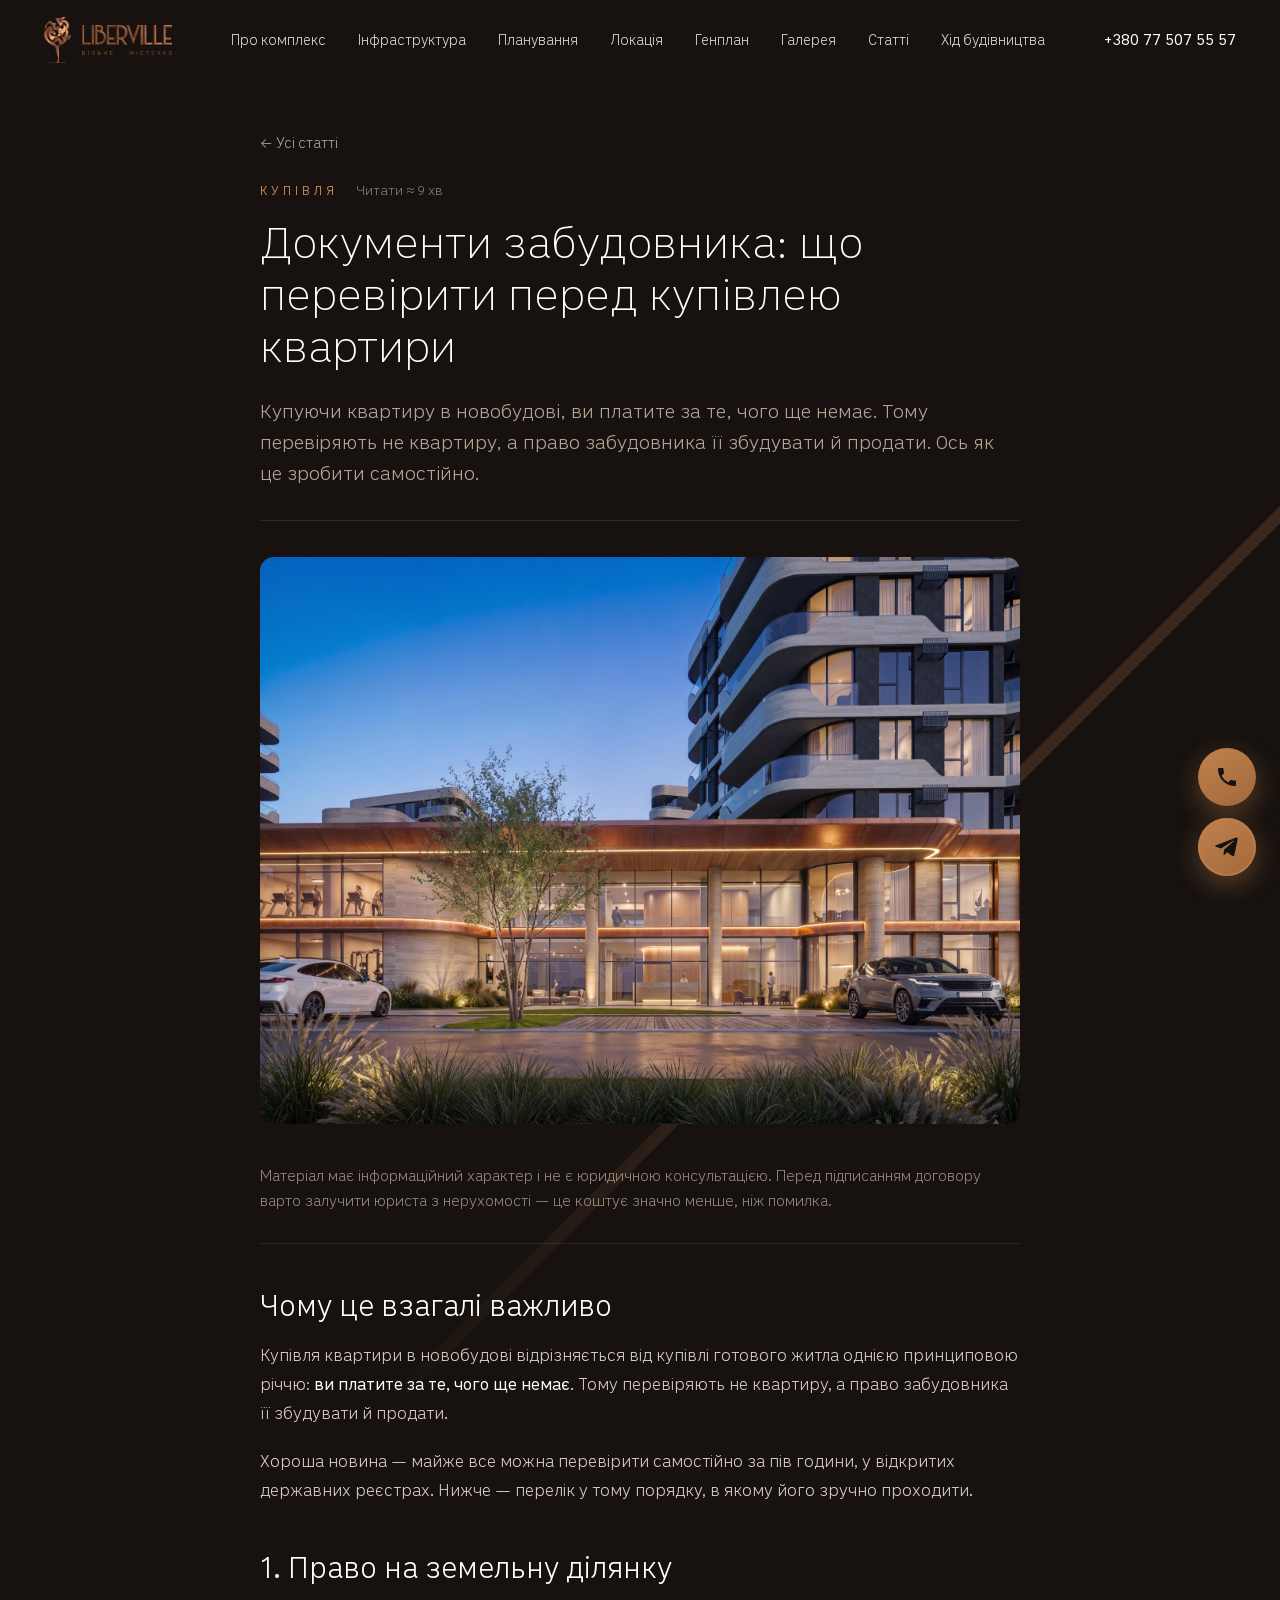
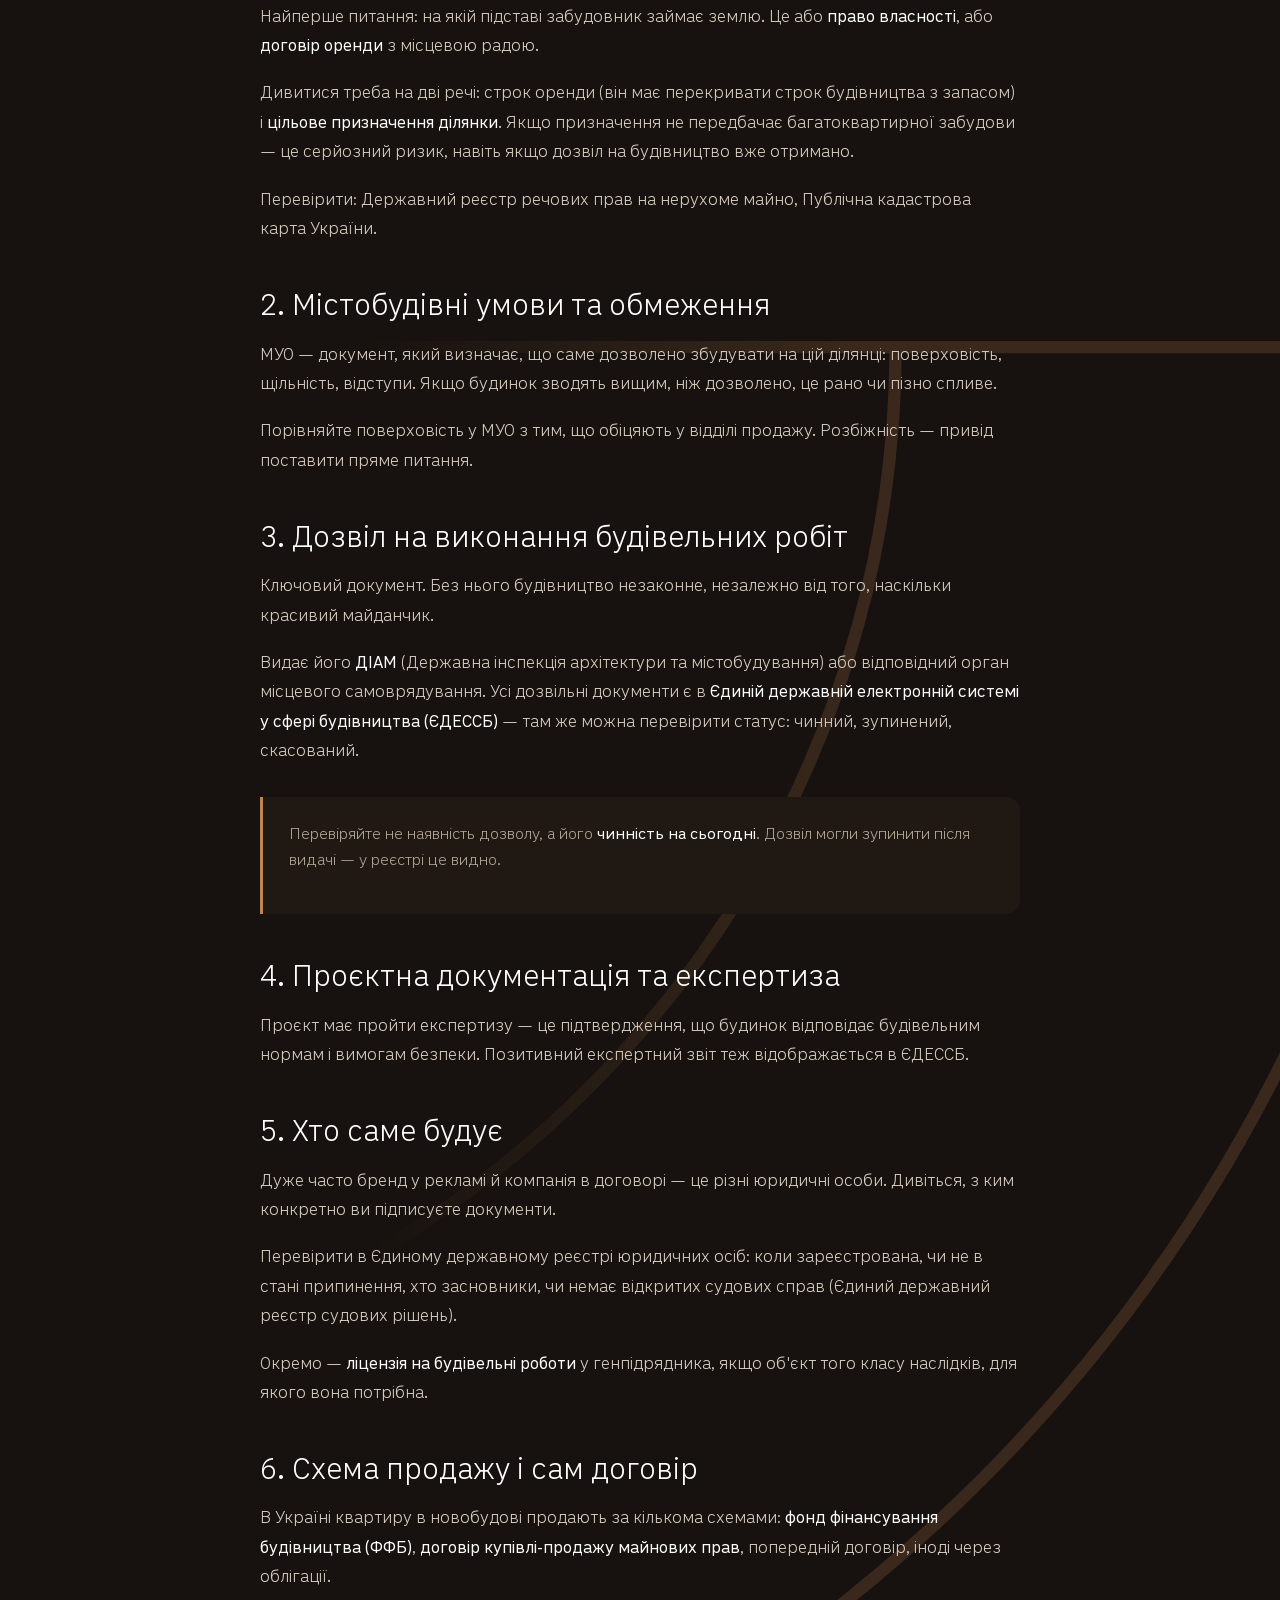
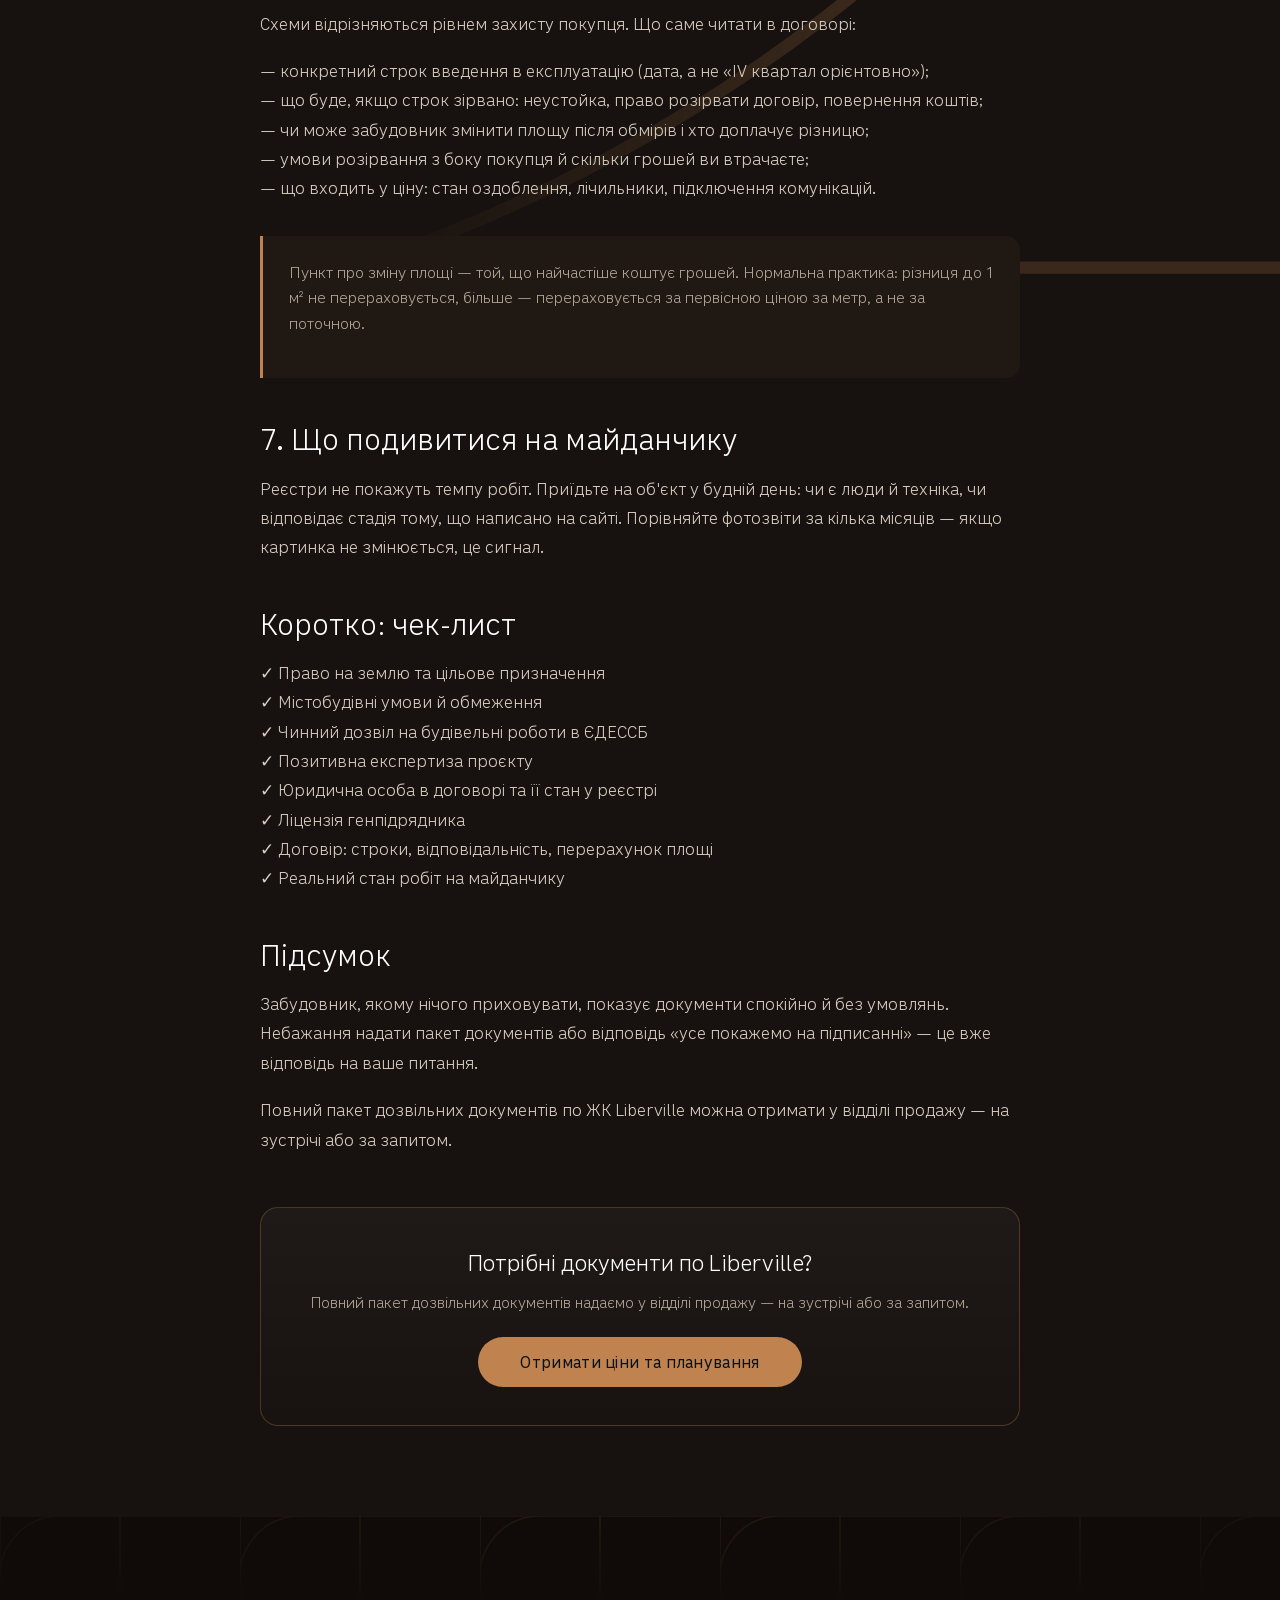
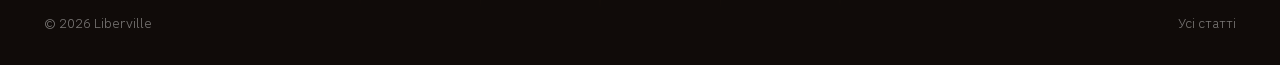
<file: article-dokumenty-novobudova.html>
<!DOCTYPE html>
<html lang="uk">
<head>
  <meta charset="UTF-8">
  <meta name="viewport" content="width=device-width, initial-scale=1.0">

  <!-- Google Tag Manager -->
  <script>(function(w,d,s,l,i){w[l]=w[l]||[];w[l].push({'gtm.start':
  new Date().getTime(),event:'gtm.js'});var f=d.getElementsByTagName(s)[0],
  j=d.createElement(s),dl=l!='dataLayer'?'&l='+l:'';j.async=true;j.src=
  'https://www.googletagmanager.com/gtm.js?id='+i+dl;f.parentNode.insertBefore(j,f);
  })(window,document,'script','dataLayer','GTM-55MV9QTR');</script>
  <!-- End Google Tag Manager -->

  <!-- Google Analytics 4 -->
  <script async src="https://www.googletagmanager.com/gtag/js?id=G-SY2NJYV4XC"></script>
  <script>
    window.dataLayer = window.dataLayer || [];
    function gtag(){dataLayer.push(arguments);}
    gtag('js', new Date());
    gtag('config', 'G-SY2NJYV4XC');
  </script>

  <title>Які документи перевірити перед купівлею квартири в новобудові — Liberville</title>
  <meta name="description" content="Покроковий чек-лист документів забудовника: право на землю, МУО, дозвіл на будівництво в ЄДЕССБ, експертиза проєкту та ключові пункти договору.">
  <link rel="canonical" href="https://liberville.com.ua/article-dokumenty-novobudova.html">
  <meta name="theme-color" content="#17120F">
  <meta property="og:type" content="article">
  <meta property="og:site_name" content="Liberville">
  <meta property="og:title" content="Документи забудовника: що перевірити перед купівлею квартири">
  <meta property="og:description" content="Покроковий чек-лист: що перевірити в реєстрах і на що дивитися в договорі.">
  <meta property="og:url" content="https://liberville.com.ua/article-dokumenty-novobudova.html">
  <meta property="og:image" content="https://liberville.com.ua/assets/img/cam_02.jpg">
  <meta property="og:locale" content="uk_UA">
  <meta name="twitter:card" content="summary_large_image">
  <meta name="twitter:title" content="Документи забудовника: що перевірити перед купівлею квартири">
  <meta name="twitter:image" content="https://liberville.com.ua/assets/img/cam_02.jpg">
  <link rel="icon" href="/favicon.svg" type="image/svg+xml">
  <link rel="manifest" href="/site.webmanifest">
  <link rel="apple-touch-icon" href="/assets/img/apple-touch-icon.png">
  <link rel="preload" href="/assets/fonts/RoadUI-Light.woff2" as="font" type="font/woff2" crossorigin>
  <link rel="preload" href="/assets/fonts/RoadUI-Regular.woff2" as="font" type="font/woff2" crossorigin>
  <link rel="stylesheet" href="css/style.css?v=90f065aa">

  <script type="application/ld+json">
  {
    "@context": "https://schema.org",
    "@type": "Article",
    "headline": "Документи забудовника: що перевірити перед купівлею квартири",
    "description": "Покроковий чек-лист: що перевірити в реєстрах і на що дивитися в договорі.",
    "image": "https://liberville.com.ua/assets/img/cam_02.jpg",
    "inLanguage": "uk",
    "mainEntityOfPage": "https://liberville.com.ua/article-dokumenty-novobudova.html",
    "publisher": {
      "@type": "Organization",
      "name": "Liberville",
      "logo": { "@type": "ImageObject", "url": "https://liberville.com.ua/assets/img/logo-full.svg" }
    },
    "author": { "@type": "Organization", "name": "Liberville" }
  }
  </script>
</head>
<body>
  <!-- Google Tag Manager (noscript) -->
  <noscript><iframe src="https://www.googletagmanager.com/ns.html?id=GTM-55MV9QTR"
  height="0" width="0" style="display:none;visibility:hidden"></iframe></noscript>
  <!-- End Google Tag Manager (noscript) -->

  <header class="header is-scrolled">
    <div class="container header__inner">
      <a href="index.html" class="logo">
        <picture>
          <source srcset="assets/img/logo-mark-bronze.webp" type="image/webp">
          <img src="assets/img/logo-mark-bronze.png" alt="" class="logo__mark">
        </picture>
        <picture>
          <source srcset="assets/img/logo-word-bronze.webp" type="image/webp">
          <img src="assets/img/logo-word-bronze.png" alt="Liberville" class="logo__word">
        </picture>
      </a>
      <nav class="nav" id="nav">
        <a href="index.html#about">Про комплекс</a>
        <a href="index.html#infrastructure">Інфраструктура</a>
        <a href="index.html#plan">Планування</a>
        <a href="index.html#location">Локація</a>
        <a href="index.html#infra-map">Генплан</a>
        <a href="gallery.html">Галерея</a>
        <a href="articles.html">Статті</a>
        <a href="progress.html">Хід будівництва</a>
      </nav>
      <div class="header__right">
        <a href="tel:+380775075557" class="header__phone">+380 77 507 55 57</a>
        <button class="burger" id="burger" aria-label="Меню" aria-expanded="false" aria-controls="nav"><span></span><span></span><span></span></button>
      </div>
    </div>
  </header>

  <article class="article has-pattern has-pattern--right">
    <div class="container">
      <div class="article__wrap">
        <a href="articles.html" class="article__back">← Усі статті</a>

        <div class="article__meta">
          <span class="eyebrow">Купівля</span>
          <span>Читати ≈ 9 хв</span>
        </div>

        <h1>Документи забудовника: що перевірити перед купівлею квартири</h1>

        <p class="article__lead">Купуючи квартиру в новобудові, ви платите за те, чого ще немає. Тому перевіряють не квартиру, а право забудовника її збудувати й продати. Ось як це зробити самостійно.</p>

        <img class="article__cover" src="assets/img/cam_02.jpg" alt="Житловий квартал Liberville у Ходосівці" loading="lazy" decoding="async">

        <div class="article__body">
          <p class="article__lead" style="font-size:15px;opacity:.8">Матеріал має інформаційний характер і не є юридичною консультацією. Перед підписанням договору варто залучити юриста з нерухомості — це коштує значно менше, ніж помилка.</p>

          <h2>Чому це взагалі важливо</h2>
          <p>Купівля квартири в новобудові відрізняється від купівлі готового житла однією принциповою річчю: <strong>ви платите за те, чого ще немає</strong>. Тому перевіряють не квартиру, а право забудовника її збудувати й продати.</p>
          <p>Хороша новина — майже все можна перевірити самостійно за пів години, у відкритих державних реєстрах. Нижче — перелік у тому порядку, в якому його зручно проходити.</p>

          <h2>1. Право на земельну ділянку</h2>
          <p>Найперше питання: на якій підставі забудовник займає землю. Це або <strong>право власності</strong>, або <strong>договір оренди</strong> з місцевою радою.</p>
          <p>Дивитися треба на дві речі: строк оренди (він має перекривати строк будівництва з запасом) і <strong>цільове призначення ділянки</strong>. Якщо призначення не передбачає багатоквартирної забудови — це серйозний ризик, навіть якщо дозвіл на будівництво вже отримано.</p>
          <p>Перевірити: Державний реєстр речових прав на нерухоме майно, Публічна кадастрова карта України.</p>

          <h2>2. Містобудівні умови та обмеження</h2>
          <p>МУО — документ, який визначає, що саме дозволено збудувати на цій ділянці: поверховість, щільність, відступи. Якщо будинок зводять вищим, ніж дозволено, це рано чи пізно спливе.</p>
          <p>Порівняйте поверховість у МУО з тим, що обіцяють у відділі продажу. Розбіжність — привід поставити пряме питання.</p>

          <h2>3. Дозвіл на виконання будівельних робіт</h2>
          <p>Ключовий документ. Без нього будівництво незаконне, незалежно від того, наскільки красивий майданчик.</p>
          <p>Видає його <strong>ДІАМ</strong> (Державна інспекція архітектури та містобудування) або відповідний орган місцевого самоврядування. Усі дозвільні документи є в <strong>Єдиній державній електронній системі у сфері будівництва (ЄДЕССБ)</strong> — там же можна перевірити статус: чинний, зупинений, скасований.</p>

          <div class="article__note">
            <p>Перевіряйте не наявність дозволу, а його <strong>чинність на сьогодні</strong>. Дозвіл могли зупинити після видачі — у реєстрі це видно.</p>
          </div>

          <h2>4. Проєктна документація та експертиза</h2>
          <p>Проєкт має пройти експертизу — це підтвердження, що будинок відповідає будівельним нормам і вимогам безпеки. Позитивний експертний звіт теж відображається в ЄДЕССБ.</p>

          <h2>5. Хто саме будує</h2>
          <p>Дуже часто бренд у рекламі й компанія в договорі — це різні юридичні особи. Дивіться, з ким конкретно ви підписуєте документи.</p>
          <p>Перевірити в Єдиному державному реєстрі юридичних осіб: коли зареєстрована, чи не в стані припинення, хто засновники, чи немає відкритих судових справ (Єдиний державний реєстр судових рішень).</p>
          <p>Окремо — <strong>ліцензія на будівельні роботи</strong> у генпідрядника, якщо об'єкт того класу наслідків, для якого вона потрібна.</p>

          <h2>6. Схема продажу і сам договір</h2>
          <p>В Україні квартиру в новобудові продають за кількома схемами: <strong>фонд фінансування будівництва (ФФБ)</strong>, <strong>договір купівлі-продажу майнових прав</strong>, попередній договір, іноді через облігації.</p>
          <p>Схеми відрізняються рівнем захисту покупця. Що саме читати в договорі:</p>
          <p>— конкретний строк введення в експлуатацію (дата, а не «IV квартал орієнтовно»);<br>
             — що буде, якщо строк зірвано: неустойка, право розірвати договір, повернення коштів;<br>
             — чи може забудовник змінити площу після обмірів і хто доплачує різницю;<br>
             — умови розірвання з боку покупця й скільки грошей ви втрачаєте;<br>
             — що входить у ціну: стан оздоблення, лічильники, підключення комунікацій.</p>

          <div class="article__note">
            <p>Пункт про зміну площі — той, що найчастіше коштує грошей. Нормальна практика: різниця до 1 м² не перераховується, більше — перераховується за первісною ціною за метр, а не за поточною.</p>
          </div>

          <h2>7. Що подивитися на майданчику</h2>
          <p>Реєстри не покажуть темпу робіт. Приїдьте на об'єкт у будній день: чи є люди й техніка, чи відповідає стадія тому, що написано на сайті. Порівняйте фотозвіти за кілька місяців — якщо картинка не змінюється, це сигнал.</p>

          <h2>Коротко: чек-лист</h2>
          <p>✓ Право на землю та цільове призначення<br>
             ✓ Містобудівні умови й обмеження<br>
             ✓ Чинний дозвіл на будівельні роботи в ЄДЕССБ<br>
             ✓ Позитивна експертиза проєкту<br>
             ✓ Юридична особа в договорі та її стан у реєстрі<br>
             ✓ Ліцензія генпідрядника<br>
             ✓ Договір: строки, відповідальність, перерахунок площі<br>
             ✓ Реальний стан робіт на майданчику</p>

          <h2>Підсумок</h2>
          <p>Забудовник, якому нічого приховувати, показує документи спокійно й без умовлянь. Небажання надати пакет документів або відповідь «усе покажемо на підписанні» — це вже відповідь на ваше питання.</p>
          <p>Повний пакет дозвільних документів по ЖК Liberville можна отримати у відділі продажу — на зустрічі або за запитом.</p>
        </div>

        <div class="article__cta">
          <h3>Потрібні документи по Liberville?</h3>
          <p>Повний пакет дозвільних документів надаємо у відділі продажу — на зустрічі або за запитом.</p>
          <button class="btn btn--accent btn--lg js-open-modal">Отримати ціни та планування</button>
        </div>
      </div>
    </div>
  </article>

  <footer class="footer has-grid">
    <div class="container footer__bottom">
      <span>© 2026 Liberville</span>
      <a href="articles.html">Усі статті</a>
    </div>
  </footer>

  <!-- МОДАЛЬНЕ ВІКНО ЗАЯВКИ -->
  <div class="modal" id="modal">
    <div class="modal__overlay js-close-modal"></div>
    <div class="modal__box has-pattern has-pattern--right">
      <button class="modal__close js-close-modal" aria-label="Закрити">&times;</button>
      <h3 class="modal__title">Залишити заявку</h3>
      <p class="modal__text">Надішлемо актуальні ціни, планування та умови розстрочки. Менеджер зв'яжеться найближчим часом.</p>
      <form class="form" id="form">
        <input type="text" name="name" placeholder="Ваше ім'я" required>
        <input type="tel" name="phone" placeholder="+380 __ ___ __ __" required>
        <input type="text" name="_gotcha" tabindex="-1" autocomplete="off" aria-hidden="true" style="position:absolute;left:-9999px;width:1px;height:1px;opacity:0">
        <label class="form__consent">
          <input type="checkbox" name="consent" required>
          <span>Я погоджуюсь на обробку персональних даних згідно з <a href="privacy.html" target="_blank" rel="noopener">Політикою конфіденційності</a></span>
        </label>
        <button type="submit" class="btn btn--accent btn--full">Отримати ціни</button>
      </form>
      <div class="form__success" id="formSuccess">
        <h3>Дякуємо!</h3>
        <p>Ваша заявка прийнята. Менеджер зв'яжеться з вами найближчим часом.</p>
      </div>
    </div>
  </div>

  <script src="js/main.js?v=7bb03f52"></script>

  <!-- Плаваюча кнопка дзвінка -->
  <a class="call-fab" href="tel:+380775075557"
     aria-label="Зателефонувати: +380 77 507 55 57" title="Зателефонувати">
    <svg viewBox="0 0 24 24" aria-hidden="true" focusable="false">
      <path d="M6.62 10.79c1.44 2.83 3.76 5.14 6.59 6.59l2.2-2.2c.27-.27.67-.36 1.02-.24 1.12.37 2.33.57 3.57.57.55 0 1 .45 1 1V20c0 .55-.45 1-1 1-9.39 0-17-7.61-17-17 0-.55.45-1 1-1h3.5c.55 0 1 .45 1 1 0 1.25.2 2.45.57 3.57.11.35.03.74-.25 1.02l-2.2 2.2z"/>
    </svg>
  </a>

  <!-- Плаваюча кнопка Telegram -->
  <a class="tg-fab" href="https://t.me/tdkhodosivka" target="_blank" rel="noopener"
     aria-label="Написати нам у Telegram" title="Написати у Telegram">
    <svg viewBox="0 0 24 24" aria-hidden="true" focusable="false">
      <path d="M21.94 4.6l-3.02 14.26c-.23 1.01-.83 1.26-1.68.78l-4.64-3.42-2.24 2.16c-.25.25-.46.46-.94.46l.33-4.73 8.6-7.77c.37-.33-.08-.52-.58-.19l-10.63 6.7-4.58-1.43c-1-.31-1.02-1 .21-1.48L20.65 3.1c.83-.3 1.55.2 1.29 1.5z"/>
    </svg>
  </a>
</body>
</html>
</file>
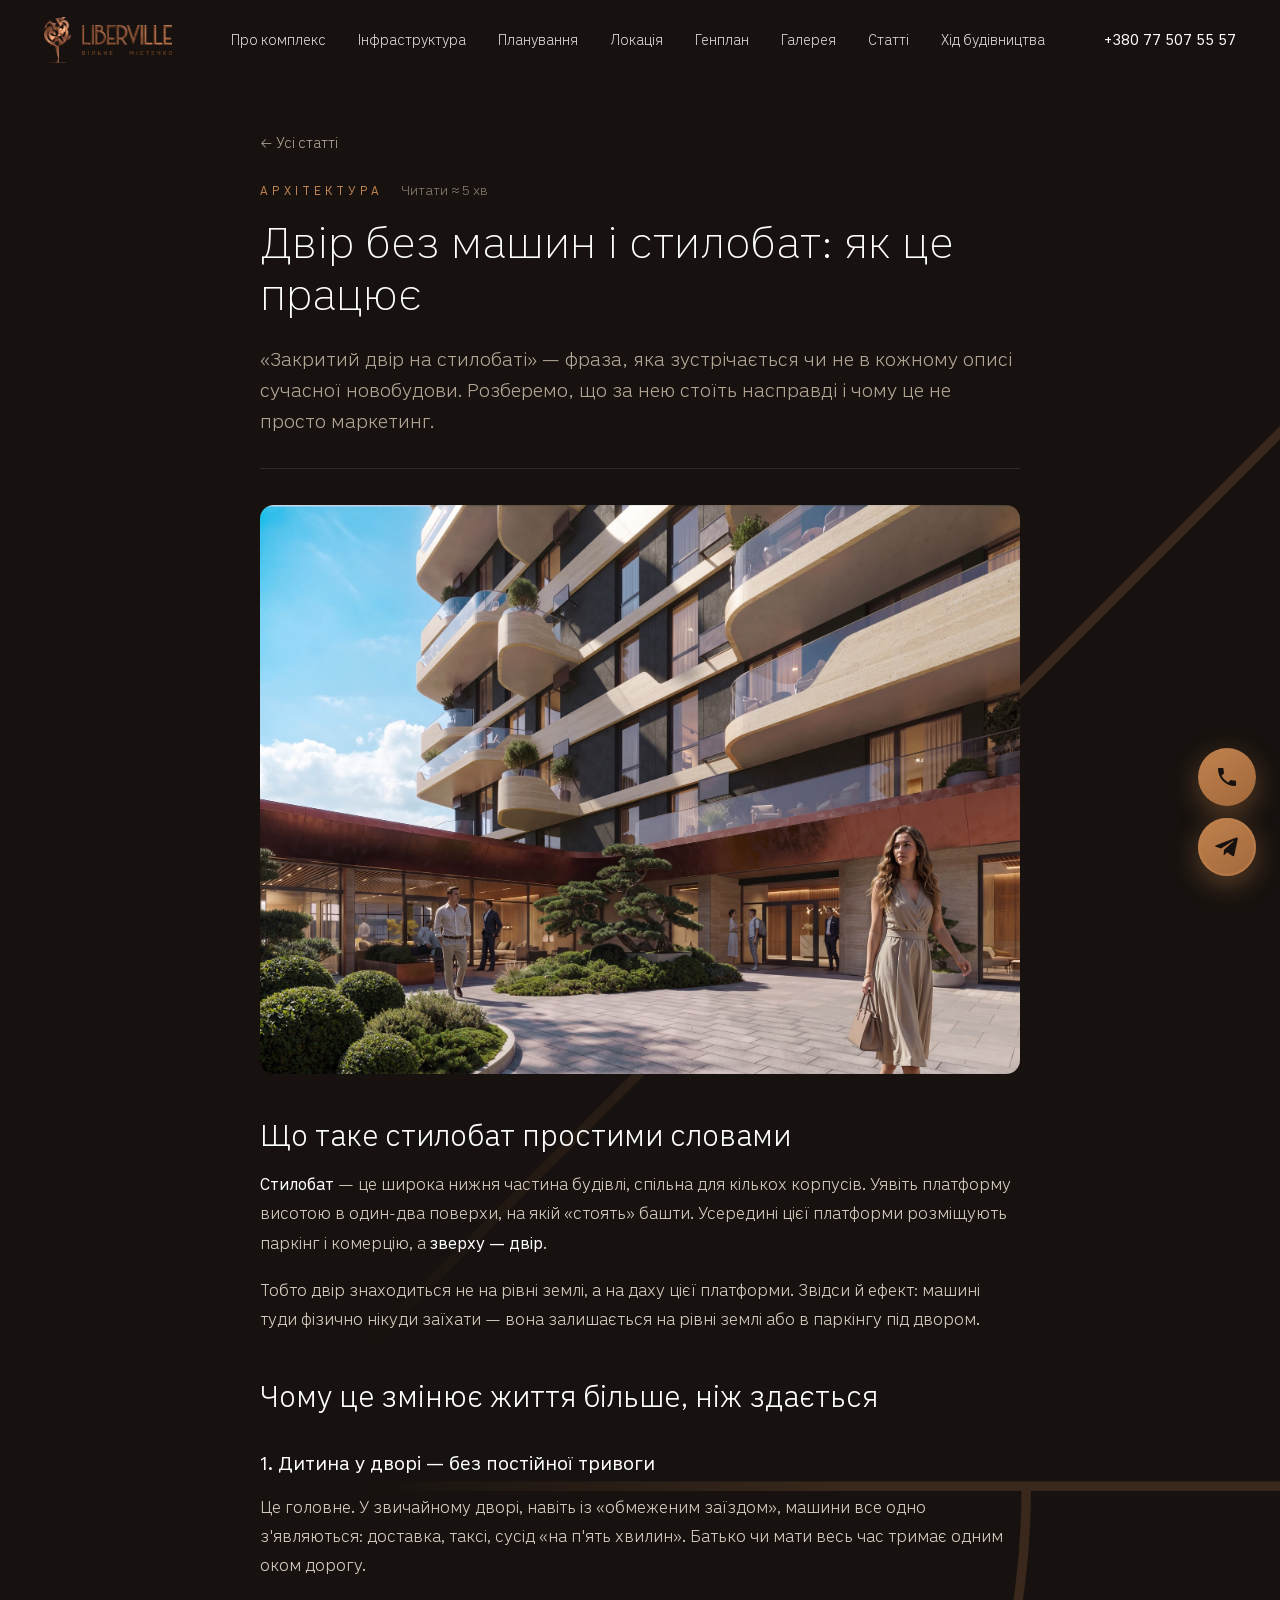
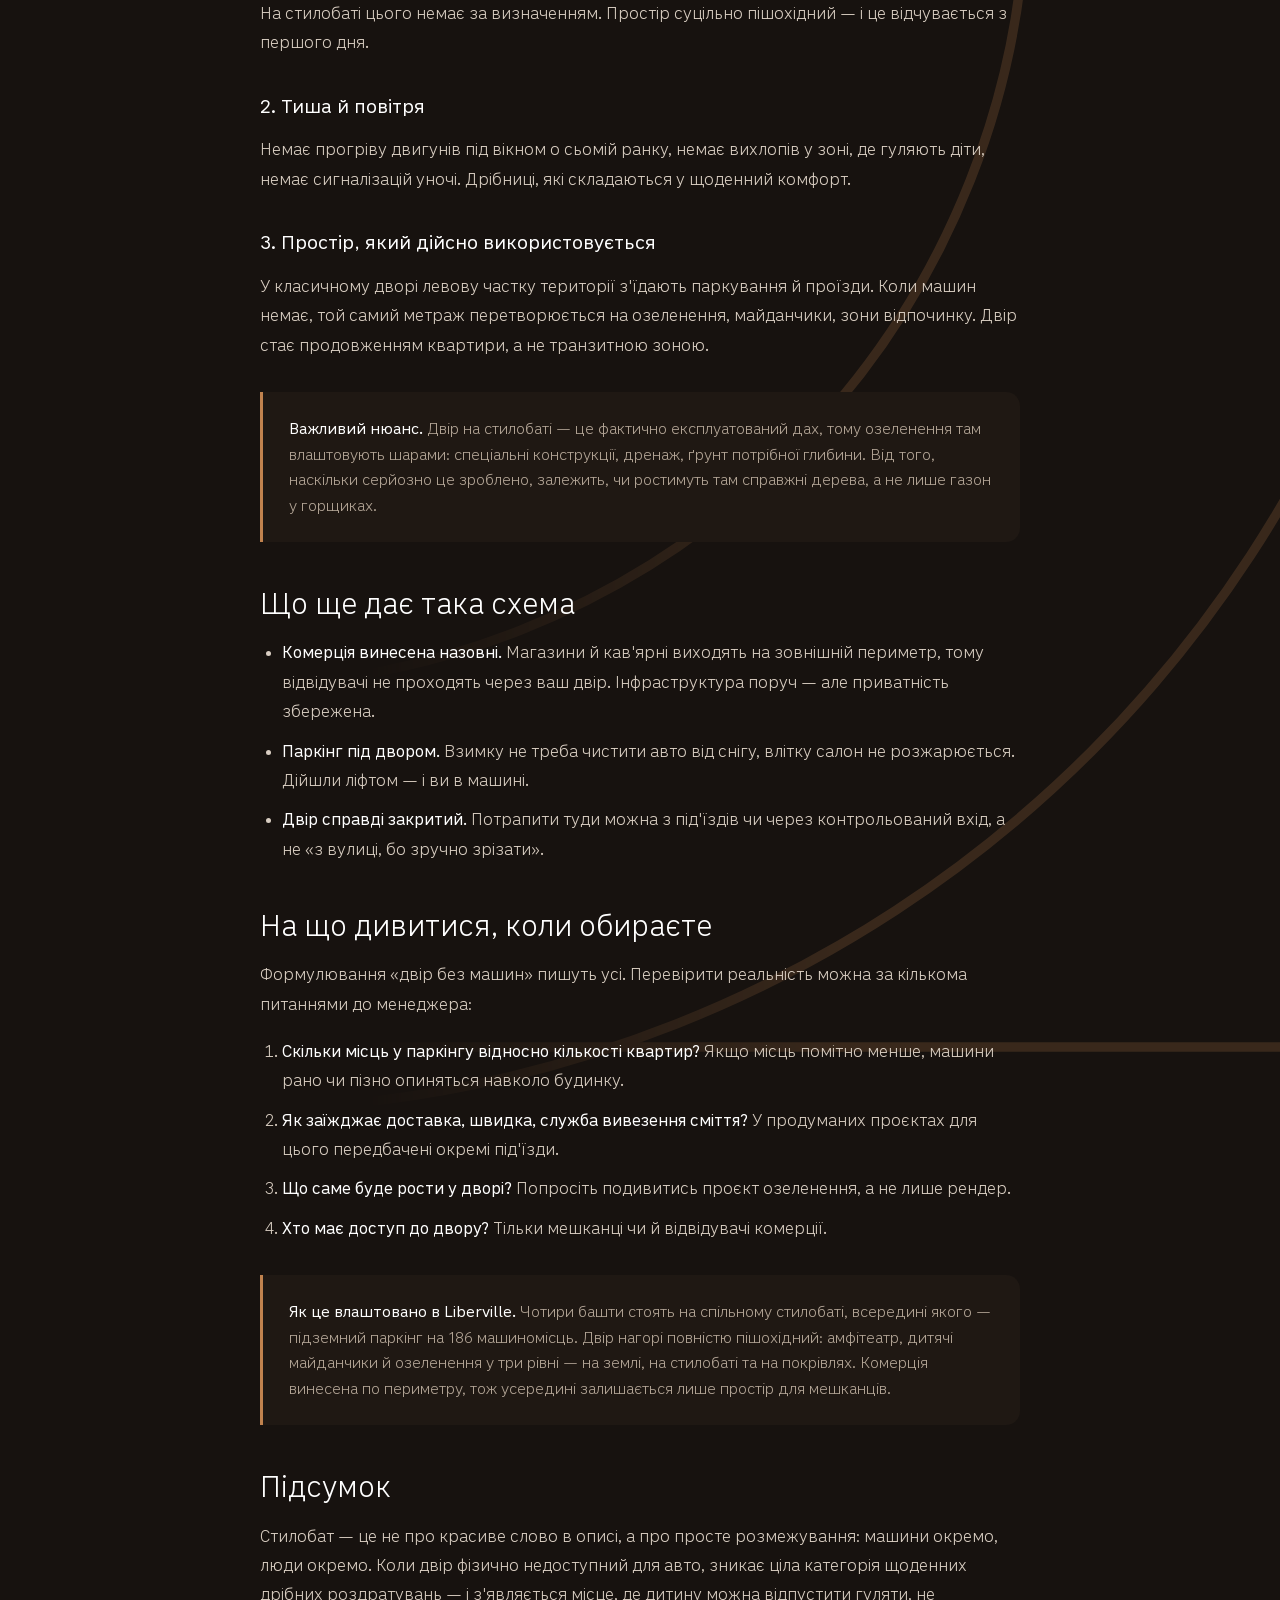
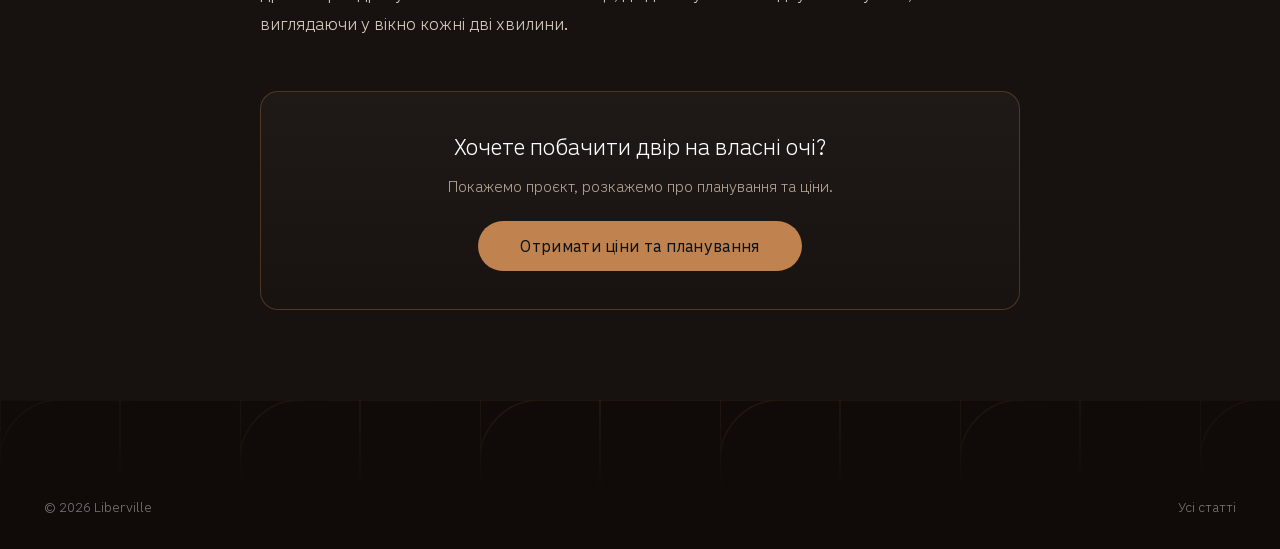
<file: article-dvir-bez-mashyn.html>
<!DOCTYPE html>
<html lang="uk">
<head>
  <meta charset="UTF-8">
  <meta name="viewport" content="width=device-width, initial-scale=1.0">

  <!-- Google Tag Manager -->
  <script>(function(w,d,s,l,i){w[l]=w[l]||[];w[l].push({'gtm.start':
  new Date().getTime(),event:'gtm.js'});var f=d.getElementsByTagName(s)[0],
  j=d.createElement(s),dl=l!='dataLayer'?'&l='+l:'';j.async=true;j.src=
  'https://www.googletagmanager.com/gtm.js?id='+i+dl;f.parentNode.insertBefore(j,f);
  })(window,document,'script','dataLayer','GTM-55MV9QTR');</script>
  <!-- End Google Tag Manager -->

  <!-- Google Analytics 4 -->
  <script async src="https://www.googletagmanager.com/gtag/js?id=G-SY2NJYV4XC"></script>
  <script>
    window.dataLayer = window.dataLayer || [];
    function gtag(){dataLayer.push(arguments);}
    gtag('js', new Date());
    gtag('config', 'G-SY2NJYV4XC');
  </script>

  <title>Двір без машин і стилобат: як це працює — Liberville</title>
  <meta name="description" content="Що таке стилобат у новобудові, як влаштований двір без машин і що це змінює у щоденному житті. Пояснюємо простими словами.">
  <link rel="canonical" href="https://liberville.com.ua/article-dvir-bez-mashyn.html">
  <meta name="theme-color" content="#17120F">
  <meta property="og:type" content="article">
  <meta property="og:site_name" content="Liberville">
  <meta property="og:title" content="Двір без машин і стилобат: як це працює">
  <meta property="og:description" content="Модне словосполучення з описів новобудов — і що воно означає для щоденного життя.">
  <meta property="og:url" content="https://liberville.com.ua/article-dvir-bez-mashyn.html">
  <meta property="og:image" content="https://liberville.com.ua/assets/img/cam_05.jpg">
  <meta property="og:locale" content="uk_UA">
  <meta name="twitter:card" content="summary_large_image">
  <meta name="twitter:title" content="Двір без машин і стилобат: як це працює">
  <meta name="twitter:image" content="https://liberville.com.ua/assets/img/cam_05.jpg">
  <link rel="icon" href="/favicon.svg" type="image/svg+xml">
  <link rel="manifest" href="/site.webmanifest">
  <link rel="apple-touch-icon" href="/assets/img/apple-touch-icon.png">
  <link rel="preload" href="/assets/fonts/RoadUI-Light.woff2" as="font" type="font/woff2" crossorigin>
  <link rel="preload" href="/assets/fonts/RoadUI-Regular.woff2" as="font" type="font/woff2" crossorigin>
  <link rel="stylesheet" href="css/style.css?v=90f065aa">

  <script type="application/ld+json">
  {
    "@context": "https://schema.org",
    "@type": "Article",
    "headline": "Двір без машин і стилобат: як це працює",
    "description": "Що таке стилобат у новобудові, як влаштований двір без машин і що це змінює у щоденному житті.",
    "image": "https://liberville.com.ua/assets/img/cam_05.jpg",
    "inLanguage": "uk",
    "mainEntityOfPage": "https://liberville.com.ua/article-dvir-bez-mashyn.html",
    "publisher": {
      "@type": "Organization",
      "name": "Liberville",
      "logo": { "@type": "ImageObject", "url": "https://liberville.com.ua/assets/img/logo-full.svg" }
    },
    "author": { "@type": "Organization", "name": "Liberville" }
  }
  </script>
</head>
<body>
  <!-- Google Tag Manager (noscript) -->
  <noscript><iframe src="https://www.googletagmanager.com/ns.html?id=GTM-55MV9QTR"
  height="0" width="0" style="display:none;visibility:hidden"></iframe></noscript>
  <!-- End Google Tag Manager (noscript) -->

  <header class="header is-scrolled">
    <div class="container header__inner">
      <a href="index.html" class="logo">
        <picture>
          <source srcset="assets/img/logo-mark-bronze.webp" type="image/webp">
          <img src="assets/img/logo-mark-bronze.png" alt="" class="logo__mark">
        </picture>
        <picture>
          <source srcset="assets/img/logo-word-bronze.webp" type="image/webp">
          <img src="assets/img/logo-word-bronze.png" alt="Liberville" class="logo__word">
        </picture>
      </a>
      <nav class="nav" id="nav">
        <a href="index.html#about">Про комплекс</a>
        <a href="index.html#infrastructure">Інфраструктура</a>
        <a href="index.html#plan">Планування</a>
        <a href="index.html#location">Локація</a>
        <a href="index.html#infra-map">Генплан</a>
        <a href="gallery.html">Галерея</a>
        <a href="articles.html">Статті</a>
        <a href="progress.html">Хід будівництва</a>
      </nav>
      <div class="header__right">
        <a href="tel:+380775075557" class="header__phone">+380 77 507 55 57</a>
        <button class="burger" id="burger" aria-label="Меню" aria-expanded="false" aria-controls="nav"><span></span><span></span><span></span></button>
      </div>
    </div>
  </header>

  <article class="article has-pattern has-pattern--right">
    <div class="container">
      <div class="article__wrap">
        <a href="articles.html" class="article__back">← Усі статті</a>

        <div class="article__meta">
          <span class="eyebrow">Архітектура</span>
          <span>Читати ≈ 5 хв</span>
        </div>

        <h1>Двір без машин і стилобат: як це працює</h1>

        <p class="article__lead">«Закритий двір на стилобаті» — фраза, яка зустрічається чи не в кожному описі сучасної новобудови. Розберемо, що за нею стоїть насправді і чому це не просто маркетинг.</p>

        <img class="article__cover" src="assets/img/cam_05.jpg" alt="Внутрішній двір житлового кварталу Liberville" loading="lazy" decoding="async">

        <div class="article__body">
          <h2>Що таке стилобат простими словами</h2>
          <p><strong>Стилобат</strong> — це широка нижня частина будівлі, спільна для кількох корпусів. Уявіть платформу висотою в один-два поверхи, на якій «стоять» башти. Усередині цієї платформи розміщують паркінг і комерцію, а <strong>зверху — двір</strong>.</p>
          <p>Тобто двір знаходиться не на рівні землі, а на даху цієї платформи. Звідси й ефект: машині туди фізично нікуди заїхати — вона залишається на рівні землі або в паркінгу під двором.</p>

          <h2>Чому це змінює життя більше, ніж здається</h2>

          <h3>1. Дитина у дворі — без постійної тривоги</h3>
          <p>Це головне. У звичайному дворі, навіть із «обмеженим заїздом», машини все одно з'являються: доставка, таксі, сусід «на п'ять хвилин». Батько чи мати весь час тримає одним оком дорогу.</p>
          <p>На стилобаті цього немає за визначенням. Простір суцільно пішохідний — і це відчувається з першого дня.</p>

          <h3>2. Тиша й повітря</h3>
          <p>Немає прогріву двигунів під вікном о сьомій ранку, немає вихлопів у зоні, де гуляють діти, немає сигналізацій уночі. Дрібниці, які складаються у щоденний комфорт.</p>

          <h3>3. Простір, який дійсно використовується</h3>
          <p>У класичному дворі левову частку території з'їдають паркування й проїзди. Коли машин немає, той самий метраж перетворюється на озеленення, майданчики, зони відпочинку. Двір стає продовженням квартири, а не транзитною зоною.</p>

          <div class="article__note">
            <strong>Важливий нюанс.</strong> Двір на стилобаті — це фактично експлуатований дах, тому озеленення там влаштовують шарами: спеціальні конструкції, дренаж, ґрунт потрібної глибини. Від того, наскільки серйозно це зроблено, залежить, чи ростимуть там справжні дерева, а не лише газон у горщиках.
          </div>

          <h2>Що ще дає така схема</h2>
          <ul>
            <li><strong>Комерція винесена назовні.</strong> Магазини й кав'ярні виходять на зовнішній периметр, тому відвідувачі не проходять через ваш двір. Інфраструктура поруч — але приватність збережена.</li>
            <li><strong>Паркінг під двором.</strong> Взимку не треба чистити авто від снігу, влітку салон не розжарюється. Дійшли ліфтом — і ви в машині.</li>
            <li><strong>Двір справді закритий.</strong> Потрапити туди можна з під'їздів чи через контрольований вхід, а не «з вулиці, бо зручно зрізати».</li>
          </ul>

          <h2>На що дивитися, коли обираєте</h2>
          <p>Формулювання «двір без машин» пишуть усі. Перевірити реальність можна за кількома питаннями до менеджера:</p>
          <ol>
            <li><strong>Скільки місць у паркінгу відносно кількості квартир?</strong> Якщо місць помітно менше, машини рано чи пізно опиняться навколо будинку.</li>
            <li><strong>Як заїжджає доставка, швидка, служба вивезення сміття?</strong> У продуманих проєктах для цього передбачені окремі під'їзди.</li>
            <li><strong>Що саме буде рости у дворі?</strong> Попросіть подивитись проєкт озеленення, а не лише рендер.</li>
            <li><strong>Хто має доступ до двору?</strong> Тільки мешканці чи й відвідувачі комерції.</li>
          </ol>

          <div class="article__note">
            <strong>Як це влаштовано в Liberville.</strong> Чотири башти стоять на спільному стилобаті, всередині якого — підземний паркінг на 186 машиномісць. Двір нагорі повністю пішохідний: амфітеатр, дитячі майданчики й озеленення у три рівні — на землі, на стилобаті та на покрівлях. Комерція винесена по периметру, тож усередині залишається лише простір для мешканців.
          </div>

          <h2>Підсумок</h2>
          <p>Стилобат — це не про красиве слово в описі, а про просте розмежування: машини окремо, люди окремо. Коли двір фізично недоступний для авто, зникає ціла категорія щоденних дрібних роздратувань — і з'являється місце, де дитину можна відпустити гуляти, не виглядаючи у вікно кожні дві хвилини.</p>
        </div>

        <div class="article__cta">
          <h3>Хочете побачити двір на власні очі?</h3>
          <p>Покажемо проєкт, розкажемо про планування та ціни.</p>
          <button class="btn btn--accent btn--lg js-open-modal">Отримати ціни та планування</button>
        </div>
      </div>
    </div>
  </article>

  <footer class="footer has-grid">
    <div class="container footer__bottom">
      <span>© 2026 Liberville</span>
      <a href="articles.html">Усі статті</a>
    </div>
  </footer>

  <!-- МОДАЛЬНЕ ВІКНО ЗАЯВКИ -->
  <div class="modal" id="modal">
    <div class="modal__overlay js-close-modal"></div>
    <div class="modal__box has-pattern has-pattern--right">
      <button class="modal__close js-close-modal" aria-label="Закрити">&times;</button>
      <h3 class="modal__title">Залишити заявку</h3>
      <p class="modal__text">Надішлемо актуальні ціни, планування та умови розстрочки. Менеджер зв'яжеться найближчим часом.</p>
      <form class="form" id="form">
        <input type="text" name="name" placeholder="Ваше ім'я" required>
        <input type="tel" name="phone" placeholder="+380 __ ___ __ __" required>
        <input type="text" name="_gotcha" tabindex="-1" autocomplete="off" aria-hidden="true" style="position:absolute;left:-9999px;width:1px;height:1px;opacity:0">
        <label class="form__consent">
          <input type="checkbox" name="consent" required>
          <span>Я погоджуюсь на обробку персональних даних згідно з <a href="privacy.html" target="_blank" rel="noopener">Політикою конфіденційності</a></span>
        </label>
        <button type="submit" class="btn btn--accent btn--full">Отримати ціни</button>
      </form>
      <div class="form__success" id="formSuccess">
        <h3>Дякуємо!</h3>
        <p>Ваша заявка прийнята. Менеджер зв'яжеться з вами найближчим часом.</p>
      </div>
    </div>
  </div>

  <script src="js/main.js?v=7bb03f52"></script>

  <!-- Плаваюча кнопка дзвінка -->
  <a class="call-fab" href="tel:+380775075557"
     aria-label="Зателефонувати: +380 77 507 55 57" title="Зателефонувати">
    <svg viewBox="0 0 24 24" aria-hidden="true" focusable="false">
      <path d="M6.62 10.79c1.44 2.83 3.76 5.14 6.59 6.59l2.2-2.2c.27-.27.67-.36 1.02-.24 1.12.37 2.33.57 3.57.57.55 0 1 .45 1 1V20c0 .55-.45 1-1 1-9.39 0-17-7.61-17-17 0-.55.45-1 1-1h3.5c.55 0 1 .45 1 1 0 1.25.2 2.45.57 3.57.11.35.03.74-.25 1.02l-2.2 2.2z"/>
    </svg>
  </a>

  <!-- Плаваюча кнопка Telegram -->
  <a class="tg-fab" href="https://t.me/tdkhodosivka" target="_blank" rel="noopener"
     aria-label="Написати нам у Telegram" title="Написати у Telegram">
    <svg viewBox="0 0 24 24" aria-hidden="true" focusable="false">
      <path d="M21.94 4.6l-3.02 14.26c-.23 1.01-.83 1.26-1.68.78l-4.64-3.42-2.24 2.16c-.25.25-.46.46-.94.46l.33-4.73 8.6-7.77c.37-.33-.08-.52-.58-.19l-10.63 6.7-4.58-1.43c-1-.31-1.02-1 .21-1.48L20.65 3.1c.83-.3 1.55.2 1.29 1.5z"/>
    </svg>
  </a>
</body>
</html>
</file>
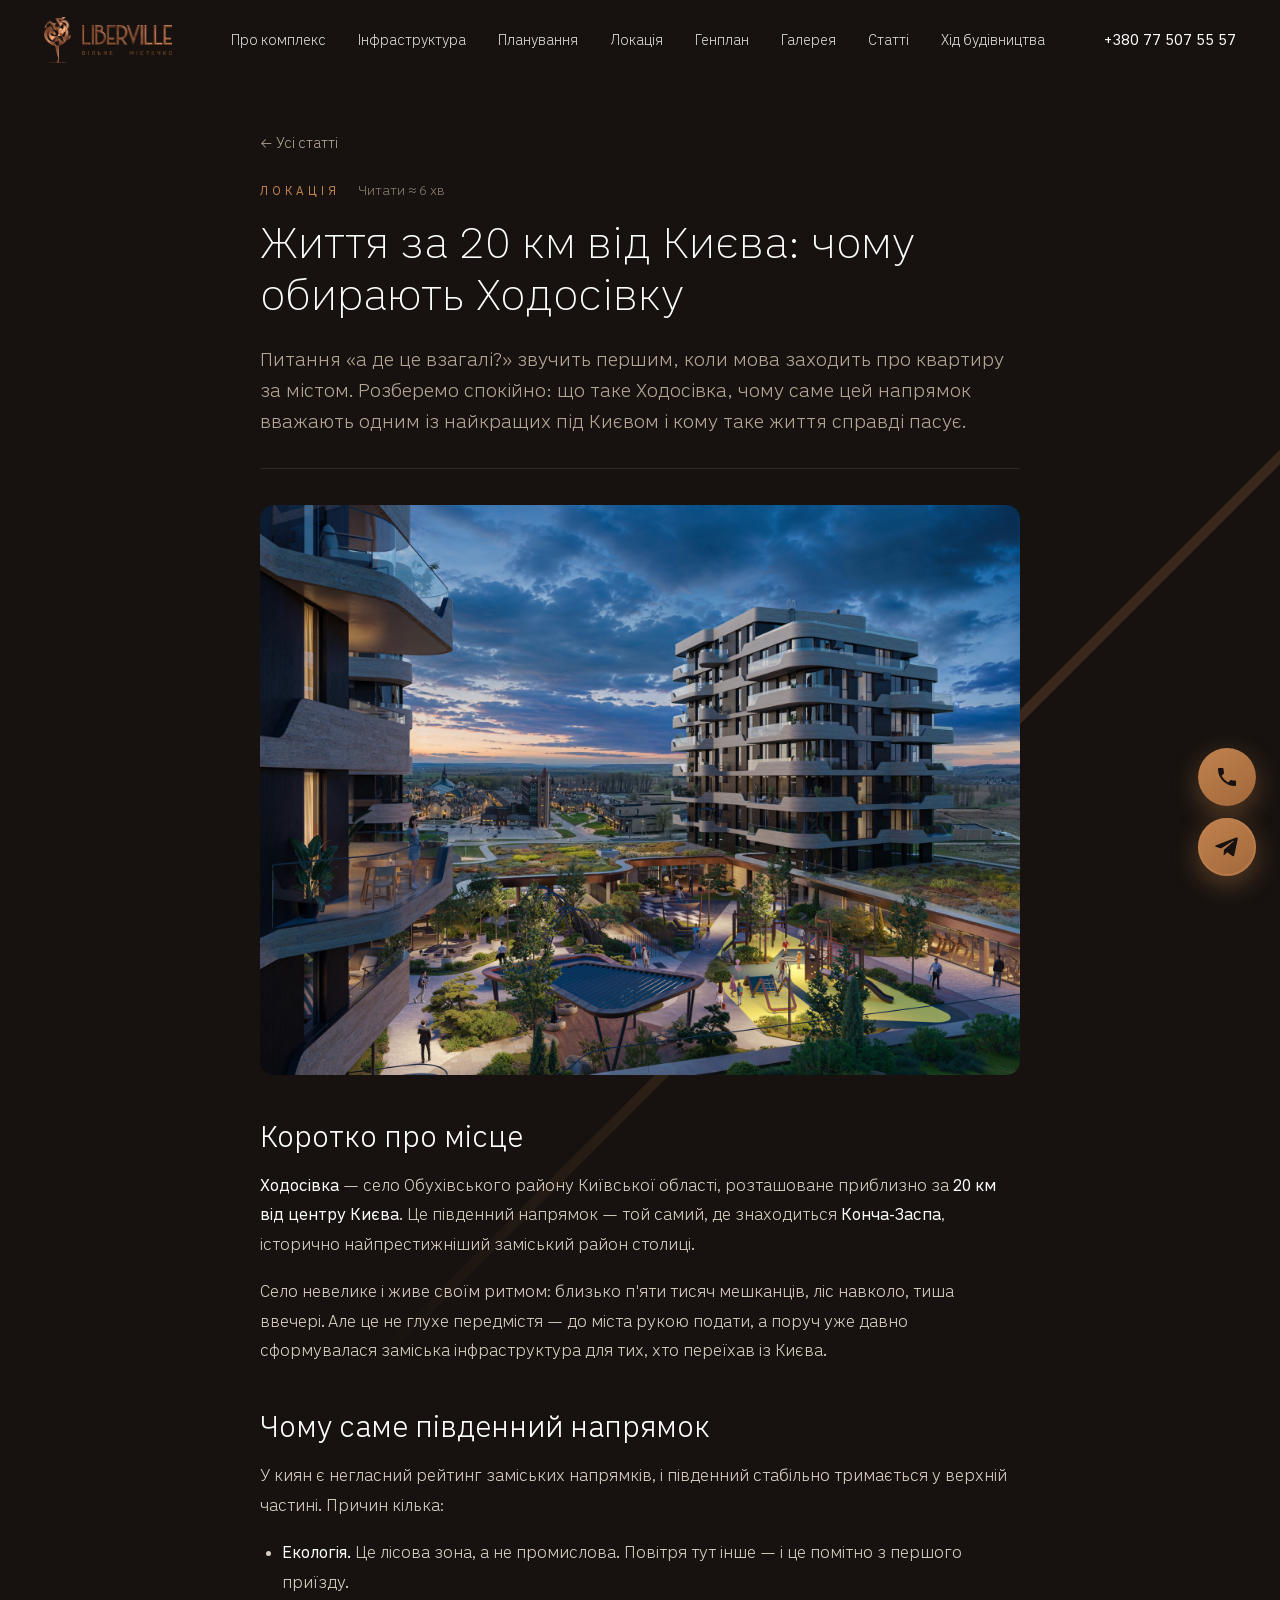
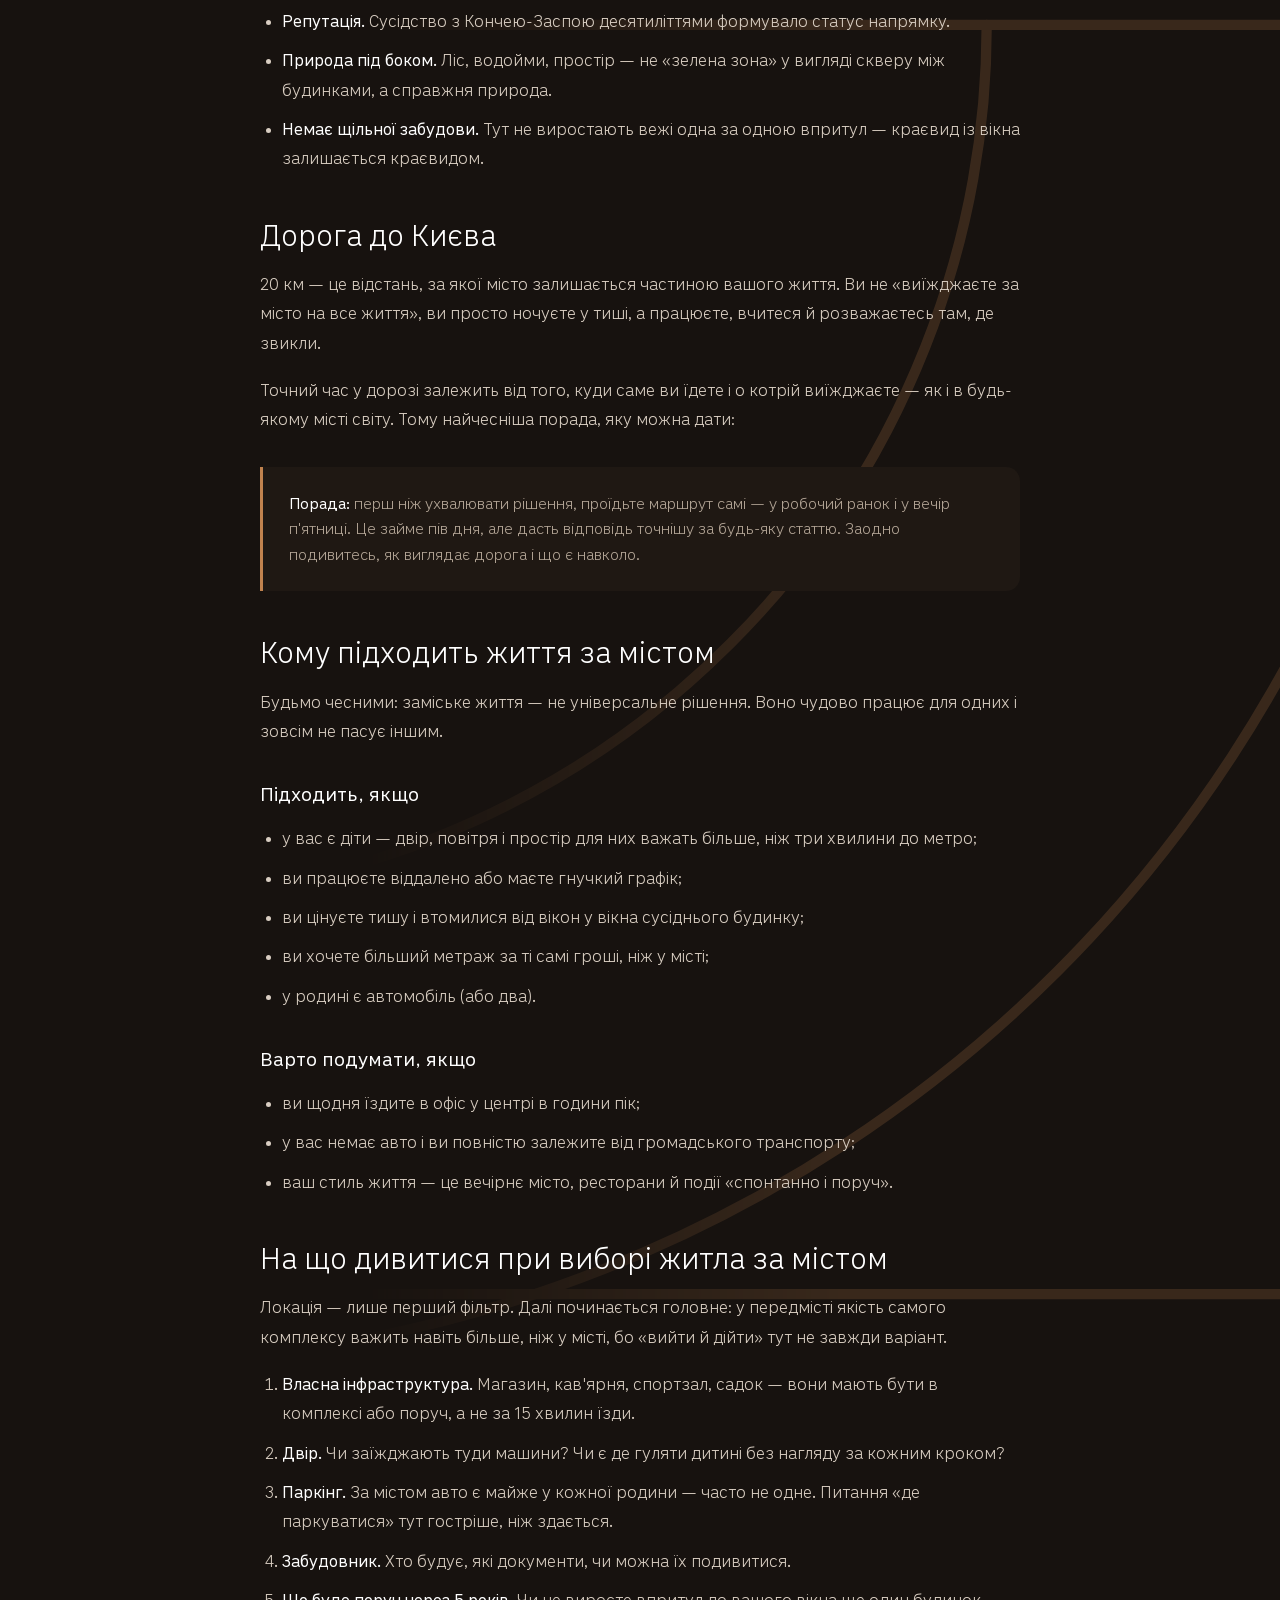
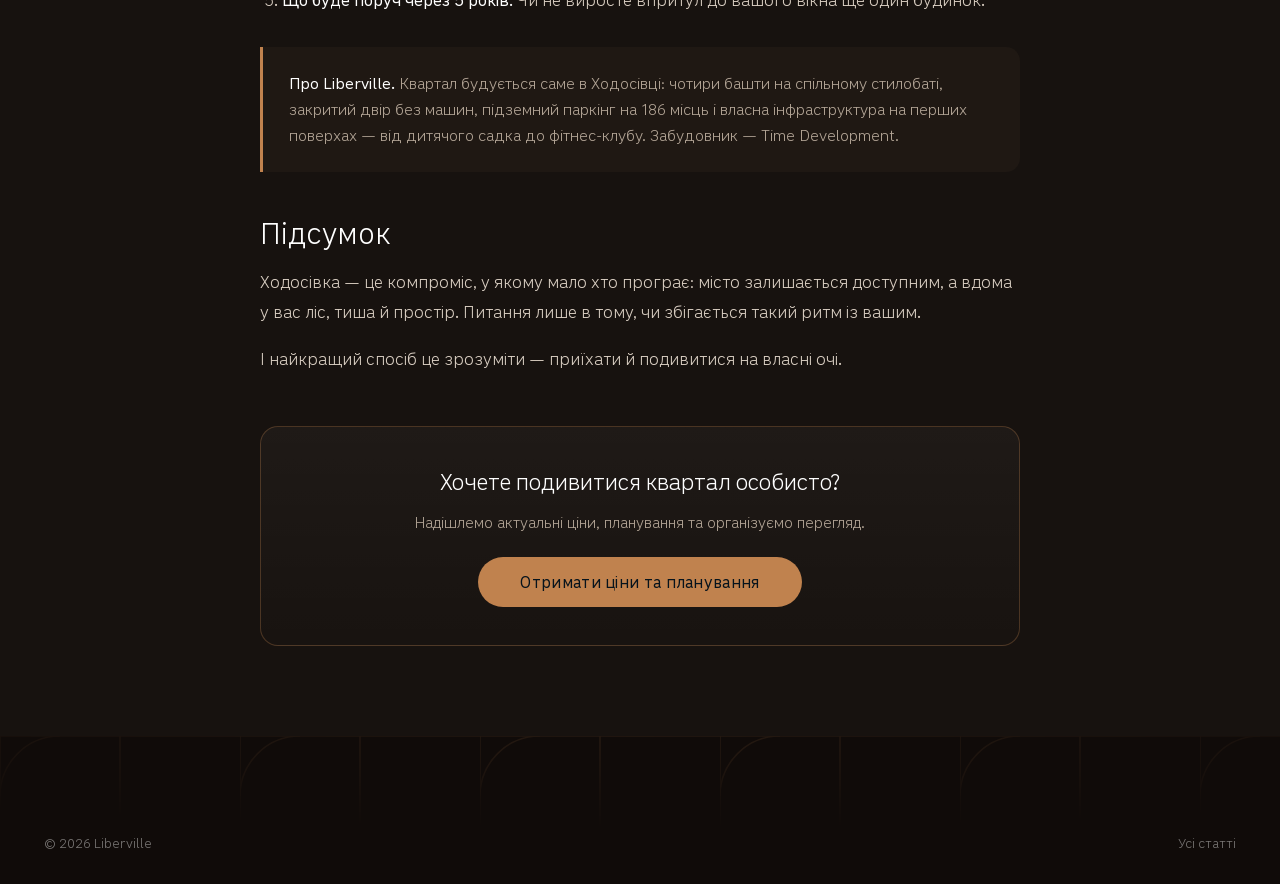
<file: article-hodosivka.html>
<!DOCTYPE html>
<html lang="uk">
<head>
  <meta charset="UTF-8">
  <meta name="viewport" content="width=device-width, initial-scale=1.0">

  <!-- Google Tag Manager -->
  <script>(function(w,d,s,l,i){w[l]=w[l]||[];w[l].push({'gtm.start':
  new Date().getTime(),event:'gtm.js'});var f=d.getElementsByTagName(s)[0],
  j=d.createElement(s),dl=l!='dataLayer'?'&l='+l:'';j.async=true;j.src=
  'https://www.googletagmanager.com/gtm.js?id='+i+dl;f.parentNode.insertBefore(j,f);
  })(window,document,'script','dataLayer','GTM-55MV9QTR');</script>
  <!-- End Google Tag Manager -->

  <!-- Google Analytics 4 -->
  <script async src="https://www.googletagmanager.com/gtag/js?id=G-SY2NJYV4XC"></script>
  <script>
    window.dataLayer = window.dataLayer || [];
    function gtag(){dataLayer.push(arguments);}
    gtag('js', new Date());
    gtag('config', 'G-SY2NJYV4XC');
  </script>

  <title>Життя за 20 км від Києва: чому обирають Ходосівку — Liberville</title>
  <meta name="description" content="Ходосівка — село Обухівського району за 20 км від Києва поруч із Кончею-Заспою. Розбираємо локацію, дорогу до столиці та кому підходить життя за містом.">
  <link rel="canonical" href="https://liberville.com.ua/article-hodosivka.html">
  <meta name="theme-color" content="#17120F">
  <meta property="og:type" content="article">
  <meta property="og:site_name" content="Liberville">
  <meta property="og:title" content="Життя за 20 км від Києва: чому обирають Ходосівку">
  <meta property="og:description" content="Що це за місце, як звідси дістатися до столиці та кому таке життя справді підходить.">
  <meta property="og:url" content="https://liberville.com.ua/article-hodosivka.html">
  <meta property="og:image" content="https://liberville.com.ua/assets/img/aerial_02.jpg">
  <meta property="og:locale" content="uk_UA">
  <meta name="twitter:card" content="summary_large_image">
  <meta name="twitter:title" content="Життя за 20 км від Києва: чому обирають Ходосівку">
  <meta name="twitter:image" content="https://liberville.com.ua/assets/img/aerial_02.jpg">
  <link rel="icon" href="/favicon.svg" type="image/svg+xml">
  <link rel="manifest" href="/site.webmanifest">
  <link rel="apple-touch-icon" href="/assets/img/apple-touch-icon.png">
  <link rel="preload" href="/assets/fonts/RoadUI-Light.woff2" as="font" type="font/woff2" crossorigin>
  <link rel="preload" href="/assets/fonts/RoadUI-Regular.woff2" as="font" type="font/woff2" crossorigin>
  <link rel="stylesheet" href="css/style.css?v=90f065aa">

  <script type="application/ld+json">
  {
    "@context": "https://schema.org",
    "@type": "Article",
    "headline": "Життя за 20 км від Києва: чому обирають Ходосівку",
    "description": "Ходосівка — село Обухівського району за 20 км від Києва поруч із Кончею-Заспою. Локація, дорога до столиці та кому підходить життя за містом.",
    "image": "https://liberville.com.ua/assets/img/aerial_02.jpg",
    "inLanguage": "uk",
    "mainEntityOfPage": "https://liberville.com.ua/article-hodosivka.html",
    "publisher": {
      "@type": "Organization",
      "name": "Liberville",
      "logo": { "@type": "ImageObject", "url": "https://liberville.com.ua/assets/img/logo-full.svg" }
    },
    "author": { "@type": "Organization", "name": "Liberville" }
  }
  </script>
</head>
<body>
  <!-- Google Tag Manager (noscript) -->
  <noscript><iframe src="https://www.googletagmanager.com/ns.html?id=GTM-55MV9QTR"
  height="0" width="0" style="display:none;visibility:hidden"></iframe></noscript>
  <!-- End Google Tag Manager (noscript) -->

  <header class="header is-scrolled">
    <div class="container header__inner">
      <a href="index.html" class="logo">
        <picture>
          <source srcset="assets/img/logo-mark-bronze.webp" type="image/webp">
          <img src="assets/img/logo-mark-bronze.png" alt="" class="logo__mark">
        </picture>
        <picture>
          <source srcset="assets/img/logo-word-bronze.webp" type="image/webp">
          <img src="assets/img/logo-word-bronze.png" alt="Liberville" class="logo__word">
        </picture>
      </a>
      <nav class="nav" id="nav">
        <a href="index.html#about">Про комплекс</a>
        <a href="index.html#infrastructure">Інфраструктура</a>
        <a href="index.html#plan">Планування</a>
        <a href="index.html#location">Локація</a>
        <a href="index.html#infra-map">Генплан</a>
        <a href="gallery.html">Галерея</a>
        <a href="articles.html">Статті</a>
        <a href="progress.html">Хід будівництва</a>
      </nav>
      <div class="header__right">
        <a href="tel:+380775075557" class="header__phone">+380 77 507 55 57</a>
        <button class="burger" id="burger" aria-label="Меню" aria-expanded="false" aria-controls="nav"><span></span><span></span><span></span></button>
      </div>
    </div>
  </header>

  <article class="article has-pattern has-pattern--right">
    <div class="container">
      <div class="article__wrap">
        <a href="articles.html" class="article__back">← Усі статті</a>

        <div class="article__meta">
          <span class="eyebrow">Локація</span>
          <span>Читати ≈ 6 хв</span>
        </div>

        <h1>Життя за 20 км від Києва: чому обирають Ходосівку</h1>

        <p class="article__lead">Питання «а де це взагалі?» звучить першим, коли мова заходить про квартиру за містом. Розберемо спокійно: що таке Ходосівка, чому саме цей напрямок вважають одним із найкращих під Києвом і кому таке життя справді пасує.</p>

        <img class="article__cover" src="assets/img/aerial_02.jpg" alt="Вечірній вид на житловий квартал Liberville та околиці Ходосівки" loading="lazy" decoding="async">

        <div class="article__body">
          <h2>Коротко про місце</h2>
          <p><strong>Ходосівка</strong> — село Обухівського району Київської області, розташоване приблизно за <strong>20 км від центру Києва</strong>. Це південний напрямок — той самий, де знаходиться <strong>Конча-Заспа</strong>, історично найпрестижніший заміський район столиці.</p>
          <p>Село невелике і живе своїм ритмом: близько п'яти тисяч мешканців, ліс навколо, тиша ввечері. Але це не глухе передмістя — до міста рукою подати, а поруч уже давно сформувалася заміська інфраструктура для тих, хто переїхав із Києва.</p>

          <h2>Чому саме південний напрямок</h2>
          <p>У киян є негласний рейтинг заміських напрямків, і південний стабільно тримається у верхній частині. Причин кілька:</p>
          <ul>
            <li><strong>Екологія.</strong> Це лісова зона, а не промислова. Повітря тут інше — і це помітно з першого приїзду.</li>
            <li><strong>Репутація.</strong> Сусідство з Кончею-Заспою десятиліттями формувало статус напрямку.</li>
            <li><strong>Природа під боком.</strong> Ліс, водойми, простір — не «зелена зона» у вигляді скверу між будинками, а справжня природа.</li>
            <li><strong>Немає щільної забудови.</strong> Тут не виростають вежі одна за одною впритул — краєвид із вікна залишається краєвидом.</li>
          </ul>

          <h2>Дорога до Києва</h2>
          <p>20 км — це відстань, за якої місто залишається частиною вашого життя. Ви не «виїжджаєте за місто на все життя», ви просто ночуєте у тиші, а працюєте, вчитеся й розважаєтесь там, де звикли.</p>
          <p>Точний час у дорозі залежить від того, куди саме ви їдете і о котрій виїжджаєте — як і в будь-якому місті світу. Тому найчесніша порада, яку можна дати:</p>

          <div class="article__note">
            <strong>Порада:</strong> перш ніж ухвалювати рішення, проїдьте маршрут самі — у робочий ранок і у вечір п'ятниці. Це займе пів дня, але дасть відповідь точнішу за будь-яку статтю. Заодно подивитесь, як виглядає дорога і що є навколо.
          </div>

          <h2>Кому підходить життя за містом</h2>
          <p>Будьмо чесними: заміське життя — не універсальне рішення. Воно чудово працює для одних і зовсім не пасує іншим.</p>

          <h3>Підходить, якщо</h3>
          <ul>
            <li>у вас є діти — двір, повітря і простір для них важать більше, ніж три хвилини до метро;</li>
            <li>ви працюєте віддалено або маєте гнучкий графік;</li>
            <li>ви цінуєте тишу і втомилися від вікон у вікна сусіднього будинку;</li>
            <li>ви хочете більший метраж за ті самі гроші, ніж у місті;</li>
            <li>у родині є автомобіль (або два).</li>
          </ul>

          <h3>Варто подумати, якщо</h3>
          <ul>
            <li>ви щодня їздите в офіс у центрі в години пік;</li>
            <li>у вас немає авто і ви повністю залежите від громадського транспорту;</li>
            <li>ваш стиль життя — це вечірнє місто, ресторани й події «спонтанно і поруч».</li>
          </ul>

          <h2>На що дивитися при виборі житла за містом</h2>
          <p>Локація — лише перший фільтр. Далі починається головне: у передмісті якість самого комплексу важить навіть більше, ніж у місті, бо «вийти й дійти» тут не завжди варіант.</p>
          <ol>
            <li><strong>Власна інфраструктура.</strong> Магазин, кав'ярня, спортзал, садок — вони мають бути в комплексі або поруч, а не за 15 хвилин їзди.</li>
            <li><strong>Двір.</strong> Чи заїжджають туди машини? Чи є де гуляти дитині без нагляду за кожним кроком?</li>
            <li><strong>Паркінг.</strong> За містом авто є майже у кожної родини — часто не одне. Питання «де паркуватися» тут гостріше, ніж здається.</li>
            <li><strong>Забудовник.</strong> Хто будує, які документи, чи можна їх подивитися.</li>
            <li><strong>Що буде поруч через 5 років.</strong> Чи не виросте впритул до вашого вікна ще один будинок.</li>
          </ol>

          <div class="article__note">
            <strong>Про Liberville.</strong> Квартал будується саме в Ходосівці: чотири башти на спільному стилобаті, закритий двір без машин, підземний паркінг на 186 місць і власна інфраструктура на перших поверхах — від дитячого садка до фітнес-клубу. Забудовник — Time Development.
          </div>

          <h2>Підсумок</h2>
          <p>Ходосівка — це компроміс, у якому мало хто програє: місто залишається доступним, а вдома у вас ліс, тиша й простір. Питання лише в тому, чи збігається такий ритм із вашим.</p>
          <p>І найкращий спосіб це зрозуміти — приїхати й подивитися на власні очі.</p>
        </div>

        <div class="article__cta">
          <h3>Хочете подивитися квартал особисто?</h3>
          <p>Надішлемо актуальні ціни, планування та організуємо перегляд.</p>
          <button class="btn btn--accent btn--lg js-open-modal">Отримати ціни та планування</button>
        </div>
      </div>
    </div>
  </article>

  <footer class="footer has-grid">
    <div class="container footer__bottom">
      <span>© 2026 Liberville</span>
      <a href="articles.html">Усі статті</a>
    </div>
  </footer>

  <!-- МОДАЛЬНЕ ВІКНО ЗАЯВКИ -->
  <div class="modal" id="modal">
    <div class="modal__overlay js-close-modal"></div>
    <div class="modal__box has-pattern has-pattern--right">
      <button class="modal__close js-close-modal" aria-label="Закрити">&times;</button>
      <h3 class="modal__title">Залишити заявку</h3>
      <p class="modal__text">Надішлемо актуальні ціни, планування та умови розстрочки. Менеджер зв'яжеться найближчим часом.</p>
      <form class="form" id="form">
        <input type="text" name="name" placeholder="Ваше ім'я" required>
        <input type="tel" name="phone" placeholder="+380 __ ___ __ __" required>
        <input type="text" name="_gotcha" tabindex="-1" autocomplete="off" aria-hidden="true" style="position:absolute;left:-9999px;width:1px;height:1px;opacity:0">
        <label class="form__consent">
          <input type="checkbox" name="consent" required>
          <span>Я погоджуюсь на обробку персональних даних згідно з <a href="privacy.html" target="_blank" rel="noopener">Політикою конфіденційності</a></span>
        </label>
        <button type="submit" class="btn btn--accent btn--full">Отримати ціни</button>
      </form>
      <div class="form__success" id="formSuccess">
        <h3>Дякуємо!</h3>
        <p>Ваша заявка прийнята. Менеджер зв'яжеться з вами найближчим часом.</p>
      </div>
    </div>
  </div>

  <script src="js/main.js?v=7bb03f52"></script>

  <!-- Плаваюча кнопка дзвінка -->
  <a class="call-fab" href="tel:+380775075557"
     aria-label="Зателефонувати: +380 77 507 55 57" title="Зателефонувати">
    <svg viewBox="0 0 24 24" aria-hidden="true" focusable="false">
      <path d="M6.62 10.79c1.44 2.83 3.76 5.14 6.59 6.59l2.2-2.2c.27-.27.67-.36 1.02-.24 1.12.37 2.33.57 3.57.57.55 0 1 .45 1 1V20c0 .55-.45 1-1 1-9.39 0-17-7.61-17-17 0-.55.45-1 1-1h3.5c.55 0 1 .45 1 1 0 1.25.2 2.45.57 3.57.11.35.03.74-.25 1.02l-2.2 2.2z"/>
    </svg>
  </a>

  <!-- Плаваюча кнопка Telegram -->
  <a class="tg-fab" href="https://t.me/tdkhodosivka" target="_blank" rel="noopener"
     aria-label="Написати нам у Telegram" title="Написати у Telegram">
    <svg viewBox="0 0 24 24" aria-hidden="true" focusable="false">
      <path d="M21.94 4.6l-3.02 14.26c-.23 1.01-.83 1.26-1.68.78l-4.64-3.42-2.24 2.16c-.25.25-.46.46-.94.46l.33-4.73 8.6-7.77c.37-.33-.08-.52-.58-.19l-10.63 6.7-4.58-1.43c-1-.31-1.02-1 .21-1.48L20.65 3.1c.83-.3 1.55.2 1.29 1.5z"/>
    </svg>
  </a>
</body>
</html>
</file>
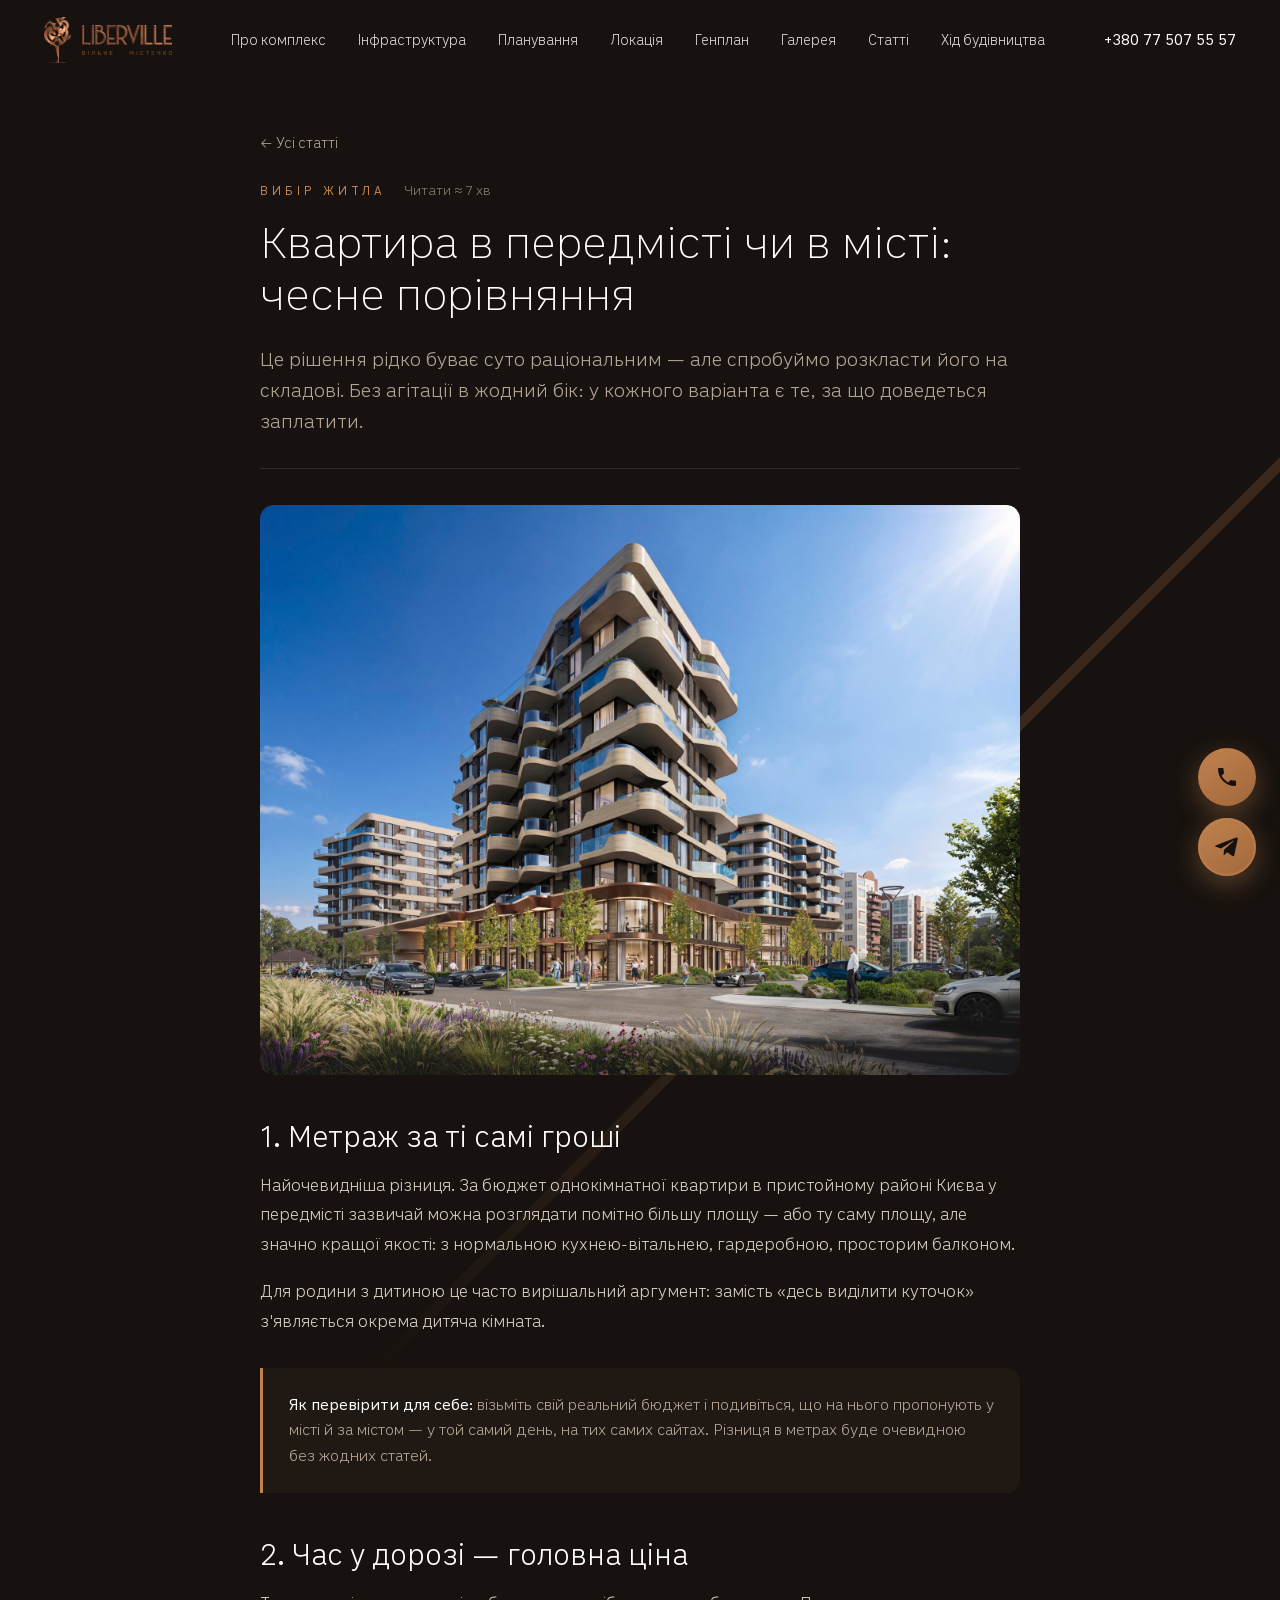
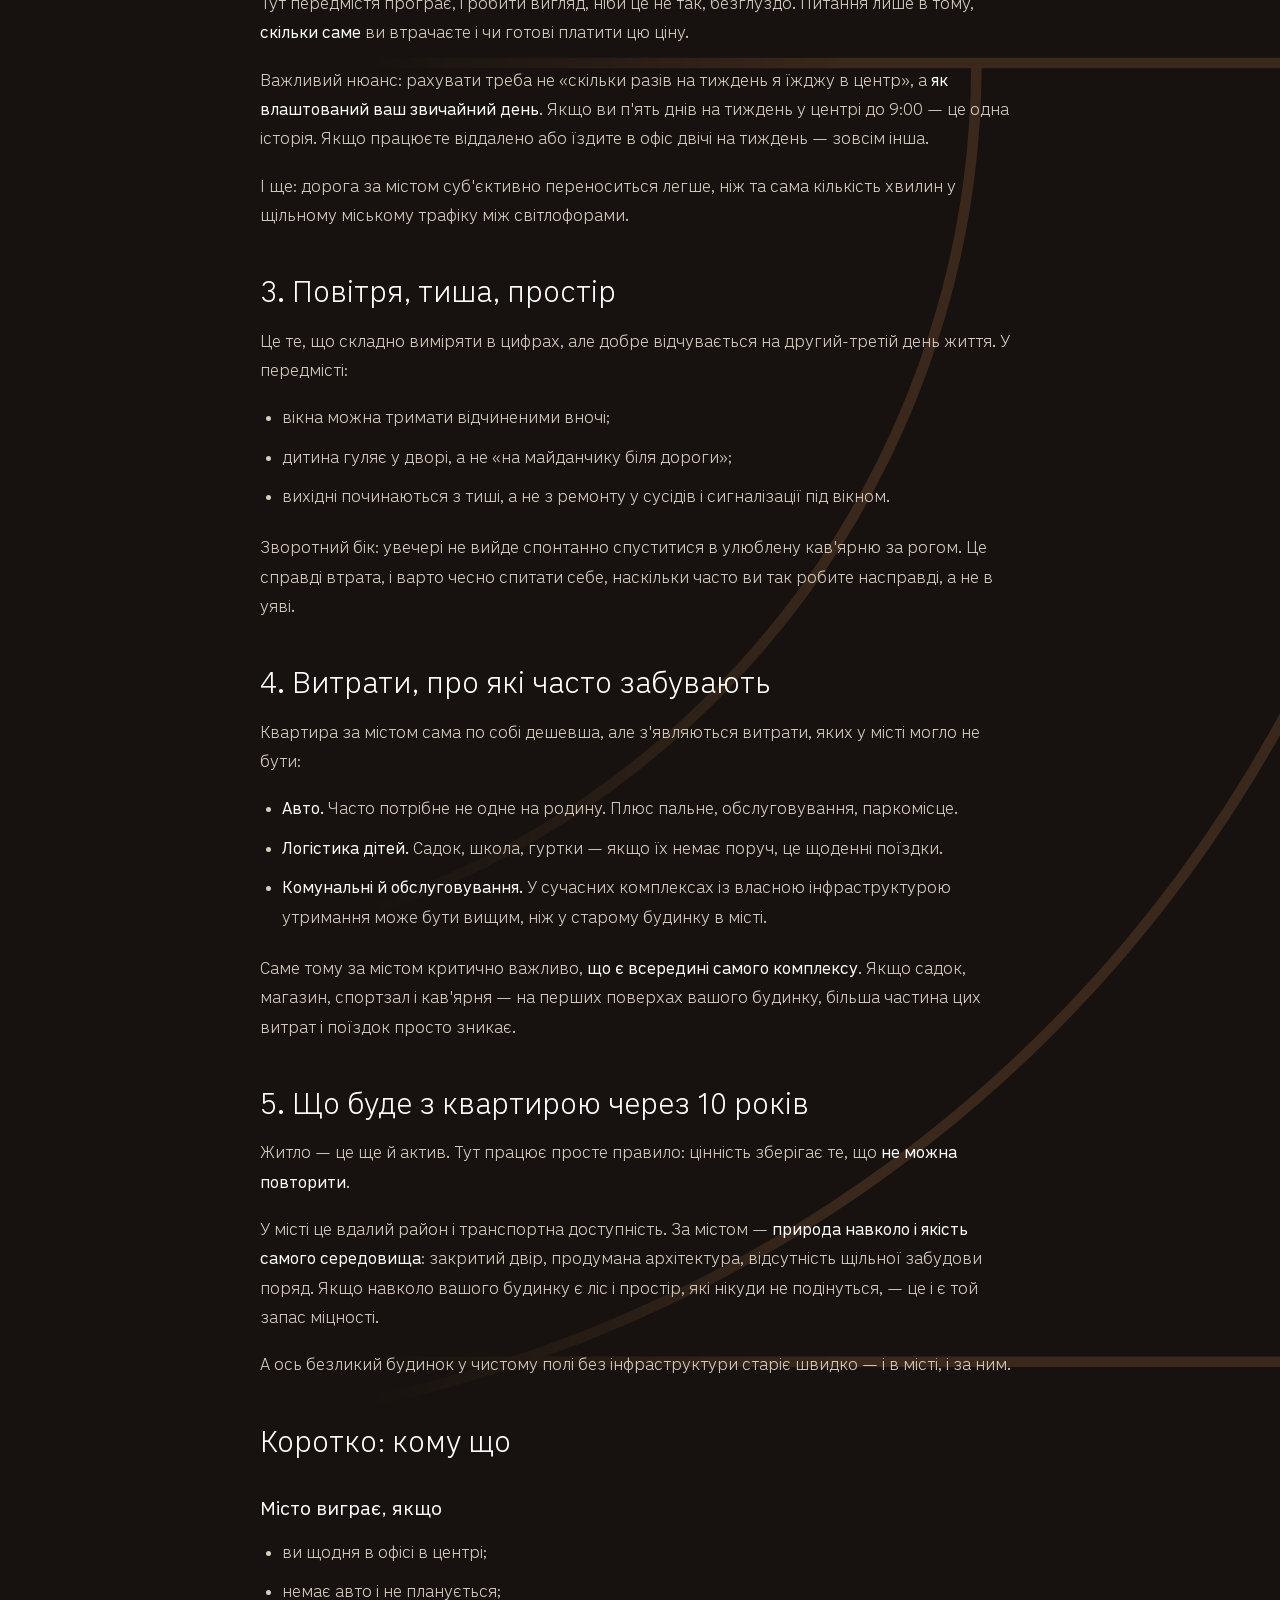
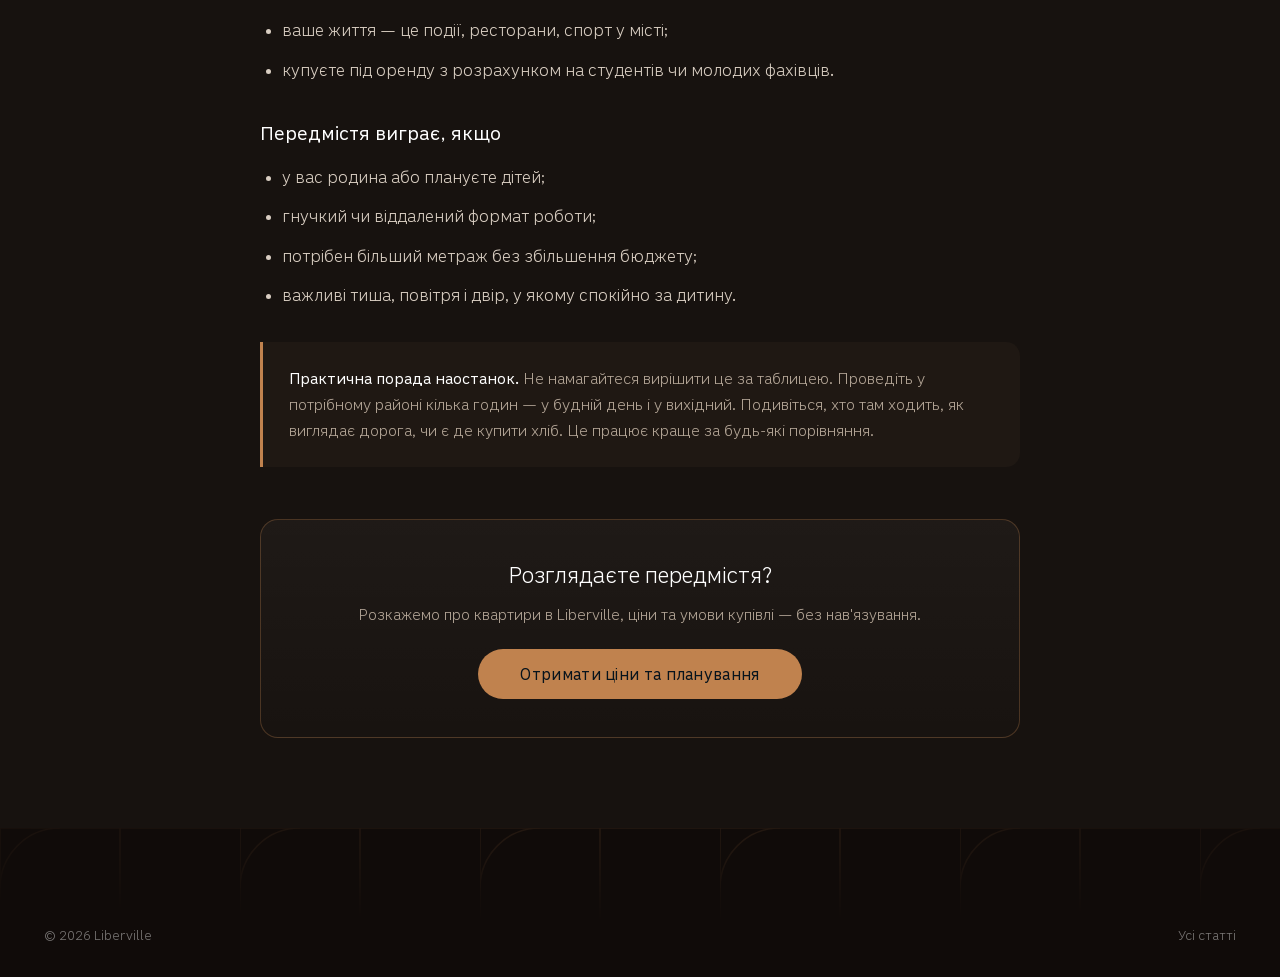
<file: article-misto-chy-peredmistya.html>
<!DOCTYPE html>
<html lang="uk">
<head>
  <meta charset="UTF-8">
  <meta name="viewport" content="width=device-width, initial-scale=1.0">

  <!-- Google Tag Manager -->
  <script>(function(w,d,s,l,i){w[l]=w[l]||[];w[l].push({'gtm.start':
  new Date().getTime(),event:'gtm.js'});var f=d.getElementsByTagName(s)[0],
  j=d.createElement(s),dl=l!='dataLayer'?'&l='+l:'';j.async=true;j.src=
  'https://www.googletagmanager.com/gtm.js?id='+i+dl;f.parentNode.insertBefore(j,f);
  })(window,document,'script','dataLayer','GTM-55MV9QTR');</script>
  <!-- End Google Tag Manager -->

  <!-- Google Analytics 4 -->
  <script async src="https://www.googletagmanager.com/gtag/js?id=G-SY2NJYV4XC"></script>
  <script>
    window.dataLayer = window.dataLayer || [];
    function gtag(){dataLayer.push(arguments);}
    gtag('js', new Date());
    gtag('config', 'G-SY2NJYV4XC');
  </script>

  <title>Квартира в передмісті чи в місті: чесне порівняння — Liberville</title>
  <meta name="description" content="Метраж, повітря, час у дорозі, витрати та ліквідність. Порівнюємо купівлю квартири в Києві та у передмісті — плюси й мінуси обох варіантів без прикрас.">
  <link rel="canonical" href="https://liberville.com.ua/article-misto-chy-peredmistya.html">
  <meta name="theme-color" content="#17120F">
  <meta property="og:type" content="article">
  <meta property="og:site_name" content="Liberville">
  <meta property="og:title" content="Квартира в передмісті чи в місті: чесне порівняння">
  <meta property="og:description" content="Метраж, повітря, час у дорозі, витрати. Плюси й мінуси без прикрас — з обох боків.">
  <meta property="og:url" content="https://liberville.com.ua/article-misto-chy-peredmistya.html">
  <meta property="og:image" content="https://liberville.com.ua/assets/img/cam_01.jpg">
  <meta property="og:locale" content="uk_UA">
  <meta name="twitter:card" content="summary_large_image">
  <meta name="twitter:title" content="Квартира в передмісті чи в місті: чесне порівняння">
  <meta name="twitter:image" content="https://liberville.com.ua/assets/img/cam_01.jpg">
  <link rel="icon" href="/favicon.svg" type="image/svg+xml">
  <link rel="manifest" href="/site.webmanifest">
  <link rel="apple-touch-icon" href="/assets/img/apple-touch-icon.png">
  <link rel="preload" href="/assets/fonts/RoadUI-Light.woff2" as="font" type="font/woff2" crossorigin>
  <link rel="preload" href="/assets/fonts/RoadUI-Regular.woff2" as="font" type="font/woff2" crossorigin>
  <link rel="stylesheet" href="css/style.css?v=90f065aa">

  <script type="application/ld+json">
  {
    "@context": "https://schema.org",
    "@type": "Article",
    "headline": "Квартира в передмісті чи в місті: чесне порівняння",
    "description": "Метраж, повітря, час у дорозі, витрати та ліквідність — порівняння купівлі квартири в Києві та у передмісті.",
    "image": "https://liberville.com.ua/assets/img/cam_01.jpg",
    "inLanguage": "uk",
    "mainEntityOfPage": "https://liberville.com.ua/article-misto-chy-peredmistya.html",
    "publisher": {
      "@type": "Organization",
      "name": "Liberville",
      "logo": { "@type": "ImageObject", "url": "https://liberville.com.ua/assets/img/logo-full.svg" }
    },
    "author": { "@type": "Organization", "name": "Liberville" }
  }
  </script>
</head>
<body>
  <!-- Google Tag Manager (noscript) -->
  <noscript><iframe src="https://www.googletagmanager.com/ns.html?id=GTM-55MV9QTR"
  height="0" width="0" style="display:none;visibility:hidden"></iframe></noscript>
  <!-- End Google Tag Manager (noscript) -->

  <header class="header is-scrolled">
    <div class="container header__inner">
      <a href="index.html" class="logo">
        <picture>
          <source srcset="assets/img/logo-mark-bronze.webp" type="image/webp">
          <img src="assets/img/logo-mark-bronze.png" alt="" class="logo__mark">
        </picture>
        <picture>
          <source srcset="assets/img/logo-word-bronze.webp" type="image/webp">
          <img src="assets/img/logo-word-bronze.png" alt="Liberville" class="logo__word">
        </picture>
      </a>
      <nav class="nav" id="nav">
        <a href="index.html#about">Про комплекс</a>
        <a href="index.html#infrastructure">Інфраструктура</a>
        <a href="index.html#plan">Планування</a>
        <a href="index.html#location">Локація</a>
        <a href="index.html#infra-map">Генплан</a>
        <a href="gallery.html">Галерея</a>
        <a href="articles.html">Статті</a>
        <a href="progress.html">Хід будівництва</a>
      </nav>
      <div class="header__right">
        <a href="tel:+380775075557" class="header__phone">+380 77 507 55 57</a>
        <button class="burger" id="burger" aria-label="Меню" aria-expanded="false" aria-controls="nav"><span></span><span></span><span></span></button>
      </div>
    </div>
  </header>

  <article class="article has-pattern has-pattern--right">
    <div class="container">
      <div class="article__wrap">
        <a href="articles.html" class="article__back">← Усі статті</a>

        <div class="article__meta">
          <span class="eyebrow">Вибір житла</span>
          <span>Читати ≈ 7 хв</span>
        </div>

        <h1>Квартира в передмісті чи в місті: чесне порівняння</h1>

        <p class="article__lead">Це рішення рідко буває суто раціональним — але спробуймо розкласти його на складові. Без агітації в жодний бік: у кожного варіанта є те, за що доведеться заплатити.</p>

        <img class="article__cover" src="assets/img/cam_01.jpg" alt="Житловий квартал Liberville удень" loading="lazy" decoding="async">

        <div class="article__body">
          <h2>1. Метраж за ті самі гроші</h2>
          <p>Найочевидніша різниця. За бюджет однокімнатної квартири в пристойному районі Києва у передмісті зазвичай можна розглядати помітно більшу площу — або ту саму площу, але значно кращої якості: з нормальною кухнею-вітальнею, гардеробною, просторим балконом.</p>
          <p>Для родини з дитиною це часто вирішальний аргумент: замість «десь виділити куточок» з'являється окрема дитяча кімната.</p>

          <div class="article__note">
            <strong>Як перевірити для себе:</strong> візьміть свій реальний бюджет і подивіться, що на нього пропонують у місті й за містом — у той самий день, на тих самих сайтах. Різниця в метрах буде очевидною без жодних статей.
          </div>

          <h2>2. Час у дорозі — головна ціна</h2>
          <p>Тут передмістя програє, і робити вигляд, ніби це не так, безглуздо. Питання лише в тому, <strong>скільки саме</strong> ви втрачаєте і чи готові платити цю ціну.</p>
          <p>Важливий нюанс: рахувати треба не «скільки разів на тиждень я їжджу в центр», а <strong>як влаштований ваш звичайний день</strong>. Якщо ви п'ять днів на тиждень у центрі до 9:00 — це одна історія. Якщо працюєте віддалено або їздите в офіс двічі на тиждень — зовсім інша.</p>
          <p>І ще: дорога за містом суб'єктивно переноситься легше, ніж та сама кількість хвилин у щільному міському трафіку між світлофорами.</p>

          <h2>3. Повітря, тиша, простір</h2>
          <p>Це те, що складно виміряти в цифрах, але добре відчувається на другий-третій день життя. У передмісті:</p>
          <ul>
            <li>вікна можна тримати відчиненими вночі;</li>
            <li>дитина гуляє у дворі, а не «на майданчику біля дороги»;</li>
            <li>вихідні починаються з тиші, а не з ремонту у сусідів і сигналізації під вікном.</li>
          </ul>
          <p>Зворотний бік: увечері не вийде спонтанно спуститися в улюблену кав'ярню за рогом. Це справді втрата, і варто чесно спитати себе, наскільки часто ви так робите насправді, а не в уяві.</p>

          <h2>4. Витрати, про які часто забувають</h2>
          <p>Квартира за містом сама по собі дешевша, але з'являються витрати, яких у місті могло не бути:</p>
          <ul>
            <li><strong>Авто.</strong> Часто потрібне не одне на родину. Плюс пальне, обслуговування, паркомісце.</li>
            <li><strong>Логістика дітей.</strong> Садок, школа, гуртки — якщо їх немає поруч, це щоденні поїздки.</li>
            <li><strong>Комунальні й обслуговування.</strong> У сучасних комплексах із власною інфраструктурою утримання може бути вищим, ніж у старому будинку в місті.</li>
          </ul>
          <p>Саме тому за містом критично важливо, <strong>що є всередині самого комплексу</strong>. Якщо садок, магазин, спортзал і кав'ярня — на перших поверхах вашого будинку, більша частина цих витрат і поїздок просто зникає.</p>

          <h2>5. Що буде з квартирою через 10 років</h2>
          <p>Житло — це ще й актив. Тут працює просте правило: цінність зберігає те, що <strong>не можна повторити</strong>.</p>
          <p>У місті це вдалий район і транспортна доступність. За містом — <strong>природа навколо і якість самого середовища</strong>: закритий двір, продумана архітектура, відсутність щільної забудови поряд. Якщо навколо вашого будинку є ліс і простір, які нікуди не подінуться, — це і є той запас міцності.</p>
          <p>А ось безликий будинок у чистому полі без інфраструктури старіє швидко — і в місті, і за ним.</p>

          <h2>Коротко: кому що</h2>
          <h3>Місто виграє, якщо</h3>
          <ul>
            <li>ви щодня в офісі в центрі;</li>
            <li>немає авто і не планується;</li>
            <li>ваше життя — це події, ресторани, спорт у місті;</li>
            <li>купуєте під оренду з розрахунком на студентів чи молодих фахівців.</li>
          </ul>

          <h3>Передмістя виграє, якщо</h3>
          <ul>
            <li>у вас родина або плануєте дітей;</li>
            <li>гнучкий чи віддалений формат роботи;</li>
            <li>потрібен більший метраж без збільшення бюджету;</li>
            <li>важливі тиша, повітря і двір, у якому спокійно за дитину.</li>
          </ul>

          <div class="article__note">
            <strong>Практична порада наостанок.</strong> Не намагайтеся вирішити це за таблицею. Проведіть у потрібному районі кілька годин — у будній день і у вихідний. Подивіться, хто там ходить, як виглядає дорога, чи є де купити хліб. Це працює краще за будь-які порівняння.
          </div>
        </div>

        <div class="article__cta">
          <h3>Розглядаєте передмістя?</h3>
          <p>Розкажемо про квартири в Liberville, ціни та умови купівлі — без нав'язування.</p>
          <button class="btn btn--accent btn--lg js-open-modal">Отримати ціни та планування</button>
        </div>
      </div>
    </div>
  </article>

  <footer class="footer has-grid">
    <div class="container footer__bottom">
      <span>© 2026 Liberville</span>
      <a href="articles.html">Усі статті</a>
    </div>
  </footer>

  <!-- МОДАЛЬНЕ ВІКНО ЗАЯВКИ -->
  <div class="modal" id="modal">
    <div class="modal__overlay js-close-modal"></div>
    <div class="modal__box has-pattern has-pattern--right">
      <button class="modal__close js-close-modal" aria-label="Закрити">&times;</button>
      <h3 class="modal__title">Залишити заявку</h3>
      <p class="modal__text">Надішлемо актуальні ціни, планування та умови розстрочки. Менеджер зв'яжеться найближчим часом.</p>
      <form class="form" id="form">
        <input type="text" name="name" placeholder="Ваше ім'я" required>
        <input type="tel" name="phone" placeholder="+380 __ ___ __ __" required>
        <input type="text" name="_gotcha" tabindex="-1" autocomplete="off" aria-hidden="true" style="position:absolute;left:-9999px;width:1px;height:1px;opacity:0">
        <label class="form__consent">
          <input type="checkbox" name="consent" required>
          <span>Я погоджуюсь на обробку персональних даних згідно з <a href="privacy.html" target="_blank" rel="noopener">Політикою конфіденційності</a></span>
        </label>
        <button type="submit" class="btn btn--accent btn--full">Отримати ціни</button>
      </form>
      <div class="form__success" id="formSuccess">
        <h3>Дякуємо!</h3>
        <p>Ваша заявка прийнята. Менеджер зв'яжеться з вами найближчим часом.</p>
      </div>
    </div>
  </div>

  <script src="js/main.js?v=7bb03f52"></script>

  <!-- Плаваюча кнопка дзвінка -->
  <a class="call-fab" href="tel:+380775075557"
     aria-label="Зателефонувати: +380 77 507 55 57" title="Зателефонувати">
    <svg viewBox="0 0 24 24" aria-hidden="true" focusable="false">
      <path d="M6.62 10.79c1.44 2.83 3.76 5.14 6.59 6.59l2.2-2.2c.27-.27.67-.36 1.02-.24 1.12.37 2.33.57 3.57.57.55 0 1 .45 1 1V20c0 .55-.45 1-1 1-9.39 0-17-7.61-17-17 0-.55.45-1 1-1h3.5c.55 0 1 .45 1 1 0 1.25.2 2.45.57 3.57.11.35.03.74-.25 1.02l-2.2 2.2z"/>
    </svg>
  </a>

  <!-- Плаваюча кнопка Telegram -->
  <a class="tg-fab" href="https://t.me/tdkhodosivka" target="_blank" rel="noopener"
     aria-label="Написати нам у Telegram" title="Написати у Telegram">
    <svg viewBox="0 0 24 24" aria-hidden="true" focusable="false">
      <path d="M21.94 4.6l-3.02 14.26c-.23 1.01-.83 1.26-1.68.78l-4.64-3.42-2.24 2.16c-.25.25-.46.46-.94.46l.33-4.73 8.6-7.77c.37-.33-.08-.52-.58-.19l-10.63 6.7-4.58-1.43c-1-.31-1.02-1 .21-1.48L20.65 3.1c.83-.3 1.55.2 1.29 1.5z"/>
    </svg>
  </a>
</body>
</html>
</file>
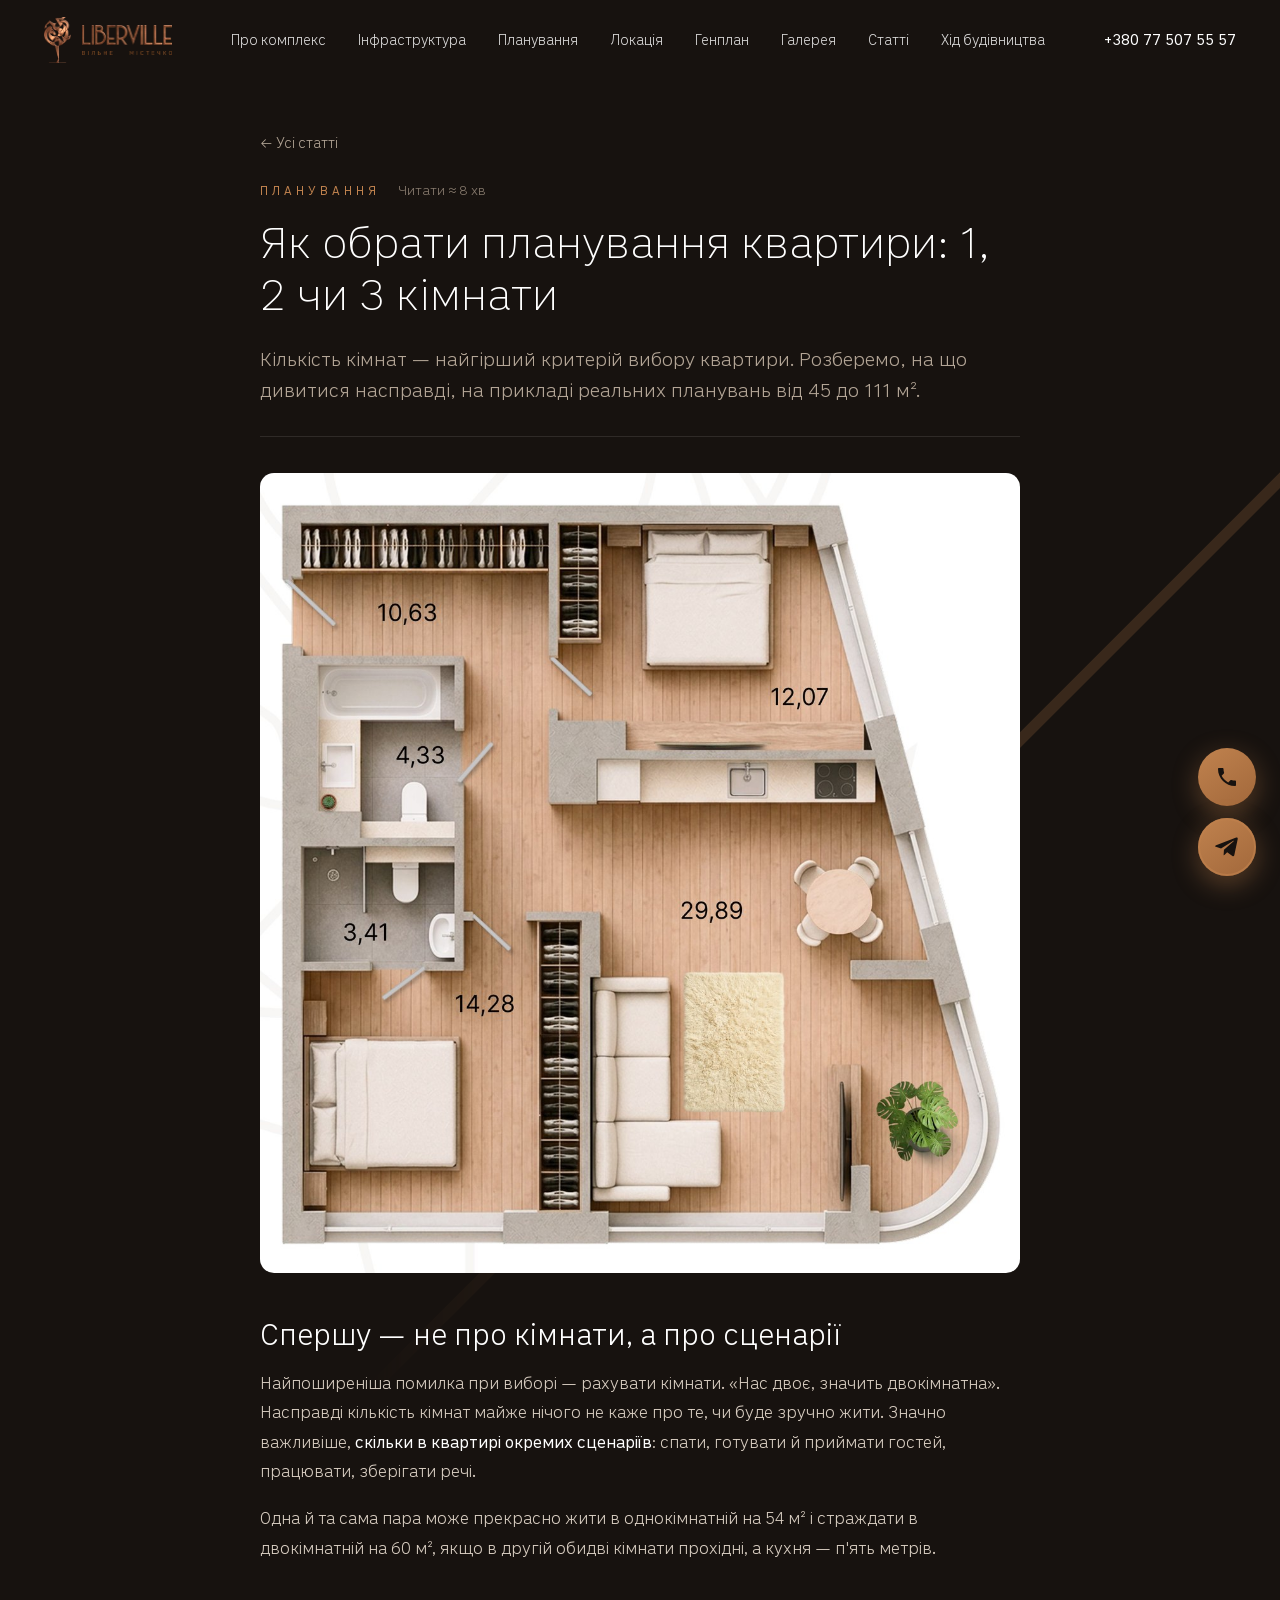
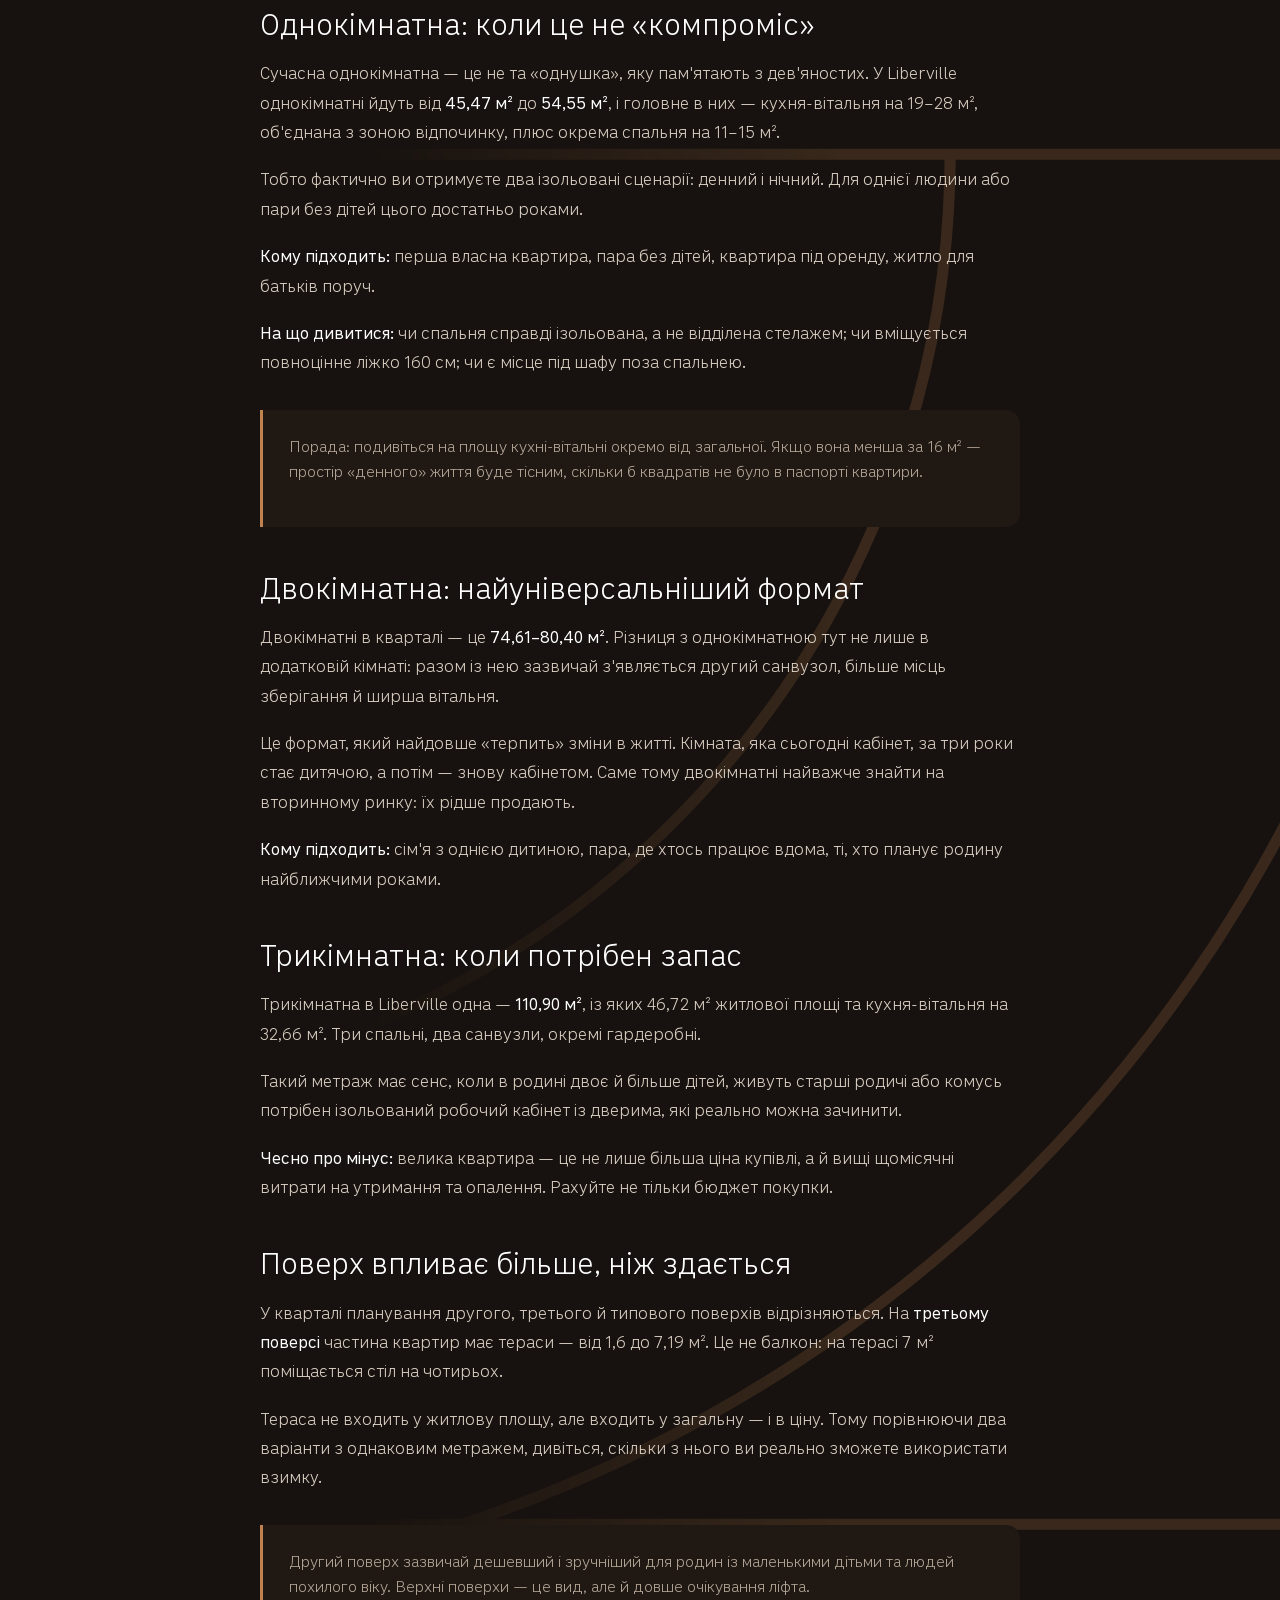
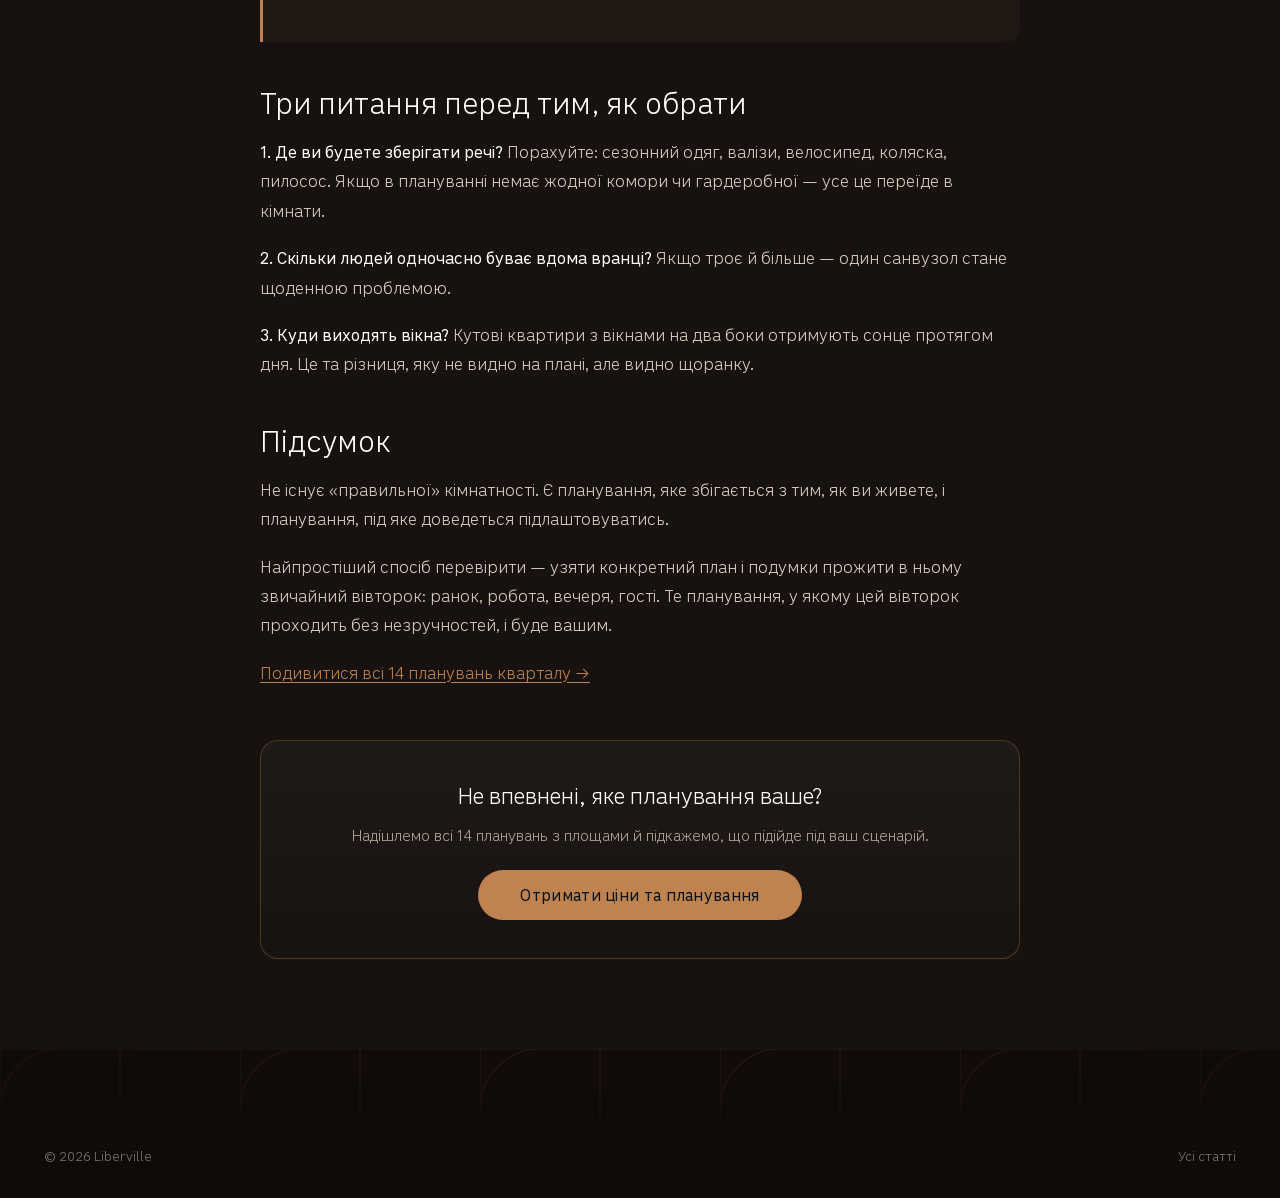
<file: article-yak-obraty-planuvannya.html>
<!DOCTYPE html>
<html lang="uk">
<head>
  <meta charset="UTF-8">
  <meta name="viewport" content="width=device-width, initial-scale=1.0">

  <!-- Google Tag Manager -->
  <script>(function(w,d,s,l,i){w[l]=w[l]||[];w[l].push({'gtm.start':
  new Date().getTime(),event:'gtm.js'});var f=d.getElementsByTagName(s)[0],
  j=d.createElement(s),dl=l!='dataLayer'?'&l='+l:'';j.async=true;j.src=
  'https://www.googletagmanager.com/gtm.js?id='+i+dl;f.parentNode.insertBefore(j,f);
  })(window,document,'script','dataLayer','GTM-55MV9QTR');</script>
  <!-- End Google Tag Manager -->

  <!-- Google Analytics 4 -->
  <script async src="https://www.googletagmanager.com/gtag/js?id=G-SY2NJYV4XC"></script>
  <script>
    window.dataLayer = window.dataLayer || [];
    function gtag(){dataLayer.push(arguments);}
    gtag('js', new Date());
    gtag('config', 'G-SY2NJYV4XC');
  </script>

  <title>Однокімнатна, двокімнатна чи трикімнатна: як обрати планування — Liberville</title>
  <meta name="description" content="Як обрати кімнатність і планування квартири: за сценаріями життя, а не за кількістю кімнат. Розбір на реальних плануваннях від 45 до 111 м².">
  <link rel="canonical" href="https://liberville.com.ua/article-yak-obraty-planuvannya.html">
  <meta name="theme-color" content="#17120F">
  <meta property="og:type" content="article">
  <meta property="og:site_name" content="Liberville">
  <meta property="og:title" content="Як обрати планування квартири: 1, 2 чи 3 кімнати">
  <meta property="og:description" content="Чому кількість кімнат — не головне, і на що дивитись у плані перед купівлею.">
  <meta property="og:url" content="https://liberville.com.ua/article-yak-obraty-planuvannya.html">
  <meta property="og:image" content="https://liberville.com.ua/assets/img/plans/kv-04.jpg">
  <meta property="og:locale" content="uk_UA">
  <meta name="twitter:card" content="summary_large_image">
  <meta name="twitter:title" content="Як обрати планування квартири: 1, 2 чи 3 кімнати">
  <meta name="twitter:image" content="https://liberville.com.ua/assets/img/plans/kv-04.jpg">
  <link rel="icon" href="/favicon.svg" type="image/svg+xml">
  <link rel="manifest" href="/site.webmanifest">
  <link rel="apple-touch-icon" href="/assets/img/apple-touch-icon.png">
  <link rel="preload" href="/assets/fonts/RoadUI-Light.woff2" as="font" type="font/woff2" crossorigin>
  <link rel="preload" href="/assets/fonts/RoadUI-Regular.woff2" as="font" type="font/woff2" crossorigin>
  <link rel="stylesheet" href="css/style.css?v=90f065aa">

  <script type="application/ld+json">
  {
    "@context": "https://schema.org",
    "@type": "Article",
    "headline": "Як обрати планування квартири: 1, 2 чи 3 кімнати",
    "description": "Чому кількість кімнат — не головне, і на що дивитись у плані перед купівлею.",
    "image": "https://liberville.com.ua/assets/img/plans/kv-04.jpg",
    "inLanguage": "uk",
    "mainEntityOfPage": "https://liberville.com.ua/article-yak-obraty-planuvannya.html",
    "publisher": {
      "@type": "Organization",
      "name": "Liberville",
      "logo": { "@type": "ImageObject", "url": "https://liberville.com.ua/assets/img/logo-full.svg" }
    },
    "author": { "@type": "Organization", "name": "Liberville" }
  }
  </script>
</head>
<body>
  <!-- Google Tag Manager (noscript) -->
  <noscript><iframe src="https://www.googletagmanager.com/ns.html?id=GTM-55MV9QTR"
  height="0" width="0" style="display:none;visibility:hidden"></iframe></noscript>
  <!-- End Google Tag Manager (noscript) -->

  <header class="header is-scrolled">
    <div class="container header__inner">
      <a href="index.html" class="logo">
        <picture>
          <source srcset="assets/img/logo-mark-bronze.webp" type="image/webp">
          <img src="assets/img/logo-mark-bronze.png" alt="" class="logo__mark">
        </picture>
        <picture>
          <source srcset="assets/img/logo-word-bronze.webp" type="image/webp">
          <img src="assets/img/logo-word-bronze.png" alt="Liberville" class="logo__word">
        </picture>
      </a>
      <nav class="nav" id="nav">
        <a href="index.html#about">Про комплекс</a>
        <a href="index.html#infrastructure">Інфраструктура</a>
        <a href="index.html#plan">Планування</a>
        <a href="index.html#location">Локація</a>
        <a href="index.html#infra-map">Генплан</a>
        <a href="gallery.html">Галерея</a>
        <a href="articles.html">Статті</a>
        <a href="progress.html">Хід будівництва</a>
      </nav>
      <div class="header__right">
        <a href="tel:+380775075557" class="header__phone">+380 77 507 55 57</a>
        <button class="burger" id="burger" aria-label="Меню" aria-expanded="false" aria-controls="nav"><span></span><span></span><span></span></button>
      </div>
    </div>
  </header>

  <article class="article has-pattern has-pattern--right">
    <div class="container">
      <div class="article__wrap">
        <a href="articles.html" class="article__back">← Усі статті</a>

        <div class="article__meta">
          <span class="eyebrow">Планування</span>
          <span>Читати ≈ 8 хв</span>
        </div>

        <h1>Як обрати планування квартири: 1, 2 чи 3 кімнати</h1>

        <p class="article__lead">Кількість кімнат — найгірший критерій вибору квартири. Розберемо, на що дивитися насправді, на прикладі реальних планувань від 45 до 111 м².</p>

        <img class="article__cover" src="assets/img/plans/kv-04.jpg" alt="Планування двокімнатної квартири 74,61 м² у ЖК Liberville" loading="lazy" decoding="async">

        <div class="article__body">
          <h2>Спершу — не про кімнати, а про сценарії</h2>
          <p>Найпоширеніша помилка при виборі — рахувати кімнати. «Нас двоє, значить двокімнатна». Насправді кількість кімнат майже нічого не каже про те, чи буде зручно жити. Значно важливіше, <strong>скільки в квартирі окремих сценаріїв</strong>: спати, готувати й приймати гостей, працювати, зберігати речі.</p>
          <p>Одна й та сама пара може прекрасно жити в однокімнатній на 54 м² і страждати в двокімнатній на 60 м², якщо в другій обидві кімнати прохідні, а кухня — п'ять метрів.</p>

          <h2>Однокімнатна: коли це не «компроміс»</h2>
          <p>Сучасна однокімнатна — це не та «однушка», яку пам'ятають з дев'яностих. У Liberville однокімнатні йдуть від <strong>45,47 м²</strong> до <strong>54,55 м²</strong>, і головне в них — кухня-вітальня на 19–28 м², об'єднана з зоною відпочинку, плюс окрема спальня на 11–15 м².</p>
          <p>Тобто фактично ви отримуєте два ізольовані сценарії: денний і нічний. Для однієї людини або пари без дітей цього достатньо роками.</p>
          <p><strong>Кому підходить:</strong> перша власна квартира, пара без дітей, квартира під оренду, житло для батьків поруч.</p>
          <p><strong>На що дивитися:</strong> чи спальня справді ізольована, а не відділена стелажем; чи вміщується повноцінне ліжко 160 см; чи є місце під шафу поза спальнею.</p>

          <div class="article__note">
            <p>Порада: подивіться на площу кухні-вітальні окремо від загальної. Якщо вона менша за 16 м² — простір «денного» життя буде тісним, скільки б квадратів не було в паспорті квартири.</p>
          </div>

          <h2>Двокімнатна: найуніверсальніший формат</h2>
          <p>Двокімнатні в кварталі — це <strong>74,61–80,40 м²</strong>. Різниця з однокімнатною тут не лише в додатковій кімнаті: разом із нею зазвичай з'являється другий санвузол, більше місць зберігання й ширша вітальня.</p>
          <p>Це формат, який найдовше «терпить» зміни в житті. Кімната, яка сьогодні кабінет, за три роки стає дитячою, а потім — знову кабінетом. Саме тому двокімнатні найважче знайти на вторинному ринку: їх рідше продають.</p>
          <p><strong>Кому підходить:</strong> сім'я з однією дитиною, пара, де хтось працює вдома, ті, хто планує родину найближчими роками.</p>

          <h2>Трикімнатна: коли потрібен запас</h2>
          <p>Трикімнатна в Liberville одна — <strong>110,90 м²</strong>, із яких 46,72 м² житлової площі та кухня-вітальня на 32,66 м². Три спальні, два санвузли, окремі гардеробні.</p>
          <p>Такий метраж має сенс, коли в родині двоє й більше дітей, живуть старші родичі або комусь потрібен ізольований робочий кабінет із дверима, які реально можна зачинити.</p>
          <p><strong>Чесно про мінус:</strong> велика квартира — це не лише більша ціна купівлі, а й вищі щомісячні витрати на утримання та опалення. Рахуйте не тільки бюджет покупки.</p>

          <h2>Поверх впливає більше, ніж здається</h2>
          <p>У кварталі планування другого, третього й типового поверхів відрізняються. На <strong>третьому поверсі</strong> частина квартир має тераси — від 1,6 до 7,19 м². Це не балкон: на терасі 7 м² поміщається стіл на чотирьох.</p>
          <p>Тераса не входить у житлову площу, але входить у загальну — і в ціну. Тому порівнюючи два варіанти з однаковим метражем, дивіться, скільки з нього ви реально зможете використати взимку.</p>

          <div class="article__note">
            <p>Другий поверх зазвичай дешевший і зручніший для родин із маленькими дітьми та людей похилого віку. Верхні поверхи — це вид, але й довше очікування ліфта.</p>
          </div>

          <h2>Три питання перед тим, як обрати</h2>
          <p><strong>1. Де ви будете зберігати речі?</strong> Порахуйте: сезонний одяг, валізи, велосипед, коляска, пилосос. Якщо в плануванні немає жодної комори чи гардеробної — усе це переїде в кімнати.</p>
          <p><strong>2. Скільки людей одночасно буває вдома вранці?</strong> Якщо троє й більше — один санвузол стане щоденною проблемою.</p>
          <p><strong>3. Куди виходять вікна?</strong> Кутові квартири з вікнами на два боки отримують сонце протягом дня. Це та різниця, яку не видно на плані, але видно щоранку.</p>

          <h2>Підсумок</h2>
          <p>Не існує «правильної» кімнатності. Є планування, яке збігається з тим, як ви живете, і планування, під яке доведеться підлаштовуватись.</p>
          <p>Найпростіший спосіб перевірити — узяти конкретний план і подумки прожити в ньому звичайний вівторок: ранок, робота, вечеря, гості. Те планування, у якому цей вівторок проходить без незручностей, і буде вашим.</p>
          <p><a href="index.html#plan">Подивитися всі 14 планувань кварталу →</a></p>
        </div>

        <div class="article__cta">
          <h3>Не впевнені, яке планування ваше?</h3>
          <p>Надішлемо всі 14 планувань з площами й підкажемо, що підійде під ваш сценарій.</p>
          <button class="btn btn--accent btn--lg js-open-modal">Отримати ціни та планування</button>
        </div>
      </div>
    </div>
  </article>

  <footer class="footer has-grid">
    <div class="container footer__bottom">
      <span>© 2026 Liberville</span>
      <a href="articles.html">Усі статті</a>
    </div>
  </footer>

  <!-- МОДАЛЬНЕ ВІКНО ЗАЯВКИ -->
  <div class="modal" id="modal">
    <div class="modal__overlay js-close-modal"></div>
    <div class="modal__box has-pattern has-pattern--right">
      <button class="modal__close js-close-modal" aria-label="Закрити">&times;</button>
      <h3 class="modal__title">Залишити заявку</h3>
      <p class="modal__text">Надішлемо актуальні ціни, планування та умови розстрочки. Менеджер зв'яжеться найближчим часом.</p>
      <form class="form" id="form">
        <input type="text" name="name" placeholder="Ваше ім'я" required>
        <input type="tel" name="phone" placeholder="+380 __ ___ __ __" required>
        <input type="text" name="_gotcha" tabindex="-1" autocomplete="off" aria-hidden="true" style="position:absolute;left:-9999px;width:1px;height:1px;opacity:0">
        <label class="form__consent">
          <input type="checkbox" name="consent" required>
          <span>Я погоджуюсь на обробку персональних даних згідно з <a href="privacy.html" target="_blank" rel="noopener">Політикою конфіденційності</a></span>
        </label>
        <button type="submit" class="btn btn--accent btn--full">Отримати ціни</button>
      </form>
      <div class="form__success" id="formSuccess">
        <h3>Дякуємо!</h3>
        <p>Ваша заявка прийнята. Менеджер зв'яжеться з вами найближчим часом.</p>
      </div>
    </div>
  </div>

  <script src="js/main.js?v=7bb03f52"></script>

  <!-- Плаваюча кнопка дзвінка -->
  <a class="call-fab" href="tel:+380775075557"
     aria-label="Зателефонувати: +380 77 507 55 57" title="Зателефонувати">
    <svg viewBox="0 0 24 24" aria-hidden="true" focusable="false">
      <path d="M6.62 10.79c1.44 2.83 3.76 5.14 6.59 6.59l2.2-2.2c.27-.27.67-.36 1.02-.24 1.12.37 2.33.57 3.57.57.55 0 1 .45 1 1V20c0 .55-.45 1-1 1-9.39 0-17-7.61-17-17 0-.55.45-1 1-1h3.5c.55 0 1 .45 1 1 0 1.25.2 2.45.57 3.57.11.35.03.74-.25 1.02l-2.2 2.2z"/>
    </svg>
  </a>

  <!-- Плаваюча кнопка Telegram -->
  <a class="tg-fab" href="https://t.me/tdkhodosivka" target="_blank" rel="noopener"
     aria-label="Написати нам у Telegram" title="Написати у Telegram">
    <svg viewBox="0 0 24 24" aria-hidden="true" focusable="false">
      <path d="M21.94 4.6l-3.02 14.26c-.23 1.01-.83 1.26-1.68.78l-4.64-3.42-2.24 2.16c-.25.25-.46.46-.94.46l.33-4.73 8.6-7.77c.37-.33-.08-.52-.58-.19l-10.63 6.7-4.58-1.43c-1-.31-1.02-1 .21-1.48L20.65 3.1c.83-.3 1.55.2 1.29 1.5z"/>
    </svg>
  </a>
</body>
</html>
</file>
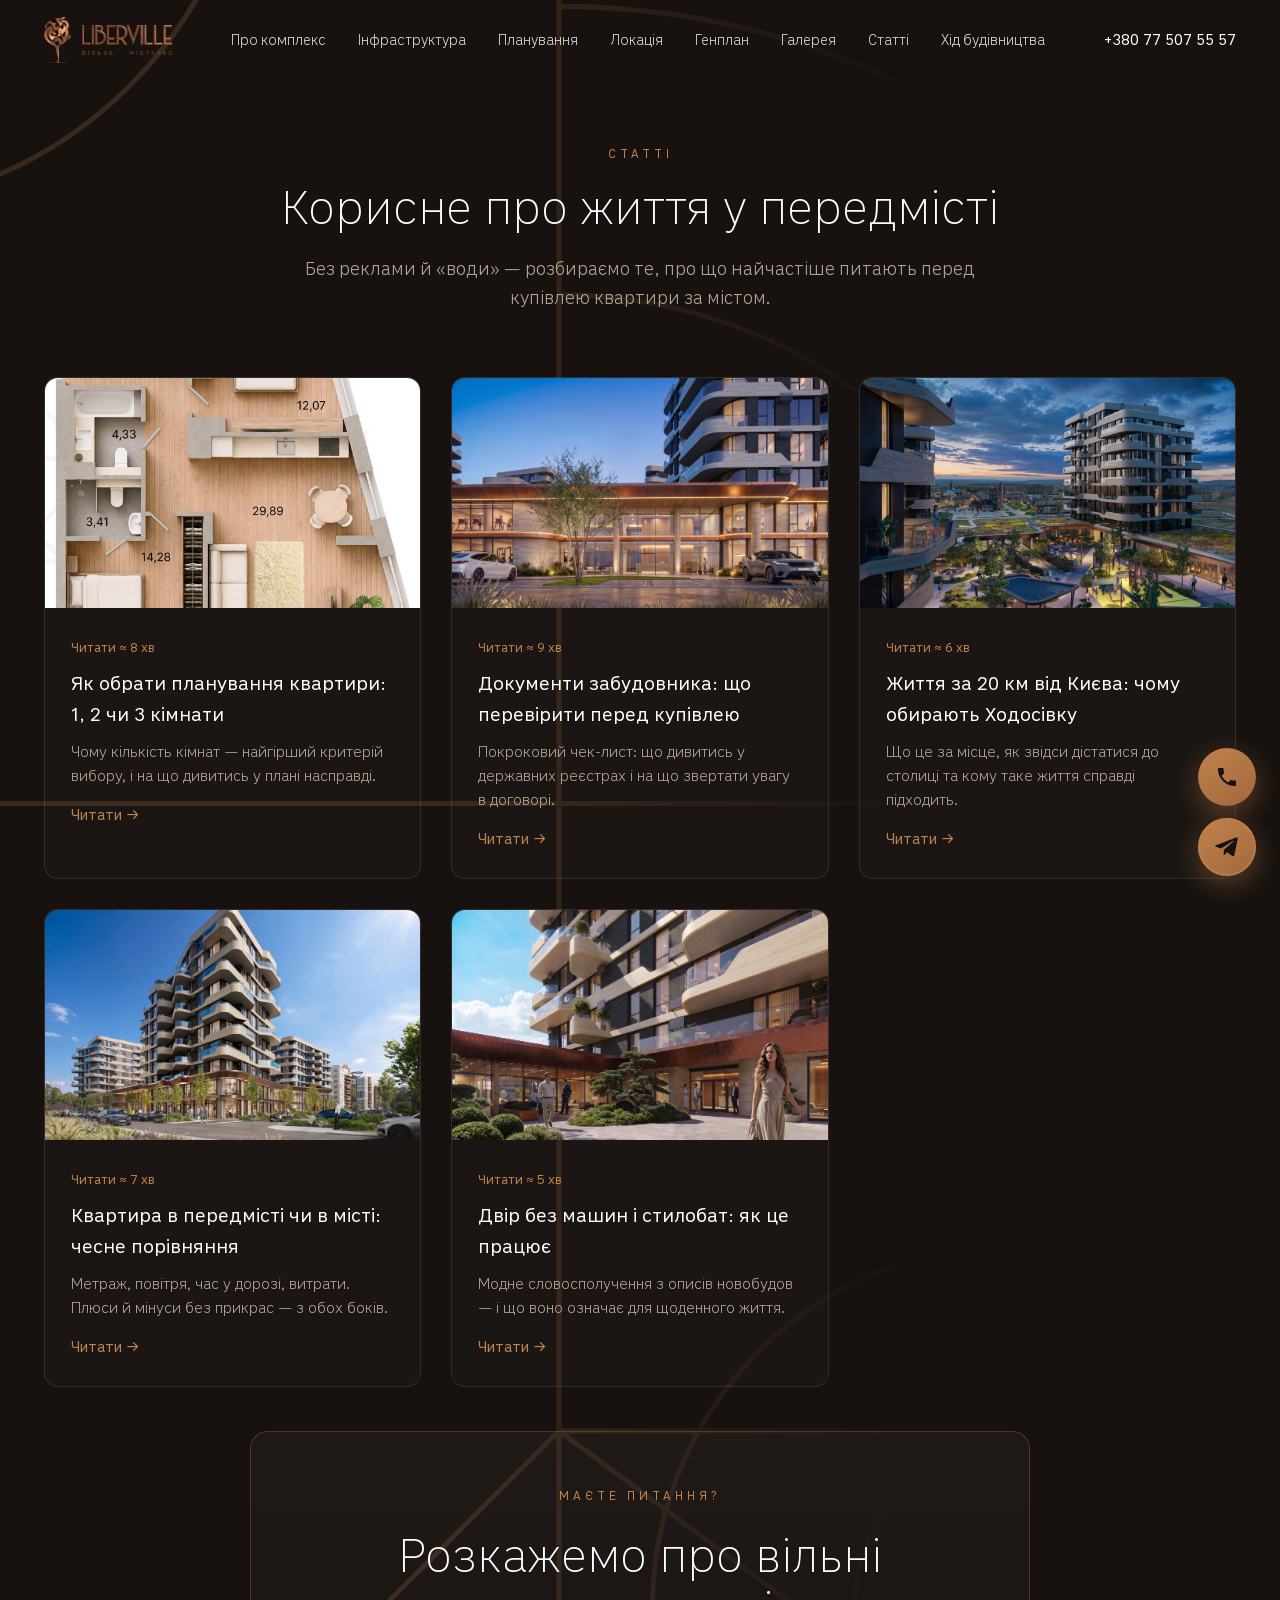
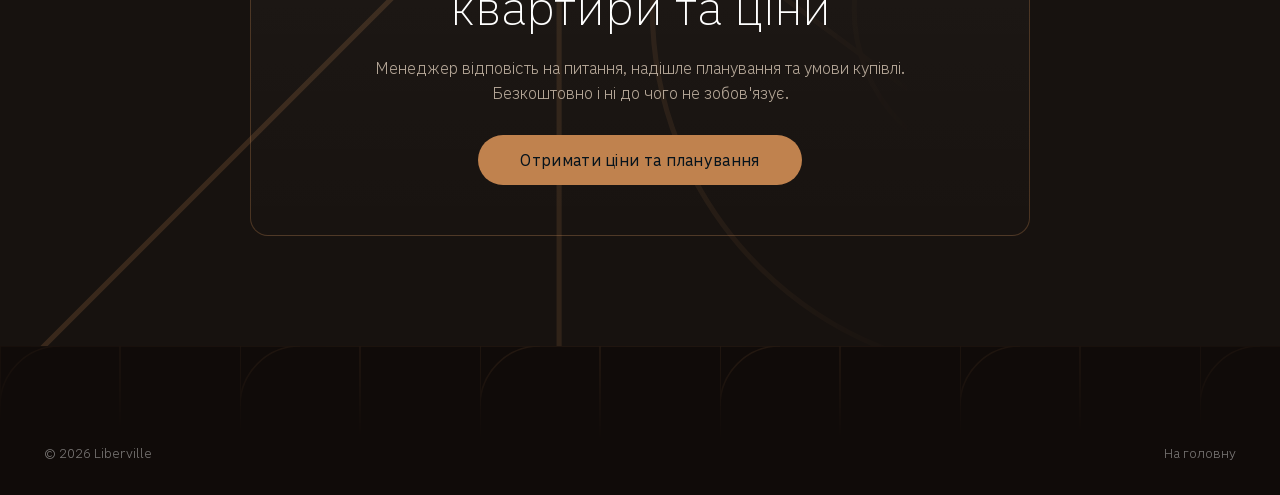
<file: articles.html>
<!DOCTYPE html>
<html lang="uk">
<head>
  <meta charset="UTF-8">
  <meta name="viewport" content="width=device-width, initial-scale=1.0">

  <!-- Google Tag Manager -->
  <script>(function(w,d,s,l,i){w[l]=w[l]||[];w[l].push({'gtm.start':
  new Date().getTime(),event:'gtm.js'});var f=d.getElementsByTagName(s)[0],
  j=d.createElement(s),dl=l!='dataLayer'?'&l='+l:'';j.async=true;j.src=
  'https://www.googletagmanager.com/gtm.js?id='+i+dl;f.parentNode.insertBefore(j,f);
  })(window,document,'script','dataLayer','GTM-55MV9QTR');</script>
  <!-- End Google Tag Manager -->

  <!-- Google Analytics 4 -->
  <script async src="https://www.googletagmanager.com/gtag/js?id=G-SY2NJYV4XC"></script>
  <script>
    window.dataLayer = window.dataLayer || [];
    function gtag(){dataLayer.push(arguments);}
    gtag('js', new Date());
    gtag('config', 'G-SY2NJYV4XC');
  </script>

  <title>Статті про життя у передмісті Києва — Liberville</title>
  <meta name="description" content="Корисні матеріали про купівлю квартири у передмісті Києва: локація Ходосівки, порівняння міста й передмістя, як влаштований двір без машин.">
  <link rel="canonical" href="https://liberville.com.ua/articles.html">
  <meta name="theme-color" content="#17120F">
  <meta property="og:type" content="website">
  <meta property="og:site_name" content="Liberville">
  <meta property="og:title" content="Статті про життя у передмісті Києва — Liberville">
  <meta property="og:description" content="Корисні матеріали про купівлю квартири у передмісті Києва.">
  <meta property="og:url" content="https://liberville.com.ua/articles.html">
  <meta property="og:image" content="https://liberville.com.ua/assets/img/og-cover.jpg">
  <meta property="og:image:alt" content="Візуалізація ЖК Liberville у Ходосівці">
  <meta property="og:locale" content="uk_UA">
  <meta name="twitter:card" content="summary_large_image">
  <meta name="twitter:title" content="Статті — Liberville">
  <meta name="twitter:image" content="https://liberville.com.ua/assets/img/og-cover.jpg">
  <link rel="icon" href="/favicon.svg" type="image/svg+xml">
  <link rel="manifest" href="/site.webmanifest">
  <link rel="apple-touch-icon" href="/assets/img/apple-touch-icon.png">
  <link rel="preload" href="/assets/fonts/RoadUI-Light.woff2" as="font" type="font/woff2" crossorigin>
  <link rel="preload" href="/assets/fonts/RoadUI-Regular.woff2" as="font" type="font/woff2" crossorigin>
  <link rel="stylesheet" href="css/style.css?v=90f065aa">
</head>
<body>
  <!-- Google Tag Manager (noscript) -->
  <noscript><iframe src="https://www.googletagmanager.com/ns.html?id=GTM-55MV9QTR"
  height="0" width="0" style="display:none;visibility:hidden"></iframe></noscript>
  <!-- End Google Tag Manager (noscript) -->

  <header class="header is-scrolled">
    <div class="container header__inner">
      <a href="index.html" class="logo">
        <picture>
          <source srcset="assets/img/logo-mark-bronze.webp" type="image/webp">
          <img src="assets/img/logo-mark-bronze.png" alt="" class="logo__mark">
        </picture>
        <picture>
          <source srcset="assets/img/logo-word-bronze.webp" type="image/webp">
          <img src="assets/img/logo-word-bronze.png" alt="Liberville" class="logo__word">
        </picture>
      </a>
      <nav class="nav" id="nav">
        <a href="index.html#about">Про комплекс</a>
        <a href="index.html#infrastructure">Інфраструктура</a>
        <a href="index.html#plan">Планування</a>
        <a href="index.html#location">Локація</a>
        <a href="index.html#infra-map">Генплан</a>
        <a href="gallery.html">Галерея</a>
        <a href="articles.html">Статті</a>
        <a href="progress.html">Хід будівництва</a>
      </nav>
      <div class="header__right">
        <a href="tel:+380775075557" class="header__phone">+380 77 507 55 57</a>
        <button class="burger" id="burger" aria-label="Меню" aria-expanded="false" aria-controls="nav"><span></span><span></span><span></span></button>
      </div>
    </div>
  </header>

  <section class="section has-pattern has-pattern--left" style="padding-top:140px">
    <div class="container">
      <div class="center-head">
        <span class="eyebrow">Статті</span>
        <h2 class="section__title">Корисне про життя у передмісті</h2>
        <p class="section__lead">Без реклами й «води» — розбираємо те, про що найчастіше питають перед купівлею квартири за містом.</p>
      </div>

      <div class="news-grid">
        <article class="news-card">
          <div class="news-card__img">
            <img loading="lazy" decoding="async" src="assets/img/plans/kv-04.jpg" alt="Планування двокімнатної квартири 74,61 м² у ЖК Liberville">
          </div>
          <div class="news-card__body">
            <time>Читати ≈ 8 хв</time>
            <h3>Як обрати планування квартири: 1, 2 чи 3 кімнати</h3>
            <p>Чому кількість кімнат — найгірший критерій вибору, і на що дивитись у плані насправді.</p>
            <a class="link-arrow" href="article-yak-obraty-planuvannya.html">Читати →</a>
          </div>
        </article>

        <article class="news-card">
          <div class="news-card__img">
            <img loading="lazy" decoding="async" src="assets/img/cam_02.jpg" alt="Житловий квартал Liberville у Ходосівці">
          </div>
          <div class="news-card__body">
            <time>Читати ≈ 9 хв</time>
            <h3>Документи забудовника: що перевірити перед купівлею</h3>
            <p>Покроковий чек-лист: що дивитись у державних реєстрах і на що звертати увагу в договорі.</p>
            <a class="link-arrow" href="article-dokumenty-novobudova.html">Читати →</a>
          </div>
        </article>

        <article class="news-card">
          <div class="news-card__img">
            <img loading="lazy" decoding="async" src="assets/img/aerial_02.jpg" alt="Вечірній вид на ЖК Liberville та околиці Ходосівки">
          </div>
          <div class="news-card__body">
            <time>Читати ≈ 6 хв</time>
            <h3>Життя за 20 км від Києва: чому обирають Ходосівку</h3>
            <p>Що це за місце, як звідси дістатися до столиці та кому таке життя справді підходить.</p>
            <a class="link-arrow" href="article-hodosivka.html">Читати →</a>
          </div>
        </article>

        <article class="news-card">
          <div class="news-card__img">
            <img loading="lazy" decoding="async" src="assets/img/cam_01.jpg" alt="Житловий квартал Liberville удень">
          </div>
          <div class="news-card__body">
            <time>Читати ≈ 7 хв</time>
            <h3>Квартира в передмісті чи в місті: чесне порівняння</h3>
            <p>Метраж, повітря, час у дорозі, витрати. Плюси й мінуси без прикрас — з обох боків.</p>
            <a class="link-arrow" href="article-misto-chy-peredmistya.html">Читати →</a>
          </div>
        </article>

        <article class="news-card">
          <div class="news-card__img">
            <img loading="lazy" decoding="async" src="assets/img/cam_05.jpg" alt="Внутрішній двір ЖК Liberville на стилобаті">
          </div>
          <div class="news-card__body">
            <time>Читати ≈ 5 хв</time>
            <h3>Двір без машин і стилобат: як це працює</h3>
            <p>Модне словосполучення з описів новобудов — і що воно означає для щоденного життя.</p>
            <a class="link-arrow" href="article-dvir-bez-mashyn.html">Читати →</a>
          </div>
        </article>
      </div>

      <div class="cta-final__box reveal" style="max-width:780px;margin:20px auto 0;text-align:center">
        <span class="eyebrow">Маєте питання?</span>
        <h2 class="section__title">Розкажемо про вільні квартири та ціни</h2>
        <p class="cta-final__text">Менеджер відповість на питання, надішле планування та умови купівлі. Безкоштовно і ні до чого не зобов'язує.</p>
        <button class="btn btn--accent btn--lg js-open-modal">Отримати ціни та планування</button>
      </div>
    </div>
  </section>

  <footer class="footer has-grid">
    <div class="container footer__bottom">
      <span>© 2026 Liberville</span>
      <a href="index.html">На головну</a>
    </div>
  </footer>

  <!-- МОДАЛЬНЕ ВІКНО ЗАЯВКИ -->
  <div class="modal" id="modal">
    <div class="modal__overlay js-close-modal"></div>
    <div class="modal__box has-pattern has-pattern--right">
      <button class="modal__close js-close-modal" aria-label="Закрити">&times;</button>
      <h3 class="modal__title">Залишити заявку</h3>
      <p class="modal__text">Надішлемо актуальні ціни, планування та умови розстрочки. Менеджер зв'яжеться найближчим часом.</p>
      <form class="form" id="form">
        <input type="text" name="name" placeholder="Ваше ім'я" required>
        <input type="tel" name="phone" placeholder="+380 __ ___ __ __" required>
        <input type="text" name="_gotcha" tabindex="-1" autocomplete="off" aria-hidden="true" style="position:absolute;left:-9999px;width:1px;height:1px;opacity:0">
        <label class="form__consent">
          <input type="checkbox" name="consent" required>
          <span>Я погоджуюсь на обробку персональних даних згідно з <a href="privacy.html" target="_blank" rel="noopener">Політикою конфіденційності</a></span>
        </label>
        <button type="submit" class="btn btn--accent btn--full">Отримати ціни</button>
      </form>
      <div class="form__success" id="formSuccess">
        <h3>Дякуємо!</h3>
        <p>Ваша заявка прийнята. Менеджер зв'яжеться з вами найближчим часом.</p>
      </div>
    </div>
  </div>

  <script src="js/main.js?v=7bb03f52"></script>

  <!-- Плаваюча кнопка дзвінка -->
  <a class="call-fab" href="tel:+380775075557"
     aria-label="Зателефонувати: +380 77 507 55 57" title="Зателефонувати">
    <svg viewBox="0 0 24 24" aria-hidden="true" focusable="false">
      <path d="M6.62 10.79c1.44 2.83 3.76 5.14 6.59 6.59l2.2-2.2c.27-.27.67-.36 1.02-.24 1.12.37 2.33.57 3.57.57.55 0 1 .45 1 1V20c0 .55-.45 1-1 1-9.39 0-17-7.61-17-17 0-.55.45-1 1-1h3.5c.55 0 1 .45 1 1 0 1.25.2 2.45.57 3.57.11.35.03.74-.25 1.02l-2.2 2.2z"/>
    </svg>
  </a>

  <!-- Плаваюча кнопка Telegram -->
  <a class="tg-fab" href="https://t.me/tdkhodosivka" target="_blank" rel="noopener"
     aria-label="Написати нам у Telegram" title="Написати у Telegram">
    <svg viewBox="0 0 24 24" aria-hidden="true" focusable="false">
      <path d="M21.94 4.6l-3.02 14.26c-.23 1.01-.83 1.26-1.68.78l-4.64-3.42-2.24 2.16c-.25.25-.46.46-.94.46l.33-4.73 8.6-7.77c.37-.33-.08-.52-.58-.19l-10.63 6.7-4.58-1.43c-1-.31-1.02-1 .21-1.48L20.65 3.1c.83-.3 1.55.2 1.29 1.5z"/>
    </svg>
  </a>
</body>
</html>
</file>
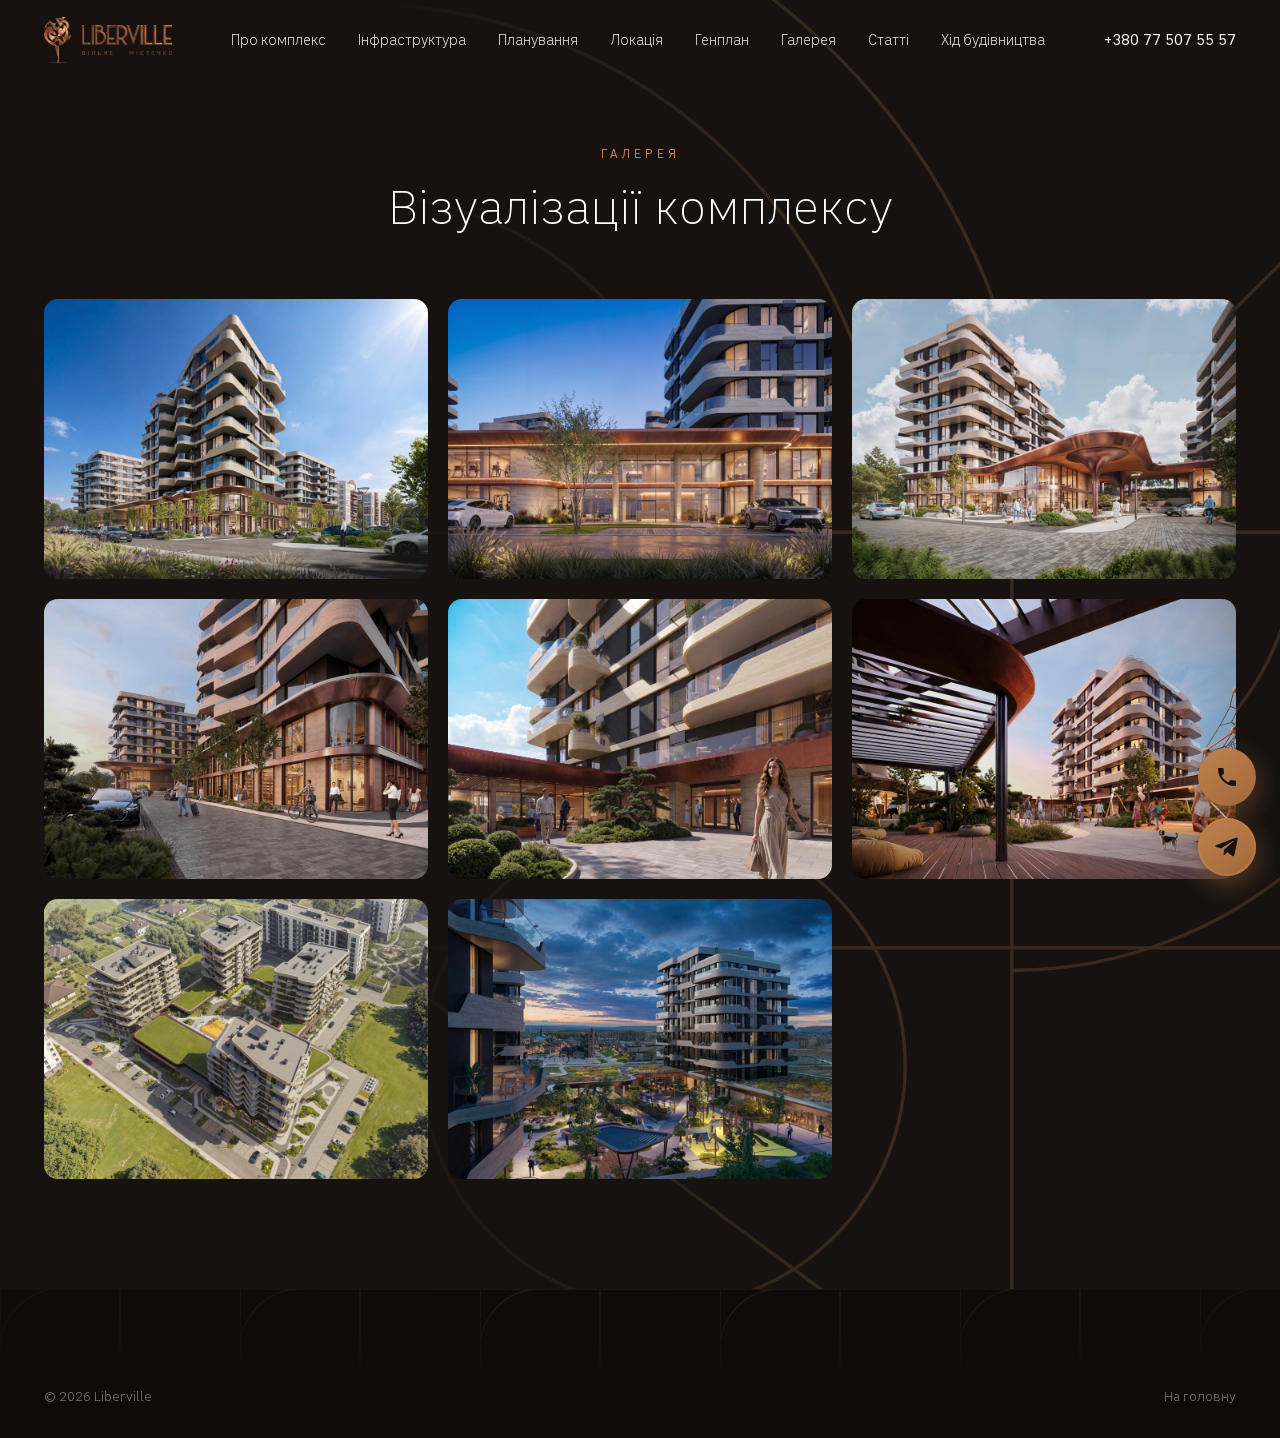
<file: gallery.html>
<!DOCTYPE html>
<html lang="uk">
<head>
  <meta charset="UTF-8">
  <meta name="viewport" content="width=device-width, initial-scale=1.0">

  <!-- Google Tag Manager -->
  <script>(function(w,d,s,l,i){w[l]=w[l]||[];w[l].push({'gtm.start':
  new Date().getTime(),event:'gtm.js'});var f=d.getElementsByTagName(s)[0],
  j=d.createElement(s),dl=l!='dataLayer'?'&l='+l:'';j.async=true;j.src=
  'https://www.googletagmanager.com/gtm.js?id='+i+dl;f.parentNode.insertBefore(j,f);
  })(window,document,'script','dataLayer','GTM-55MV9QTR');</script>
  <!-- End Google Tag Manager -->

  <!-- Google Analytics 4 -->
  <script async src="https://www.googletagmanager.com/gtag/js?id=G-SY2NJYV4XC"></script>
  <script>
    window.dataLayer = window.dataLayer || [];
    function gtag(){dataLayer.push(arguments);}
    gtag('js', new Date());
    gtag('config', 'G-SY2NJYV4XC');
  </script>

  <title>Галерея — Liberville</title>
  <meta name="description" content="Галерея ЖК Liberville у Ходосівці: візуалізації комплексу, архітектура, закритий двір, планування квартир та інфраструктура кварталу.">
  <link rel="canonical" href="https://liberville.com.ua/gallery.html">
  <meta name="theme-color" content="#17120F">
  <meta property="og:type" content="website">
  <meta property="og:site_name" content="Liberville">
  <meta property="og:title" content="Галерея — Liberville">
  <meta property="og:description" content="Візуалізації, архітектура та планування ЖК Liberville у Ходосівці.">
  <meta property="og:url" content="https://liberville.com.ua/gallery.html">
  <meta property="og:image" content="https://liberville.com.ua/assets/img/og-cover.jpg">
  <meta property="og:image:alt" content="Візуалізація ЖК Liberville у Ходосівці">
  <meta property="og:locale" content="uk_UA">
  <meta name="twitter:card" content="summary_large_image">
  <meta name="twitter:title" content="Галерея — Liberville">
  <meta name="twitter:image" content="https://liberville.com.ua/assets/img/og-cover.jpg">
  <link rel="icon" href="/favicon.svg" type="image/svg+xml">
  <link rel="manifest" href="/site.webmanifest">
  <link rel="apple-touch-icon" href="/assets/img/apple-touch-icon.png">
  <link rel="preload" href="/assets/fonts/RoadUI-Light.woff2" as="font" type="font/woff2" crossorigin>
  <link rel="preload" href="/assets/fonts/RoadUI-Regular.woff2" as="font" type="font/woff2" crossorigin>
  <link rel="stylesheet" href="css/style.css?v=90f065aa">
</head>
<body>
  <!-- Google Tag Manager (noscript) -->
  <noscript><iframe src="https://www.googletagmanager.com/ns.html?id=GTM-55MV9QTR"
  height="0" width="0" style="display:none;visibility:hidden"></iframe></noscript>
  <!-- End Google Tag Manager (noscript) -->

  <header class="header is-scrolled">
    <div class="container header__inner">
      <a href="index.html" class="logo">
        <picture>
          <source srcset="assets/img/logo-mark-bronze.webp" type="image/webp">
          <img src="assets/img/logo-mark-bronze.png" alt="" class="logo__mark">
        </picture>
        <picture>
          <source srcset="assets/img/logo-word-bronze.webp" type="image/webp">
          <img src="assets/img/logo-word-bronze.png" alt="Liberville" class="logo__word">
        </picture>
      </a>
      <nav class="nav" id="nav">
        <a href="index.html#about">Про комплекс</a>
        <a href="index.html#infrastructure">Інфраструктура</a>
        <a href="index.html#plan">Планування</a>
        <a href="index.html#location">Локація</a>
        <a href="index.html#infra-map">Генплан</a>
        <a href="gallery.html">Галерея</a>
        <a href="articles.html">Статті</a>
        <a href="progress.html">Хід будівництва</a>
      </nav>
      <div class="header__right">
        <a href="tel:+380775075557" class="header__phone">+380 77 507 55 57</a>
        <button class="burger" id="burger" aria-label="Меню" aria-expanded="false" aria-controls="nav"><span></span><span></span><span></span></button>
      </div>
    </div>
  </header>

  <section class="section has-pattern has-pattern--right" style="padding-top:140px">
    <div class="container">
      <div class="center-head">
        <span class="eyebrow">Галерея</span>
        <h2 class="section__title">Візуалізації комплексу</h2>
      </div>
      <div class="gallery-grid">
        <div class="gallery-grid__item"><img loading="lazy" decoding="async" src="assets/img/cam_01.jpg" alt="Візуалізація ЖК Liberville — вид 1"></div>
        <div class="gallery-grid__item"><img loading="lazy" decoding="async" src="assets/img/cam_02.jpg" alt="Візуалізація ЖК Liberville — вид 2"></div>
        <div class="gallery-grid__item"><img loading="lazy" decoding="async" src="assets/img/cam_03.jpg" alt="Візуалізація ЖК Liberville — вид 3"></div>
        <div class="gallery-grid__item"><img loading="lazy" decoding="async" src="assets/img/cam_04.jpg" alt="Візуалізація ЖК Liberville — вид 4"></div>
        <div class="gallery-grid__item"><img loading="lazy" decoding="async" src="assets/img/cam_05.jpg" alt="Візуалізація ЖК Liberville — вид 5"></div>
        <div class="gallery-grid__item"><img loading="lazy" decoding="async" src="assets/img/cam_06.jpg" alt="Візуалізація ЖК Liberville — вид 6"></div>
        <div class="gallery-grid__item"><img loading="lazy" decoding="async" src="assets/img/aerial_01.jpg" alt="ЖК Liberville з висоти"></div>
        <div class="gallery-grid__item"><img loading="lazy" decoding="async" src="assets/img/aerial_02.jpg" alt="Візуалізація ЖК Liberville — вид 7"></div>
      </div>
    </div>
  </section>

  <footer class="footer has-grid">
    <div class="container footer__bottom">
      <span>© 2026 Liberville</span>
      <a href="index.html">На головну</a>
    </div>
  </footer>

  <script src="js/main.js?v=7bb03f52"></script>

  <!-- Плаваюча кнопка дзвінка -->
  <a class="call-fab" href="tel:+380775075557"
     aria-label="Зателефонувати: +380 77 507 55 57" title="Зателефонувати">
    <svg viewBox="0 0 24 24" aria-hidden="true" focusable="false">
      <path d="M6.62 10.79c1.44 2.83 3.76 5.14 6.59 6.59l2.2-2.2c.27-.27.67-.36 1.02-.24 1.12.37 2.33.57 3.57.57.55 0 1 .45 1 1V20c0 .55-.45 1-1 1-9.39 0-17-7.61-17-17 0-.55.45-1 1-1h3.5c.55 0 1 .45 1 1 0 1.25.2 2.45.57 3.57.11.35.03.74-.25 1.02l-2.2 2.2z"/>
    </svg>
  </a>

  <!-- Плаваюча кнопка Telegram -->
  <a class="tg-fab" href="https://t.me/tdkhodosivka" target="_blank" rel="noopener"
     aria-label="Написати нам у Telegram" title="Написати у Telegram">
    <svg viewBox="0 0 24 24" aria-hidden="true" focusable="false">
      <path d="M21.94 4.6l-3.02 14.26c-.23 1.01-.83 1.26-1.68.78l-4.64-3.42-2.24 2.16c-.25.25-.46.46-.94.46l.33-4.73 8.6-7.77c.37-.33-.08-.52-.58-.19l-10.63 6.7-4.58-1.43c-1-.31-1.02-1 .21-1.48L20.65 3.1c.83-.3 1.55.2 1.29 1.5z"/>
    </svg>
  </a>

</body>
</html>
</file>
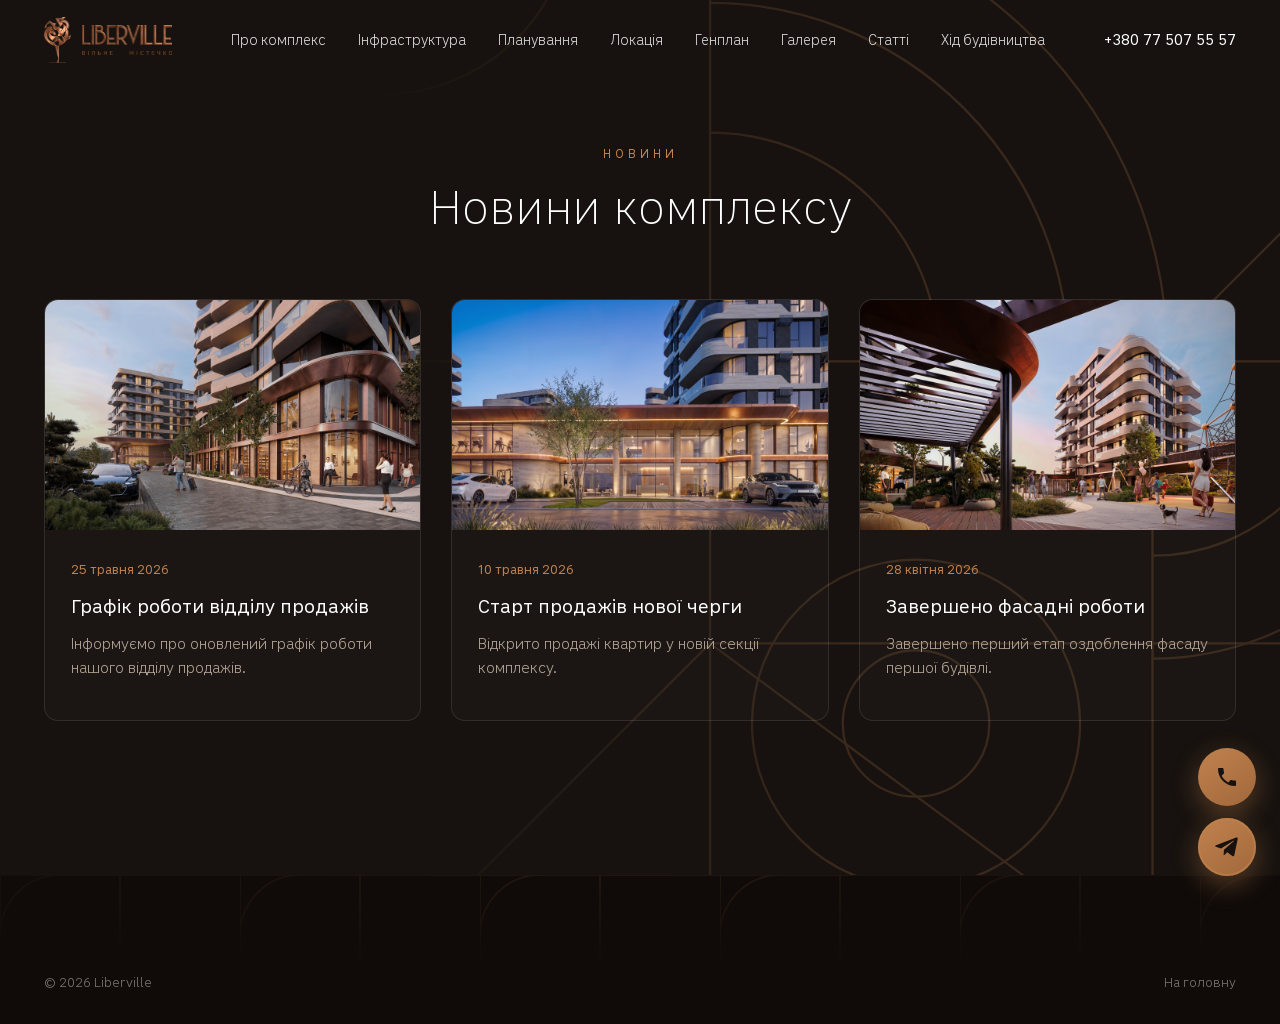
<file: news.html>
<!DOCTYPE html>
<html lang="uk">
<head>
  <meta charset="UTF-8">
  <meta name="viewport" content="width=device-width, initial-scale=1.0">

  <!-- Google Tag Manager -->
  <script>(function(w,d,s,l,i){w[l]=w[l]||[];w[l].push({'gtm.start':
  new Date().getTime(),event:'gtm.js'});var f=d.getElementsByTagName(s)[0],
  j=d.createElement(s),dl=l!='dataLayer'?'&l='+l:'';j.async=true;j.src=
  'https://www.googletagmanager.com/gtm.js?id='+i+dl;f.parentNode.insertBefore(j,f);
  })(window,document,'script','dataLayer','GTM-55MV9QTR');</script>
  <!-- End Google Tag Manager -->

  <!-- Google Analytics 4 -->
  <script async src="https://www.googletagmanager.com/gtag/js?id=G-SY2NJYV4XC"></script>
  <script>
    window.dataLayer = window.dataLayer || [];
    function gtag(){dataLayer.push(arguments);}
    gtag('js', new Date());
    gtag('config', 'G-SY2NJYV4XC');
  </script>

  <title>Новини — Liberville</title>
  <meta name="description" content="Новини та події ЖК Liberville у Ходосівці — старт продажів, етапи будівництва та оновлення проекту.">
  <!-- до запуску проєкту сторінку сховано: на неї не веде жодне посилання -->
  <meta name="robots" content="noindex, follow">
  <link rel="canonical" href="https://liberville.com.ua/news.html">
  <meta name="theme-color" content="#17120F">
  <meta property="og:type" content="website">
  <meta property="og:site_name" content="Liberville">
  <meta property="og:title" content="Новини — Liberville">
  <meta property="og:description" content="Старт продажів, етапи будівництва та оновлення ЖК Liberville у Ходосівці.">
  <meta property="og:url" content="https://liberville.com.ua/news.html">
  <meta property="og:image" content="https://liberville.com.ua/assets/img/og-cover.jpg">
  <meta property="og:image:alt" content="Візуалізація ЖК Liberville у Ходосівці">
  <meta property="og:locale" content="uk_UA">
  <meta name="twitter:card" content="summary_large_image">
  <meta name="twitter:title" content="Новини — Liberville">
  <meta name="twitter:image" content="https://liberville.com.ua/assets/img/og-cover.jpg">
  <link rel="icon" href="/favicon.svg" type="image/svg+xml">
  <link rel="manifest" href="/site.webmanifest">
  <link rel="apple-touch-icon" href="/assets/img/apple-touch-icon.png">
  <link rel="preload" href="/assets/fonts/RoadUI-Light.woff2" as="font" type="font/woff2" crossorigin>
  <link rel="preload" href="/assets/fonts/RoadUI-Regular.woff2" as="font" type="font/woff2" crossorigin>
  <link rel="stylesheet" href="css/style.css?v=90f065aa">
</head>
<body>
  <!-- Google Tag Manager (noscript) -->
  <noscript><iframe src="https://www.googletagmanager.com/ns.html?id=GTM-55MV9QTR"
  height="0" width="0" style="display:none;visibility:hidden"></iframe></noscript>
  <!-- End Google Tag Manager (noscript) -->

  <header class="header is-scrolled">
    <div class="container header__inner">
      <a href="index.html" class="logo">
        <picture>
          <source srcset="assets/img/logo-mark-bronze.webp" type="image/webp">
          <img src="assets/img/logo-mark-bronze.png" alt="" class="logo__mark">
        </picture>
        <picture>
          <source srcset="assets/img/logo-word-bronze.webp" type="image/webp">
          <img src="assets/img/logo-word-bronze.png" alt="Liberville" class="logo__word">
        </picture>
      </a>
      <nav class="nav" id="nav">
        <a href="index.html#about">Про комплекс</a>
        <a href="index.html#infrastructure">Інфраструктура</a>
        <a href="index.html#plan">Планування</a>
        <a href="index.html#location">Локація</a>
        <a href="index.html#infra-map">Генплан</a>
        <a href="gallery.html">Галерея</a>
        <a href="articles.html">Статті</a>
        <a href="progress.html">Хід будівництва</a>
      </nav>
      <div class="header__right">
        <a href="tel:+380775075557" class="header__phone">+380 77 507 55 57</a>
        <button class="burger" id="burger" aria-label="Меню" aria-expanded="false" aria-controls="nav"><span></span><span></span><span></span></button>
      </div>
    </div>
  </header>

  <section class="section has-pattern has-pattern--right" style="padding-top:140px">
    <div class="container">
      <div class="center-head">
        <span class="eyebrow">Новини</span>
        <h2 class="section__title">Новини комплексу</h2>
      </div>
      <div class="news-grid">
        <article class="news-card">
          <div class="news-card__img"><img loading="lazy" decoding="async" src="assets/img/cam_04.jpg" alt="Новина"></div>
          <div class="news-card__body">
            <time>25 травня 2026</time>
            <h3>Графік роботи відділу продажів</h3>
            <p>Інформуємо про оновлений графік роботи нашого відділу продажів.</p>
          </div>
        </article>
        <article class="news-card">
          <div class="news-card__img"><img loading="lazy" decoding="async" src="assets/img/cam_02.jpg" alt="Новина"></div>
          <div class="news-card__body">
            <time>10 травня 2026</time>
            <h3>Старт продажів нової черги</h3>
            <p>Відкрито продажі квартир у новій секції комплексу.</p>
          </div>
        </article>
        <article class="news-card">
          <div class="news-card__img"><img loading="lazy" decoding="async" src="assets/img/cam_06.jpg" alt="Новина"></div>
          <div class="news-card__body">
            <time>28 квітня 2026</time>
            <h3>Завершено фасадні роботи</h3>
            <p>Завершено перший етап оздоблення фасаду першої будівлі.</p>
          </div>
        </article>
      </div>
    </div>
  </section>

  <footer class="footer has-grid">
    <div class="container footer__bottom">
      <span>© 2026 Liberville</span>
      <a href="index.html">На головну</a>
    </div>
  </footer>

  <script src="js/main.js?v=7bb03f52"></script>

  <!-- Плаваюча кнопка дзвінка -->
  <a class="call-fab" href="tel:+380775075557"
     aria-label="Зателефонувати: +380 77 507 55 57" title="Зателефонувати">
    <svg viewBox="0 0 24 24" aria-hidden="true" focusable="false">
      <path d="M6.62 10.79c1.44 2.83 3.76 5.14 6.59 6.59l2.2-2.2c.27-.27.67-.36 1.02-.24 1.12.37 2.33.57 3.57.57.55 0 1 .45 1 1V20c0 .55-.45 1-1 1-9.39 0-17-7.61-17-17 0-.55.45-1 1-1h3.5c.55 0 1 .45 1 1 0 1.25.2 2.45.57 3.57.11.35.03.74-.25 1.02l-2.2 2.2z"/>
    </svg>
  </a>

  <!-- Плаваюча кнопка Telegram -->
  <a class="tg-fab" href="https://t.me/tdkhodosivka" target="_blank" rel="noopener"
     aria-label="Написати нам у Telegram" title="Написати у Telegram">
    <svg viewBox="0 0 24 24" aria-hidden="true" focusable="false">
      <path d="M21.94 4.6l-3.02 14.26c-.23 1.01-.83 1.26-1.68.78l-4.64-3.42-2.24 2.16c-.25.25-.46.46-.94.46l.33-4.73 8.6-7.77c.37-.33-.08-.52-.58-.19l-10.63 6.7-4.58-1.43c-1-.31-1.02-1 .21-1.48L20.65 3.1c.83-.3 1.55.2 1.29 1.5z"/>
    </svg>
  </a>

</body>
</html>
</file>
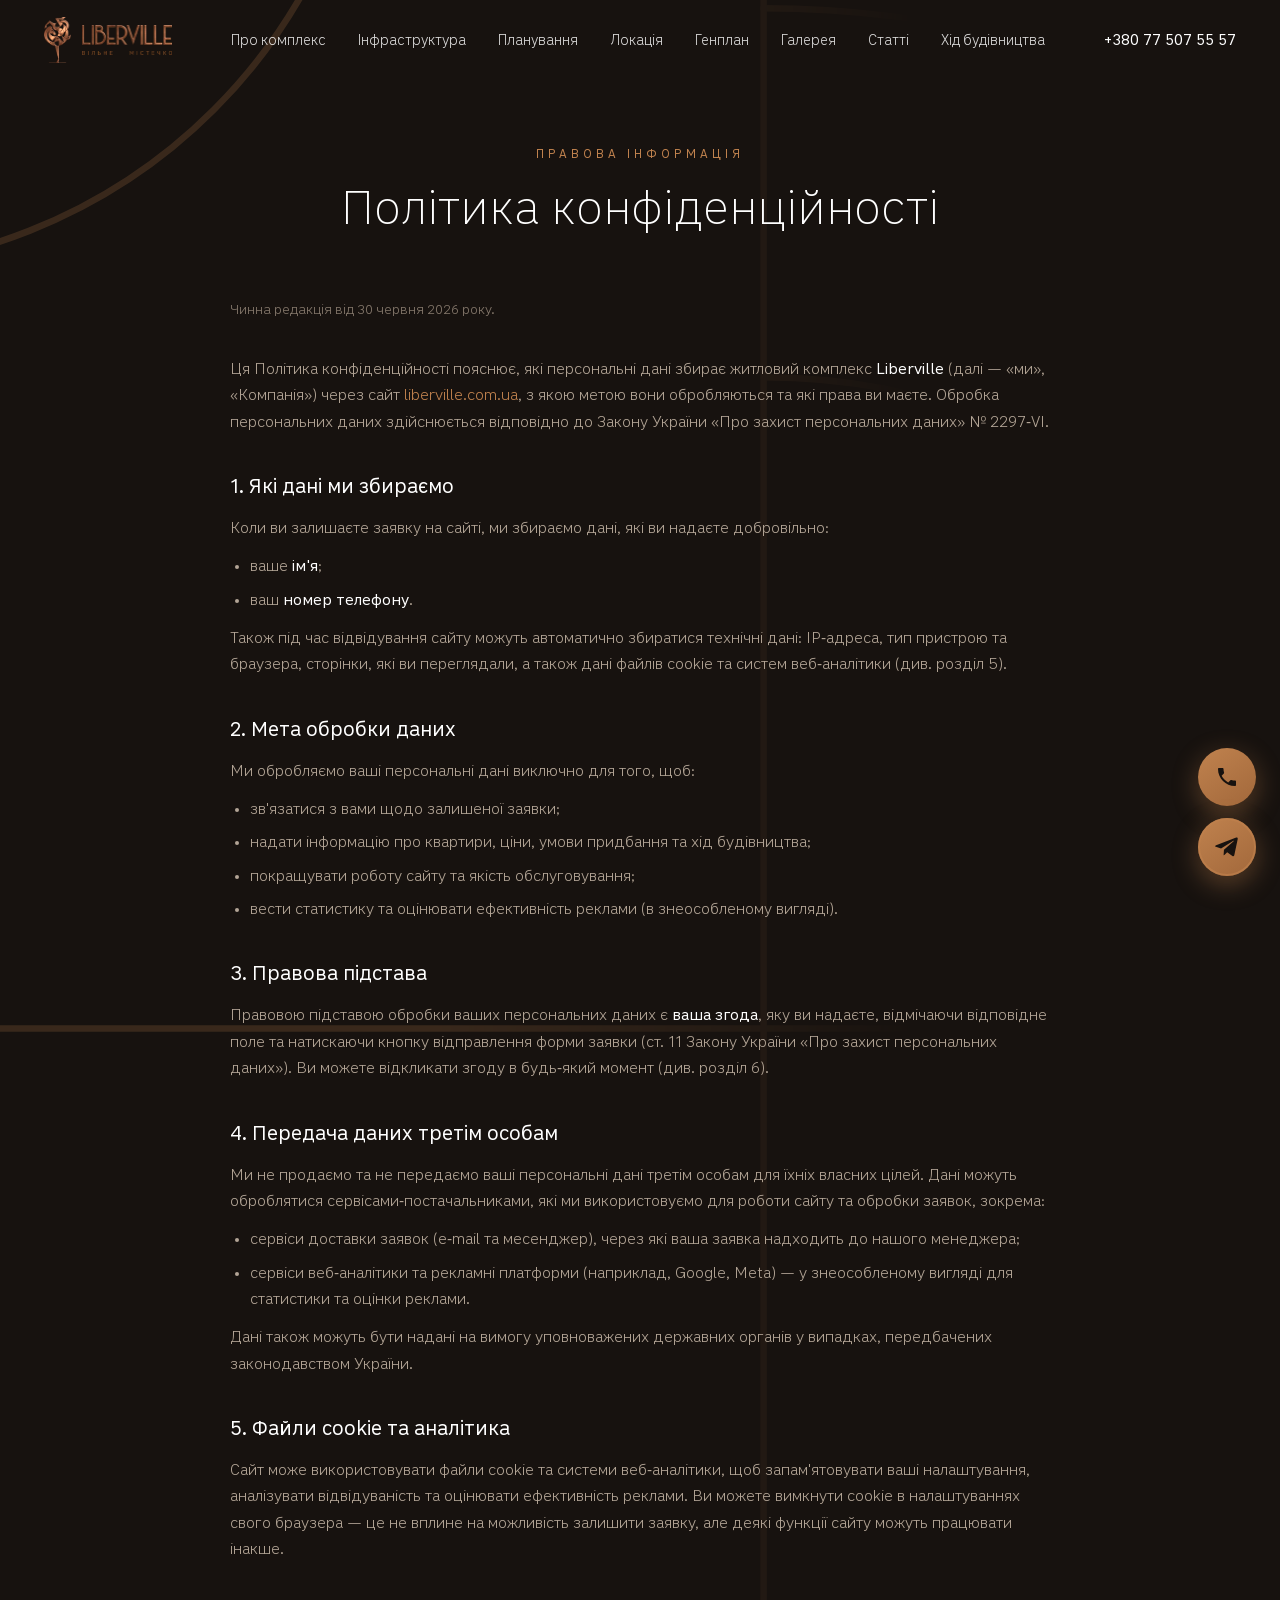
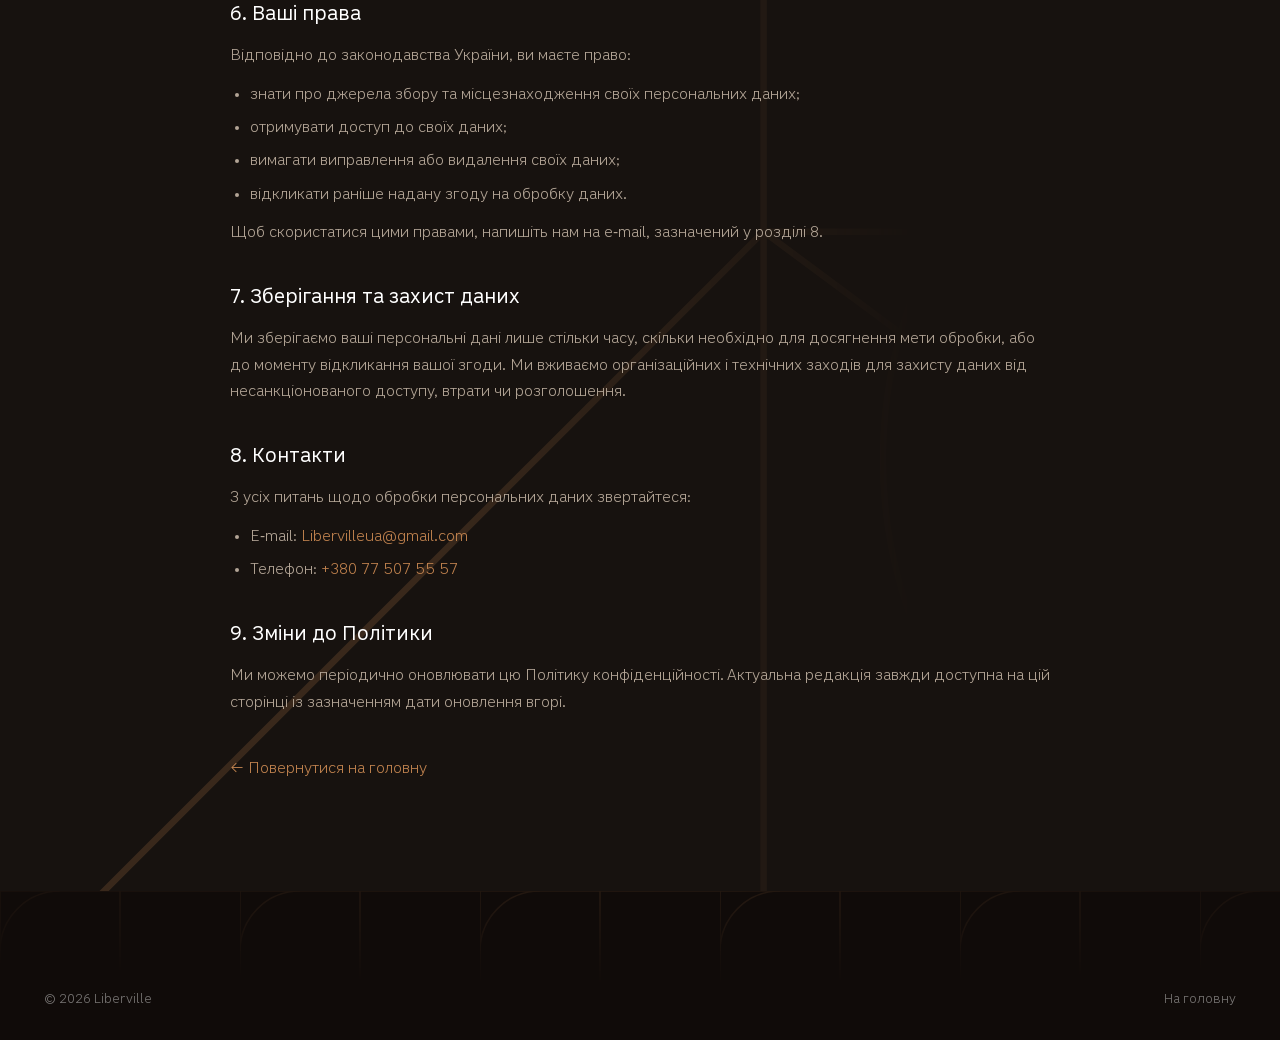
<file: privacy.html>
<!DOCTYPE html>
<html lang="uk">
<head>
  <meta charset="UTF-8">
  <meta name="viewport" content="width=device-width, initial-scale=1.0">

  <!-- Google Tag Manager -->
  <script>(function(w,d,s,l,i){w[l]=w[l]||[];w[l].push({'gtm.start':
  new Date().getTime(),event:'gtm.js'});var f=d.getElementsByTagName(s)[0],
  j=d.createElement(s),dl=l!='dataLayer'?'&l='+l:'';j.async=true;j.src=
  'https://www.googletagmanager.com/gtm.js?id='+i+dl;f.parentNode.insertBefore(j,f);
  })(window,document,'script','dataLayer','GTM-55MV9QTR');</script>
  <!-- End Google Tag Manager -->

  <!-- Google Analytics 4 -->
  <script async src="https://www.googletagmanager.com/gtag/js?id=G-SY2NJYV4XC"></script>
  <script>
    window.dataLayer = window.dataLayer || [];
    function gtag(){dataLayer.push(arguments);}
    gtag('js', new Date());
    gtag('config', 'G-SY2NJYV4XC');
  </script>

  <title>Політика конфіденційності — Liberville</title>
  <meta name="description" content="Політика конфіденційності житлового комплексу Liberville: які персональні дані ми збираємо, з якою метою та які права має користувач.">
  <meta name="theme-color" content="#17120F">
  <meta name="robots" content="noindex, follow">
  <link rel="icon" href="/favicon.svg" type="image/svg+xml">
  <link rel="manifest" href="/site.webmanifest">
  <link rel="apple-touch-icon" href="/assets/img/apple-touch-icon.png">
  <link rel="preload" href="/assets/fonts/RoadUI-Light.woff2" as="font" type="font/woff2" crossorigin>
  <link rel="preload" href="/assets/fonts/RoadUI-Regular.woff2" as="font" type="font/woff2" crossorigin>
  <link rel="stylesheet" href="css/style.css?v=90f065aa">
</head>
<body>
  <!-- Google Tag Manager (noscript) -->
  <noscript><iframe src="https://www.googletagmanager.com/ns.html?id=GTM-55MV9QTR"
  height="0" width="0" style="display:none;visibility:hidden"></iframe></noscript>
  <!-- End Google Tag Manager (noscript) -->

  <header class="header is-scrolled">
    <div class="container header__inner">
      <a href="index.html" class="logo">
        <picture>
          <source srcset="assets/img/logo-mark-bronze.webp" type="image/webp">
          <img src="assets/img/logo-mark-bronze.png" alt="" class="logo__mark">
        </picture>
        <picture>
          <source srcset="assets/img/logo-word-bronze.webp" type="image/webp">
          <img src="assets/img/logo-word-bronze.png" alt="Liberville" class="logo__word">
        </picture>
      </a>
      <nav class="nav" id="nav">
        <a href="index.html#about">Про комплекс</a>
        <a href="index.html#infrastructure">Інфраструктура</a>
        <a href="index.html#plan">Планування</a>
        <a href="index.html#location">Локація</a>
        <a href="index.html#infra-map">Генплан</a>
        <a href="gallery.html">Галерея</a>
        <a href="articles.html">Статті</a>
        <a href="progress.html">Хід будівництва</a>
      </nav>
      <div class="header__right">
        <a href="tel:+380775075557" class="header__phone">+380 77 507 55 57</a>
        <button class="burger" id="burger" aria-label="Меню" aria-expanded="false" aria-controls="nav"><span></span><span></span><span></span></button>
      </div>
    </div>
  </header>

  <section class="section has-pattern has-pattern--left" style="padding-top:140px">
    <div class="container">
      <div class="center-head">
        <span class="eyebrow">Правова інформація</span>
        <h2 class="section__title">Політика конфіденційності</h2>
      </div>

      <article style="max-width:820px;margin:0 auto;text-align:left;color:var(--muted);font-weight:300;line-height:1.7;font-size:15.5px">

        <p style="color:var(--muted-dim);font-size:13.5px;margin-bottom:34px">Чинна редакція від 30 червня 2026 року.</p>

        <p>Ця Політика конфіденційності пояснює, які персональні дані збирає житловий комплекс <b style="color:var(--text);font-weight:500">Liberville</b> (далі — «ми», «Компанія») через сайт <a href="https://liberville.com.ua" style="color:var(--accent)">liberville.com.ua</a>, з якою метою вони обробляються та які права ви маєте. Обробка персональних даних здійснюється відповідно до Закону України «Про захист персональних даних» № 2297‑VI.</p>

        <h3 style="color:var(--text);font-weight:400;font-size:20px;margin:34px 0 12px">1. Які дані ми збираємо</h3>
        <p>Коли ви залишаєте заявку на сайті, ми збираємо дані, які ви надаєте добровільно:</p>
        <ul style="padding-left:20px;margin:12px 0">
          <li style="margin-bottom:7px">ваше <b style="color:var(--text);font-weight:500">ім'я</b>;</li>
          <li style="margin-bottom:7px">ваш <b style="color:var(--text);font-weight:500">номер телефону</b>.</li>
        </ul>
        <p>Також під час відвідування сайту можуть автоматично збиратися технічні дані: IP‑адреса, тип пристрою та браузера, сторінки, які ви переглядали, а також дані файлів cookie та систем веб‑аналітики (див. розділ 5).</p>

        <h3 style="color:var(--text);font-weight:400;font-size:20px;margin:34px 0 12px">2. Мета обробки даних</h3>
        <p>Ми обробляємо ваші персональні дані виключно для того, щоб:</p>
        <ul style="padding-left:20px;margin:12px 0">
          <li style="margin-bottom:7px">зв'язатися з вами щодо залишеної заявки;</li>
          <li style="margin-bottom:7px">надати інформацію про квартири, ціни, умови придбання та хід будівництва;</li>
          <li style="margin-bottom:7px">покращувати роботу сайту та якість обслуговування;</li>
          <li style="margin-bottom:7px">вести статистику та оцінювати ефективність реклами (в знеособленому вигляді).</li>
        </ul>

        <h3 style="color:var(--text);font-weight:400;font-size:20px;margin:34px 0 12px">3. Правова підстава</h3>
        <p>Правовою підставою обробки ваших персональних даних є <b style="color:var(--text);font-weight:500">ваша згода</b>, яку ви надаєте, відмічаючи відповідне поле та натискаючи кнопку відправлення форми заявки (ст. 11 Закону України «Про захист персональних даних»). Ви можете відкликати згоду в будь‑який момент (див. розділ 6).</p>

        <h3 style="color:var(--text);font-weight:400;font-size:20px;margin:34px 0 12px">4. Передача даних третім особам</h3>
        <p>Ми не продаємо та не передаємо ваші персональні дані третім особам для їхніх власних цілей. Дані можуть оброблятися сервісами‑постачальниками, які ми використовуємо для роботи сайту та обробки заявок, зокрема:</p>
        <ul style="padding-left:20px;margin:12px 0">
          <li style="margin-bottom:7px">сервіси доставки заявок (e‑mail та месенджер), через які ваша заявка надходить до нашого менеджера;</li>
          <li style="margin-bottom:7px">сервіси веб‑аналітики та рекламні платформи (наприклад, Google, Meta) — у знеособленому вигляді для статистики та оцінки реклами.</li>
        </ul>
        <p>Дані також можуть бути надані на вимогу уповноважених державних органів у випадках, передбачених законодавством України.</p>

        <h3 style="color:var(--text);font-weight:400;font-size:20px;margin:34px 0 12px">5. Файли cookie та аналітика</h3>
        <p>Сайт може використовувати файли cookie та системи веб‑аналітики, щоб запам'ятовувати ваші налаштування, аналізувати відвідуваність та оцінювати ефективність реклами. Ви можете вимкнути cookie в налаштуваннях свого браузера — це не вплине на можливість залишити заявку, але деякі функції сайту можуть працювати інакше.</p>

        <h3 style="color:var(--text);font-weight:400;font-size:20px;margin:34px 0 12px">6. Ваші права</h3>
        <p>Відповідно до законодавства України, ви маєте право:</p>
        <ul style="padding-left:20px;margin:12px 0">
          <li style="margin-bottom:7px">знати про джерела збору та місцезнаходження своїх персональних даних;</li>
          <li style="margin-bottom:7px">отримувати доступ до своїх даних;</li>
          <li style="margin-bottom:7px">вимагати виправлення або видалення своїх даних;</li>
          <li style="margin-bottom:7px">відкликати раніше надану згоду на обробку даних.</li>
        </ul>
        <p>Щоб скористатися цими правами, напишіть нам на e‑mail, зазначений у розділі 8.</p>

        <h3 style="color:var(--text);font-weight:400;font-size:20px;margin:34px 0 12px">7. Зберігання та захист даних</h3>
        <p>Ми зберігаємо ваші персональні дані лише стільки часу, скільки необхідно для досягнення мети обробки, або до моменту відкликання вашої згоди. Ми вживаємо організаційних і технічних заходів для захисту даних від несанкціонованого доступу, втрати чи розголошення.</p>

        <h3 style="color:var(--text);font-weight:400;font-size:20px;margin:34px 0 12px">8. Контакти</h3>
        <p>З усіх питань щодо обробки персональних даних звертайтеся:</p>
        <ul style="padding-left:20px;margin:12px 0">
          <li style="margin-bottom:7px">E‑mail: <a href="mailto:Libervilleua@gmail.com" style="color:var(--accent)">Libervilleua@gmail.com</a></li>
          <li style="margin-bottom:7px">Телефон: <a href="tel:+380775075557" style="color:var(--accent)">+380 77 507 55 57</a></li>
        </ul>

        <h3 style="color:var(--text);font-weight:400;font-size:20px;margin:34px 0 12px">9. Зміни до Політики</h3>
        <p>Ми можемо періодично оновлювати цю Політику конфіденційності. Актуальна редакція завжди доступна на цій сторінці із зазначенням дати оновлення вгорі.</p>

        <p style="margin-top:40px"><a href="index.html" style="color:var(--accent)">← Повернутися на головну</a></p>
      </article>
    </div>
  </section>

  <footer class="footer has-grid">
    <div class="container footer__bottom">
      <span>© 2026 Liberville</span>
      <a href="index.html">На головну</a>
    </div>
  </footer>

  <script src="js/main.js?v=7bb03f52"></script>

  <!-- Плаваюча кнопка дзвінка -->
  <a class="call-fab" href="tel:+380775075557"
     aria-label="Зателефонувати: +380 77 507 55 57" title="Зателефонувати">
    <svg viewBox="0 0 24 24" aria-hidden="true" focusable="false">
      <path d="M6.62 10.79c1.44 2.83 3.76 5.14 6.59 6.59l2.2-2.2c.27-.27.67-.36 1.02-.24 1.12.37 2.33.57 3.57.57.55 0 1 .45 1 1V20c0 .55-.45 1-1 1-9.39 0-17-7.61-17-17 0-.55.45-1 1-1h3.5c.55 0 1 .45 1 1 0 1.25.2 2.45.57 3.57.11.35.03.74-.25 1.02l-2.2 2.2z"/>
    </svg>
  </a>

  <!-- Плаваюча кнопка Telegram -->
  <a class="tg-fab" href="https://t.me/tdkhodosivka" target="_blank" rel="noopener"
     aria-label="Написати нам у Telegram" title="Написати у Telegram">
    <svg viewBox="0 0 24 24" aria-hidden="true" focusable="false">
      <path d="M21.94 4.6l-3.02 14.26c-.23 1.01-.83 1.26-1.68.78l-4.64-3.42-2.24 2.16c-.25.25-.46.46-.94.46l.33-4.73 8.6-7.77c.37-.33-.08-.52-.58-.19l-10.63 6.7-4.58-1.43c-1-.31-1.02-1 .21-1.48L20.65 3.1c.83-.3 1.55.2 1.29 1.5z"/>
    </svg>
  </a>

</body>
</html>
</file>
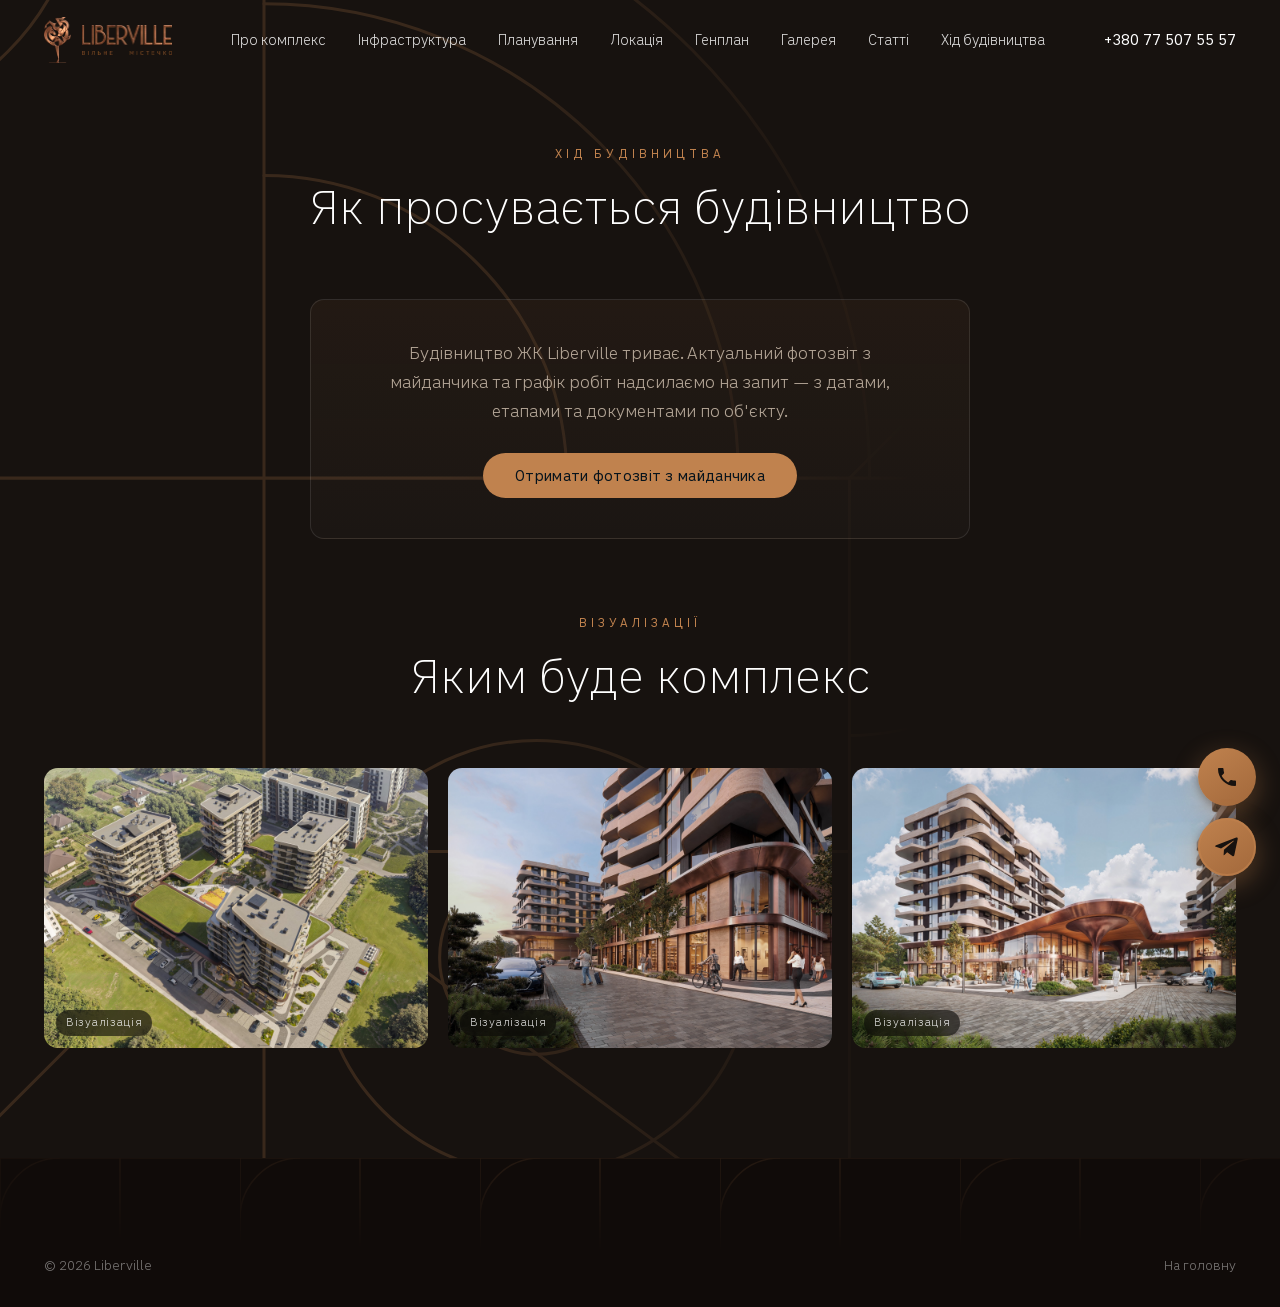
<file: progress.html>
<!DOCTYPE html>
<html lang="uk">
<head>
  <meta charset="UTF-8">
  <meta name="viewport" content="width=device-width, initial-scale=1.0">

  <!-- Google Tag Manager -->
  <script>(function(w,d,s,l,i){w[l]=w[l]||[];w[l].push({'gtm.start':
  new Date().getTime(),event:'gtm.js'});var f=d.getElementsByTagName(s)[0],
  j=d.createElement(s),dl=l!='dataLayer'?'&l='+l:'';j.async=true;j.src=
  'https://www.googletagmanager.com/gtm.js?id='+i+dl;f.parentNode.insertBefore(j,f);
  })(window,document,'script','dataLayer','GTM-55MV9QTR');</script>
  <!-- End Google Tag Manager -->

  <!-- Google Analytics 4 -->
  <script async src="https://www.googletagmanager.com/gtag/js?id=G-SY2NJYV4XC"></script>
  <script>
    window.dataLayer = window.dataLayer || [];
    function gtag(){dataLayer.push(arguments);}
    gtag('js', new Date());
    gtag('config', 'G-SY2NJYV4XC');
  </script>

  <title>Хід будівництва — Liberville</title>
  <meta name="description" content="Хід будівництва ЖК Liberville у Ходосівці — актуальні фото та етапи зведення житлового кварталу.">
  <link rel="canonical" href="https://liberville.com.ua/progress.html">
  <meta name="theme-color" content="#17120F">
  <meta property="og:type" content="website">
  <meta property="og:site_name" content="Liberville">
  <meta property="og:title" content="Хід будівництва — Liberville">
  <meta property="og:description" content="Актуальні фото та етапи зведення ЖК Liberville у Ходосівці.">
  <meta property="og:url" content="https://liberville.com.ua/progress.html">
  <meta property="og:image" content="https://liberville.com.ua/assets/img/og-cover.jpg">
  <meta property="og:image:alt" content="Візуалізація ЖК Liberville у Ходосівці">
  <meta property="og:locale" content="uk_UA">
  <meta name="twitter:card" content="summary_large_image">
  <meta name="twitter:title" content="Хід будівництва — Liberville">
  <meta name="twitter:image" content="https://liberville.com.ua/assets/img/og-cover.jpg">
  <link rel="icon" href="/favicon.svg" type="image/svg+xml">
  <link rel="manifest" href="/site.webmanifest">
  <link rel="apple-touch-icon" href="/assets/img/apple-touch-icon.png">
  <link rel="preload" href="/assets/fonts/RoadUI-Light.woff2" as="font" type="font/woff2" crossorigin>
  <link rel="preload" href="/assets/fonts/RoadUI-Regular.woff2" as="font" type="font/woff2" crossorigin>
  <link rel="stylesheet" href="css/style.css?v=90f065aa">
</head>
<body>
  <!-- Google Tag Manager (noscript) -->
  <noscript><iframe src="https://www.googletagmanager.com/ns.html?id=GTM-55MV9QTR"
  height="0" width="0" style="display:none;visibility:hidden"></iframe></noscript>
  <!-- End Google Tag Manager (noscript) -->

  <header class="header is-scrolled">
    <div class="container header__inner">
      <a href="index.html" class="logo">
        <picture>
          <source srcset="assets/img/logo-mark-bronze.webp" type="image/webp">
          <img src="assets/img/logo-mark-bronze.png" alt="" class="logo__mark">
        </picture>
        <picture>
          <source srcset="assets/img/logo-word-bronze.webp" type="image/webp">
          <img src="assets/img/logo-word-bronze.png" alt="Liberville" class="logo__word">
        </picture>
      </a>
      <nav class="nav" id="nav">
        <a href="index.html#about">Про комплекс</a>
        <a href="index.html#infrastructure">Інфраструктура</a>
        <a href="index.html#plan">Планування</a>
        <a href="index.html#location">Локація</a>
        <a href="index.html#infra-map">Генплан</a>
        <a href="gallery.html">Галерея</a>
        <a href="articles.html">Статті</a>
        <a href="progress.html">Хід будівництва</a>
      </nav>
      <div class="header__right">
        <a href="tel:+380775075557" class="header__phone">+380 77 507 55 57</a>
        <button class="burger" id="burger" aria-label="Меню" aria-expanded="false" aria-controls="nav"><span></span><span></span><span></span></button>
      </div>
    </div>
  </header>

  <section class="section has-pattern has-pattern--left" style="padding-top:140px">
    <div class="container">
      <div class="center-head">
        <span class="eyebrow">Хід будівництва</span>
        <h2 class="section__title">Як просувається будівництво</h2>
      </div>

      <div class="progress-note">
        <p>Будівництво ЖК Liberville триває. Актуальний фотозвіт з майданчика та графік робіт
           надсилаємо на запит — з датами, етапами та документами по об'єкту.</p>
        <button class="btn btn--accent js-open-modal" type="button">Отримати фотозвіт з майданчика</button>
      </div>

      <div class="center-head" style="margin-top:70px">
        <span class="eyebrow">Візуалізації</span>
        <h2 class="section__title">Яким буде комплекс</h2>
      </div>

      <div class="gallery-grid">
        <figure class="gallery-grid__item is-viz"><img src="assets/img/aerial_01.jpg" alt="Візуалізація ЖК Liberville у Ходосівці — вигляд згори" loading="lazy" decoding="async"><figcaption>Візуалізація</figcaption></figure>
        <figure class="gallery-grid__item is-viz"><img src="assets/img/cam_04.jpg" alt="Візуалізація ЖК Liberville — вигляд на квартал" loading="lazy" decoding="async"><figcaption>Візуалізація</figcaption></figure>
        <figure class="gallery-grid__item is-viz"><img src="assets/img/cam_03.jpg" alt="Візуалізація ЖК Liberville — архітектура будинків" loading="lazy" decoding="async"><figcaption>Візуалізація</figcaption></figure>
      </div>
    </div>
  </section>

  <footer class="footer has-grid">
    <div class="container footer__bottom">
      <span>© 2026 Liberville</span>
      <a href="index.html">На головну</a>
    </div>
  </footer>

  <!-- МОДАЛЬНА ФОРМА -->
  <div class="modal" id="modal">
    <div class="modal__overlay js-close-modal"></div>
    <div class="modal__box has-pattern has-pattern--right">
      <button class="modal__close js-close-modal" aria-label="Закрити">×</button>
      <h3 class="modal__title">Залиште заявку</h3>
      <p class="modal__text">Надішлемо актуальні ціни, планування та умови розстрочки. Менеджер зв'яжеться найближчим часом.</p>
      <form class="form" id="form">
        <input type="text" name="name" placeholder="Ваше ім'я" required autocomplete="name">
        <input type="tel" name="phone" placeholder="Телефон" required autocomplete="tel">
        <!-- анти-спам: приховане поле-пастка, людина його не заповнює -->
        <input type="text" name="_gotcha" tabindex="-1" autocomplete="off" aria-hidden="true" style="position:absolute;left:-9999px;width:1px;height:1px;opacity:0">
        <label class="form__consent">
          <input type="checkbox" name="consent" required>
          <span>Я погоджуюсь на обробку персональних даних згідно з <a href="privacy.html" target="_blank" rel="noopener">Політикою конфіденційності</a></span>
        </label>
        <button type="submit" class="btn btn--accent btn--full">Отримати ціни</button>
      </form>
      <div class="form__success" id="formSuccess">
        <p>Дякуємо! Заявку відправлено.</p>
        <button class="btn btn--accent js-close-modal">ОК</button>
      </div>
    </div>
  </div>

  <script src="js/main.js?v=7bb03f52"></script>

  <!-- Плаваюча кнопка дзвінка -->
  <a class="call-fab" href="tel:+380775075557"
     aria-label="Зателефонувати: +380 77 507 55 57" title="Зателефонувати">
    <svg viewBox="0 0 24 24" aria-hidden="true" focusable="false">
      <path d="M6.62 10.79c1.44 2.83 3.76 5.14 6.59 6.59l2.2-2.2c.27-.27.67-.36 1.02-.24 1.12.37 2.33.57 3.57.57.55 0 1 .45 1 1V20c0 .55-.45 1-1 1-9.39 0-17-7.61-17-17 0-.55.45-1 1-1h3.5c.55 0 1 .45 1 1 0 1.25.2 2.45.57 3.57.11.35.03.74-.25 1.02l-2.2 2.2z"/>
    </svg>
  </a>

  <!-- Плаваюча кнопка Telegram -->
  <a class="tg-fab" href="https://t.me/tdkhodosivka" target="_blank" rel="noopener"
     aria-label="Написати нам у Telegram" title="Написати у Telegram">
    <svg viewBox="0 0 24 24" aria-hidden="true" focusable="false">
      <path d="M21.94 4.6l-3.02 14.26c-.23 1.01-.83 1.26-1.68.78l-4.64-3.42-2.24 2.16c-.25.25-.46.46-.94.46l.33-4.73 8.6-7.77c.37-.33-.08-.52-.58-.19l-10.63 6.7-4.58-1.43c-1-.31-1.02-1 .21-1.48L20.65 3.1c.83-.3 1.55.2 1.29 1.5z"/>
    </svg>
  </a>

</body>
</html>
</file>
<file: css/style.css>
/* ===== Фірмовий шрифт RoadUI (з лого-буку BRAINTANK) ===== */
@font-face{
  font-family:'RoadUI';font-style:normal;font-weight:200;font-display:swap;
  src:url('../assets/fonts/RoadUI-ExtraLight.woff2') format('woff2');
}
@font-face{
  font-family:'RoadUI';font-style:normal;font-weight:300;font-display:swap;
  src:url('../assets/fonts/RoadUI-Light.woff2') format('woff2');
}
@font-face{
  font-family:'RoadUI';font-style:normal;font-weight:400;font-display:swap;
  src:url('../assets/fonts/RoadUI-Regular.woff2') format('woff2');
}
@font-face{
  font-family:'RoadUI';font-style:normal;font-weight:700;font-display:swap;
  src:url('../assets/fonts/RoadUI-Bold.woff2') format('woff2');
}

@font-face{
  font-family:'Sitka';font-style:normal;font-weight:400;font-display:swap;
  src:url('../assets/fonts/Sitka-Banner.woff2') format('woff2');
}

/* ===== Палитра проекта (тёплая: эспрессо + медь/бронза, по вашим рендерам) ===== */
:root{
  --bg:#17120F;           /* основной тёмный фон (тёплый эспрессо) */
  --bg-2:#1F1813;         /* второстепенный тёмный фон */
  --bg-deep:#100b09;      /* самый тёмный (футер) */
  --text:#ffffff;         /* белый текст */
  --muted:#b3a596;        /* тёплый серо-бежевый второстепенный текст */
  --muted-dim:#897c6f;
  --accent:#C0824E;       /* медный/бронзовый акцент */
  --accent-2:#A2683B;     /* медь темнее (для hover) */
  --line:rgba(255,255,255,.10);
  --line-soft:rgba(255,255,255,.06);
  --radius:14px;
  --maxw:1240px;
}
*{margin:0;padding:0;box-sizing:border-box}
html{scroll-behavior:smooth}
body{
  font-family:'RoadUI','Geologica',sans-serif;
  color:var(--text);
  background:var(--bg);
  line-height:1.6;
  font-weight:300;
  -webkit-font-smoothing:antialiased;
}
a{color:inherit;text-decoration:none}
img{max-width:100%;display:block}
.container{width:100%;max-width:var(--maxw);margin:0 auto;padding:0 24px}

/* ===== Кнопки ===== */
.btn{
  display:inline-block;
  padding:14px 32px;
  border:none;border-radius:50px;
  font-family:inherit;font-size:15px;font-weight:500;
  cursor:pointer;transition:.25s;
  letter-spacing:.3px;
}
.btn--accent{background:var(--accent);color:#06131c}
.btn--accent:hover{background:var(--accent-2);color:#fff}
.btn--outline{background:transparent;border:1.5px solid rgba(255,255,255,.25);color:#fff}
.btn--outline:hover{border-color:var(--accent);color:var(--accent)}
.btn--full{width:100%}

/* ===== Прелоадер (фірмовий: мідний градієнт з лого-буку BRAINTANK) ===== */
.preloader{
  position:fixed;inset:0;z-index:1000;
  display:flex;align-items:center;justify-content:center;
  /* градієнт узято піксель-у-піксель зі сторінки завантаження в бренд-презентації */
  background:linear-gradient(100deg,
    #D69C6C 0%, #C68F63 10%, #B7835A 20%, #A87651 30%, #986A48 40%,
    #895D40 50%, #7A5137 60%, #6A442E 70%, #5B3825 80%, #4C2B1C 90%, #3E2014 100%);
  transition:opacity .8s ease,visibility .8s ease;
}
.preloader.is-hidden{opacity:0;visibility:hidden}
.preloader__inner{text-align:center;padding:0 24px}

/* Логотип: мʼяка поява — проявляється й ледь наближається */
.preloader__logo{margin:0}
.preloader__logo img{
  height:min(56vh,440px);width:auto;display:block;margin:0 auto;
  opacity:0;transform:scale(.94) translateY(10px);
  filter:drop-shadow(0 26px 60px rgba(62,32,20,.42));
  animation:plLogo 1.5s cubic-bezier(.2,.7,.2,1) .15s forwards;
}
@keyframes plLogo{
  to{opacity:1;transform:scale(1) translateY(0)}
}

/* Тонка лінія-індикатор під логотипом */
.preloader__bar{
  width:170px;height:1.5px;margin:34px auto 0;border-radius:2px;
  background:rgba(62,32,20,.20);overflow:hidden;
  opacity:0;animation:plFade .8s ease .7s forwards;
}
.preloader__bar span{
  display:block;height:100%;width:0;border-radius:2px;
  background:linear-gradient(90deg, rgba(62,32,20,.55), rgba(255,238,220,.85));
  animation:load 1.8s cubic-bezier(.35,.1,.25,1) .35s forwards;
}
@keyframes load{to{width:100%}}
@keyframes plFade{to{opacity:1}}

/* Повага до «менше руху»: показуємо одразу, без анімації */
@media(prefers-reduced-motion:reduce){
  .preloader__logo img{animation:none;opacity:1;transform:none}
  .preloader__bar{animation:none;opacity:1}
  .preloader__bar span{animation:none;width:100%}
}
@media(max-width:600px){
  .preloader__logo img{height:min(46vh,330px)}
  .preloader__bar{width:140px;margin-top:26px}
}

/* ===== Шапка ===== */
.header{
  position:fixed;top:0;left:0;right:0;z-index:100;
  transition:background .3s,box-shadow .3s,backdrop-filter .3s;
}
.header.is-scrolled{
  background:rgba(15,24,34,.85);
  backdrop-filter:blur(12px);
  box-shadow:0 1px 0 rgba(255,255,255,.06);
}
.header__inner{display:flex;align-items:center;justify-content:space-between;height:80px}
.logo{display:inline-flex;align-items:center;gap:11px;color:#fff}
/* бронзовий логотип із лого-буку — трохи освітлюємо, щоб читався на темній шапці */
.logo__mark{height:46px;width:auto;display:block;filter:brightness(1.32) saturate(1.06)}
/* напис із дескриптором «ВІЛЬНЕ МІСТЕЧКО» — тому висота більша */
.logo__word{height:30px;width:auto;display:block;filter:brightness(1.32) saturate(1.06)}
.nav{display:flex;gap:32px}
.nav a{font-size:14px;font-weight:300;color:rgba(255,255,255,.85);transition:color .25s;position:relative}
.nav a::after{content:'';position:absolute;left:0;bottom:-5px;width:0;height:2px;background:var(--accent);transition:.25s}
.nav a:hover{color:#fff}
.nav a:hover::after{width:100%}
.header__right{display:flex;align-items:center;gap:22px}
.header__phone{font-size:15px;font-weight:500;color:#fff}
.lang{display:flex;gap:8px}
.lang__item{font-size:13px;color:rgba(255,255,255,.6);transition:.2s}
.lang__item.is-active{color:var(--accent)}
.burger{display:none;flex-direction:column;gap:5px;background:none;border:none;cursor:pointer;padding:6px}
.burger span{width:26px;height:2px;background:#fff;transition:.3s}

/* ===== Hero ===== */
.hero{
  position:relative;min-height:100vh;
  display:flex;align-items:center;
  color:#fff;overflow:hidden;
  background:linear-gradient(135deg,#241a13 0%,#17120F 60%);
}
.hero__media{position:absolute;inset:0;z-index:0}
.hero__media img,.hero__media video{width:100%;height:100%;object-fit:cover}
/* тёмное затемнение снизу и слева — чтобы белый текст читался поверх фото */
.hero::after{
  content:'';position:absolute;inset:0;z-index:1;
  background:
    linear-gradient(180deg, rgba(23,18,15,0) 45%, rgba(23,18,15,.92) 100%),
    linear-gradient(90deg, rgba(23,18,15,.72) 0%, rgba(23,18,15,.15) 65%, rgba(23,18,15,0) 100%);
}
.hero__inner{position:relative;z-index:2;padding-top:80px}
.hero__title{font-size:clamp(36px,6.5vw,76px);font-weight:200;line-height:1.08;letter-spacing:.5px}
.hero__subtitle{font-size:clamp(15px,2vw,20px);margin:26px 0 38px;font-weight:300;color:rgba(255,255,255,.8)}
.hero__scroll{position:absolute;bottom:32px;left:50%;transform:translateX(-50%);z-index:2;font-size:12px;letter-spacing:3px;text-transform:uppercase;color:rgba(255,255,255,.6);animation:bob 2s infinite}
@keyframes bob{0%,100%{transform:translateX(-50%) translateY(0)}50%{transform:translateX(-50%) translateY(8px)}}

/* ===== Кінематографічний вхід (scroll-driven, у стилі Rockstar) ===== */
.intro{position:relative;height:300vh;background:#0b0907}
.intro__stage{position:sticky;top:0;height:100vh;overflow:hidden;background:#0b0907}

/* 1. Колаж — з відступами по краях (рамка), як у референсі */
.intro__mosaic{
  position:absolute;top:96px;left:3.5vw;right:3.5vw;bottom:4.5vh;z-index:1;
  display:grid;grid-template-columns:repeat(4,1fr);grid-template-rows:repeat(2,1fr);
  gap:8px;transform-origin:center;will-change:transform,opacity;
  border-radius:16px;overflow:hidden;
  box-shadow:0 40px 90px rgba(0,0,0,.55);
}
.intro__cell{position:relative;overflow:hidden;border-radius:3px}
.intro__cell img{
  width:100%;height:100%;object-fit:cover;display:block;
  filter:saturate(1.06) contrast(1.03);
  opacity:0;transform:scale(1.14);
  animation:cellIn 1s cubic-bezier(.2,.7,.2,1) forwards;
  animation-delay:calc(1.4s + var(--d,0s));
}
@keyframes cellIn{to{opacity:1;transform:scale(1)}}

/* 2. Відео фінальної сцени — над затемненням, щоб у кінці було чітко видно */
.intro__video{
  position:absolute;inset:0;z-index:3;width:100%;height:100%;object-fit:cover;
  opacity:0;will-change:opacity;pointer-events:none;
}

/* 3. Затемнення (фокус у центр) */
.intro__veil{
  position:absolute;inset:0;z-index:2;opacity:0;will-change:opacity;
  background:
    radial-gradient(125% 95% at 50% 42%, rgba(11,9,7,0) 0%, rgba(11,9,7,.30) 42%, rgba(11,9,7,.97) 100%),
    linear-gradient(0deg, rgba(11,9,7,.55), rgba(11,9,7,.55));
}

/* 4. Центральний логотип */
.intro__center{
  position:absolute;z-index:4;left:0;right:0;top:50%;transform:translateY(-50%);
  text-align:center;color:#fff;padding:0 20px;will-change:transform,opacity;
}
/* Підложка, щоб назва чітко виділялась на фоні колажу */
.intro__plate{
  display:inline-block;padding:42px 66px;border-radius:22px;
  background:rgba(13,10,8,.5);
  -webkit-backdrop-filter:blur(16px) saturate(1.1);
  backdrop-filter:blur(16px) saturate(1.1);
  border:1px solid rgba(192,130,78,.30);
  box-shadow:0 40px 90px rgba(0,0,0,.5), inset 0 1px 0 rgba(255,255,255,.06);
}
.intro__horse,.intro__word-h,.intro__tagline{opacity:0;animation:logoIn 1.1s cubic-bezier(.2,.7,.2,1) forwards}
.intro__horse{animation-delay:1.5s}
.intro__word-h{animation-delay:1.72s}
.intro__tagline{animation-delay:1.92s}
@keyframes logoIn{from{opacity:0;transform:translateY(22px)}to{opacity:1;transform:translateY(0)}}
.intro__horse{
  height:clamp(150px,26vh,250px);width:auto;display:block;margin:0 auto 16px;
  filter:drop-shadow(0 14px 40px rgba(0,0,0,.45));
}
.intro__word-h{margin:0;line-height:0}
.intro__word{
  height:clamp(32px,4.6vh,50px);width:auto;display:block;margin:0 auto;
  filter:drop-shadow(0 4px 22px rgba(192,130,78,.32));
}
.intro__tagline{
  margin-top:20px;font-size:clamp(11px,1.4vw,15px);letter-spacing:.45em;
  text-transform:uppercase;color:rgba(255,255,255,.72);font-weight:300;padding-left:.45em;
}

/* 5. Фінальний CTA + підказка скролу */
.intro__cta{
  position:absolute;z-index:5;left:0;right:0;bottom:13vh;text-align:center;padding:0 24px;
  opacity:0;transform:translateY(20px);will-change:opacity,transform;pointer-events:none;
}
.intro__cta.is-on{pointer-events:auto}
.intro__sub{max-width:640px;margin:0 auto 26px;color:rgba(255,255,255,.86);font-size:clamp(15px,2vw,19px);font-weight:300}
.intro__scroll{
  position:absolute;z-index:5;bottom:30px;left:50%;transform:translateX(-50%);
  font-size:12px;letter-spacing:3px;text-transform:uppercase;color:rgba(255,255,255,.55);
  animation:bob 2s infinite;
}

@media(max-width:760px){
  .intro{height:260vh}
  .intro__mosaic{top:84px;left:3vw;right:3vw;bottom:2.5vh;grid-template-columns:repeat(2,1fr);grid-template-rows:repeat(4,1fr)}
  .intro__plate{padding:30px 26px}
}
@media(prefers-reduced-motion:reduce){
  .intro{height:100vh}
  .intro__stage{position:relative}
  .intro__cell img{opacity:1;transform:none;animation:none}
  .intro__horse,.intro__word-h,.intro__tagline{opacity:1;animation:none}
}

/* ===== Секции ===== */
.section{padding:110px 0;background:var(--bg)}
.section--dark{background:var(--bg-2)}
.section__title{font-size:clamp(28px,4vw,46px);font-weight:200;line-height:1.15;margin-bottom:20px;color:#fff}
.section__lead{font-size:18px;color:var(--muted);max-width:700px;margin:0 auto;font-weight:300}
.eyebrow{display:inline-block;font-size:12px;letter-spacing:4px;text-transform:uppercase;color:var(--accent);margin-bottom:18px;font-weight:400}
.center-head{text-align:center;max-width:780px;margin:0 auto 64px}

/* ===== Два столбца ===== */
.two-cols{display:grid;grid-template-columns:1fr 1fr;gap:64px;align-items:center}
.two-cols--reverse .two-cols__text{order:2}
.two-cols__text p{color:var(--muted);margin-bottom:16px;font-weight:300;font-size:17px}

/* ===== Заглушки под медиа (фото/видео) ===== */
.media-placeholder,
.media-placeholder--dark{
  display:flex;align-items:center;justify-content:center;
  min-height:360px;border-radius:var(--radius);
  background:
    linear-gradient(180deg, rgba(58,187,245,.04), rgba(15,24,34,0)),
    repeating-linear-gradient(45deg,#13202d,#13202d 12px,#16263580 12px,#16263580 24px);
  color:var(--muted-dim);font-size:13px;letter-spacing:1px;
  border:1px dashed rgba(255,255,255,.12);
}
.media-placeholder--wide{min-height:480px}

/* ===== Карточки инфраструктуры ===== */
.cards-4{display:grid;grid-template-columns:repeat(4,1fr);gap:24px}
.card{
  padding:36px 28px;border:1px solid var(--line);border-radius:var(--radius);
  background:rgba(255,255,255,.02);transition:.3s;
}
.card:hover{transform:translateY(-6px);border-color:rgba(192,130,78,.45);box-shadow:0 20px 50px rgba(0,0,0,.4)}
.card__icon{
  width:56px;height:56px;margin-bottom:22px;
  display:flex;align-items:center;justify-content:center;
  border:1px solid rgba(192,130,78,.30);border-radius:14px;
  background:linear-gradient(155deg,rgba(192,130,78,.14),rgba(192,130,78,.02));
  color:var(--accent);transition:.3s;
}
.card__icon svg{width:27px;height:27px;display:block}
.card:hover .card__icon{
  border-color:rgba(192,130,78,.55);
  background:linear-gradient(155deg,rgba(192,130,78,.22),rgba(192,130,78,.05));
  box-shadow:0 0 0 4px rgba(192,130,78,.06);
}
.card h3{font-size:19px;font-weight:500;margin-bottom:10px;color:#fff}
.card p{color:var(--muted);font-size:15px;font-weight:300}

/* ===== Features (детали) ===== */
.features{display:grid;grid-template-columns:1fr 1fr;gap:0 56px}
.feature{display:flex;gap:24px;align-items:flex-start;padding:28px 0;border-bottom:1px solid var(--line-soft)}
.feature__num{
  flex:none;width:38px;height:38px;border-radius:50%;
  display:grid;place-items:center;margin-top:2px;
  font-size:13px;font-weight:400;letter-spacing:.4px;color:var(--accent);
  border:1px solid rgba(192,130,78,.42);background:rgba(192,130,78,.09);
}
@media(max-width:700px){.feature__num{width:34px;height:34px;font-size:12px}}
.feature h3{font-size:20px;font-weight:500;margin-bottom:8px;color:#fff}
.feature p{color:var(--muted);font-size:15px;font-weight:300}

/* ===== Вкладки планировок ===== */
.tabs{display:flex;justify-content:center;gap:14px;margin-bottom:44px;flex-wrap:wrap}
.tabs__btn{
  padding:12px 32px;border:1.5px solid var(--line);background:transparent;color:#fff;
  border-radius:50px;font-family:inherit;font-weight:400;font-size:15px;
  cursor:pointer;transition:.25s;
}
.tabs__btn:hover{border-color:rgba(58,187,245,.5)}
.tabs__btn.is-active{background:var(--accent);border-color:var(--accent);color:#06131c}
.tabs__panel{display:none}
.tabs__panel.is-active{display:block;animation:fade .4s ease}
@keyframes fade{from{opacity:0;transform:translateY(10px)}to{opacity:1;transform:none}}
.plan-grid{display:grid;grid-template-columns:repeat(2,1fr);gap:30px}
.plan-card{display:flex;gap:24px;border:1px solid var(--line);border-radius:var(--radius);background:rgba(255,255,255,.02);padding:18px}
.plan-card__img{flex:0 0 180px;min-height:180px;border-radius:10px}
.plan-card__info{display:flex;flex-direction:column;justify-content:center;gap:6px}
.plan-card__info h3{font-size:20px;font-weight:500;color:#fff}
.plan-card__info p{color:var(--accent);font-weight:500;margin-bottom:12px}
.plan-actions{display:flex;justify-content:center;gap:14px;margin-top:36px;flex-wrap:wrap}

/* ===== Образование ===== */
.edu-card__img{min-height:280px;margin-bottom:22px;border-radius:var(--radius)}
.edu-card h3{font-size:22px;font-weight:500;margin-bottom:8px;color:#fff}
.edu-card p{color:var(--muted);font-weight:300}

/* ===== Новости ===== */
.news-grid{display:grid;grid-template-columns:repeat(3,1fr);gap:30px;margin-bottom:44px}
.news-card{border:1px solid var(--line);border-radius:var(--radius);overflow:hidden;background:rgba(255,255,255,.02);transition:.3s}
.news-card:hover{border-color:rgba(192,130,78,.45);transform:translateY(-4px)}
.news-card__img{min-height:200px}
.news-card__body{padding:26px}
.news-card__body time{font-size:13px;color:var(--accent);font-weight:400}
.news-card__body h3{font-size:19px;font-weight:500;margin:10px 0;color:#fff}
.news-card__body p{color:var(--muted);font-size:15px;font-weight:300;margin-bottom:14px}
.link-arrow{color:var(--accent);font-weight:500;font-size:15px}
.center-btn{text-align:center}

/* ===== Статистика девелопера ===== */
.developer{text-align:center}
.stats{display:grid;grid-template-columns:repeat(4,1fr);gap:20px;margin-top:54px}
.stat{
  padding:30px 18px;border:1px solid var(--line);border-radius:var(--radius);
  background:linear-gradient(180deg, rgba(255,255,255,.035), rgba(255,255,255,.008));
  transition:border-color .3s ease, transform .3s ease;
}
.stat:hover{border-color:rgba(192,130,78,.45);transform:translateY(-3px)}
.stat__num{display:block;font-size:clamp(32px,4vw,52px);font-weight:200;color:var(--accent);line-height:1.1}
.stat__label{display:block;margin-top:8px;font-size:14.5px;color:var(--muted)}

/* ===== Плаваючі кнопки: дзвінок над Telegram (у фірмовому мідному кольорі) ===== */
.tg-fab,.call-fab{
  position:fixed;right:24px;bottom:24px;z-index:900;
  width:58px;height:58px;border-radius:50%;
  display:flex;align-items:center;justify-content:center;
  background:linear-gradient(145deg, var(--accent), var(--accent-2));
  box-shadow:0 8px 26px rgba(192,130,78,.42), 0 2px 8px rgba(0,0,0,.35);
  transition:transform .25s ease, box-shadow .25s ease;
}
.tg-fab svg{width:27px;height:27px;fill:#17120F;margin-right:2px}
/* дзвінок — над Telegram: 24 відступ + 58 кнопка + 12 проміжок */
.call-fab{bottom:94px}
.call-fab svg{width:24px;height:24px;fill:#17120F}
.tg-fab:hover,.call-fab:hover{transform:translateY(-3px) scale(1.05);box-shadow:0 12px 32px rgba(192,130,78,.55)}
/* поки відкрита форма заявки — кнопки ховаються, щоб не лягати на поля й «Відправити».
   Модалка в розмітці стоїть раніше за кнопки на всіх сторінках, тож вистачає ~ */
.modal.is-open ~ .tg-fab,.modal.is-open ~ .call-fab{opacity:0;visibility:hidden;pointer-events:none}
/* м'який пульс, щоб кнопку помічали */
.tg-fab::after{
  content:'';position:absolute;inset:0;border-radius:50%;
  border:2px solid var(--accent);opacity:.65;
  animation:tgPulse 2.6s ease-out infinite;
}
@keyframes tgPulse{
  0%{transform:scale(1);opacity:.6}
  70%{transform:scale(1.45);opacity:0}
  100%{transform:scale(1.45);opacity:0}
}
@media(prefers-reduced-motion:reduce){.tg-fab::after{animation:none}}
@media(max-width:600px){
  /* 52px — з запасом більше мінімальних 44px під палець */
  .tg-fab,.call-fab{right:16px;bottom:16px;width:52px;height:52px}
  .call-fab{bottom:80px}   /* 16 + 52 + 12 */
  .tg-fab svg{width:24px;height:24px}
  .call-fab svg{width:21px;height:21px}
}

/* ===== Забудовник ===== */
.dev-info{display:grid;grid-template-columns:repeat(3,1fr);gap:20px;margin-top:46px}
.dev-info__card{
  padding:30px 26px;border:1px solid var(--line);border-radius:var(--radius);
  background:linear-gradient(180deg, rgba(255,255,255,.035), rgba(255,255,255,.008));
  transition:border-color .3s ease, transform .3s ease;
}
.dev-info__card:hover{border-color:rgba(192,130,78,.45);transform:translateY(-3px)}
.dev-info__card--accent{border-color:rgba(192,130,78,.32)}
.dev-info__icon{display:block;width:30px;height:30px;margin-bottom:18px}
.dev-info__icon svg{width:100%;height:100%;display:block;fill:none;stroke:var(--accent);stroke-width:1.25;stroke-linecap:round;stroke-linejoin:round;transition:stroke .5s ease}
.dev-info__card:hover .dev-info__icon svg{stroke:#E0A16A}
.dev-info__card h3{font-size:18px;font-weight:500;color:#fff;margin-bottom:9px}
.dev-info__card p{font-size:14.5px;font-weight:300;color:var(--muted);line-height:1.6}
.dev-info__card .btn{margin-top:18px}
@media(max-width:900px){.dev-info{grid-template-columns:1fr}}

/* ===== Локація ===== */
.location{display:grid;grid-template-columns:0.85fr 1.15fr;gap:26px;align-items:stretch;margin-top:46px}
.location__facts{display:grid;grid-template-columns:1fr 1fr;gap:16px}
.location__fact{
  display:flex;flex-direction:column;justify-content:center;gap:6px;
  padding:26px 22px;border:1px solid var(--line);border-radius:var(--radius);
  background:linear-gradient(180deg, rgba(255,255,255,.035), rgba(255,255,255,.008));
  transition:border-color .3s ease, transform .3s ease;
}
.location__fact:hover{border-color:rgba(192,130,78,.45);transform:translateY(-3px)}
.location__num{font-size:clamp(20px,2.4vw,27px);font-weight:200;color:var(--accent);line-height:1.15}
.location__label{font-size:13.5px;color:var(--muted);line-height:1.45}
.location__map{
  position:relative;min-height:340px;border:1px solid var(--line);
  border-radius:var(--radius);overflow:hidden;background:var(--bg-2);
}
.location__map iframe{position:absolute;inset:0;width:100%;height:100%;border:0;filter:grayscale(.35) contrast(.95)}
@media(max-width:900px){
  .location{grid-template-columns:1fr}
  .location__map{min-height:290px;order:-1}
}
@media(max-width:480px){
  .location__facts{grid-template-columns:1fr}
}

/* ===== Знаки довіри ===== */
.trust{display:grid;grid-template-columns:repeat(4,1fr);gap:18px;margin-top:30px;text-align:left}
.trust__item{
  position:relative;overflow:hidden;isolation:isolate;
  padding:34px 28px 32px;border:1px solid var(--line);border-radius:16px;
  background:
    linear-gradient(180deg, rgba(255,255,255,.045) 0%, rgba(255,255,255,.012) 42%, rgba(255,255,255,.02) 100%),
    var(--bg-2);
  transition:border-color .55s cubic-bezier(.2,.7,.2,1),
             transform .55s cubic-bezier(.2,.7,.2,1),
             box-shadow .55s ease;
}
/* волосяна мідна лінія по верхньому краю — проявляється на наведенні */
.trust__item::before{
  content:'';position:absolute;left:0;right:0;top:0;height:1px;z-index:2;
  background:linear-gradient(90deg,transparent,rgba(192,130,78,.85) 50%,transparent);
  opacity:0;transition:opacity .55s ease;
}
/* тепле світло, що наливається знизу */
.trust__item::after{
  content:'';position:absolute;inset:0;z-index:-1;
  background:radial-gradient(120% 80% at 50% 118%, rgba(192,130,78,.20) 0%, transparent 62%);
  opacity:0;transition:opacity .6s ease;
}
.trust__item:hover{
  border-color:rgba(192,130,78,.42);
  transform:translateY(-5px);
  box-shadow:0 22px 48px -22px rgba(0,0,0,.75), 0 0 0 1px rgba(192,130,78,.10);
}
.trust__item:hover::before,.trust__item:hover::after{opacity:1}

/* порядковий номер — дрібний, майже непомітний, дає редакційність */
.trust__idx{
  position:absolute;top:22px;right:24px;
  font-size:12px;font-weight:200;letter-spacing:2px;
  color:var(--accent);opacity:.34;transition:opacity .55s ease;
}
.trust__item:hover .trust__idx{opacity:.7}

.trust__icon{display:block;width:30px;height:30px;margin-bottom:20px}
.trust__icon svg{
  width:100%;height:100%;display:block;
  fill:none;stroke:var(--accent);stroke-width:1.25;
  stroke-linecap:round;stroke-linejoin:round;
  transition:stroke .55s ease,transform .55s cubic-bezier(.2,.7,.2,1);
}
.trust__item:hover .trust__icon svg{stroke:#E0A16A;transform:translateY(-2px)}

/* коротка риска між іконкою та заголовком */
.trust__rule{
  display:block;width:26px;height:1px;margin-bottom:18px;
  background:linear-gradient(90deg,rgba(192,130,78,.75),rgba(192,130,78,0));
  transition:width .6s cubic-bezier(.2,.7,.2,1);
}
.trust__item:hover .trust__rule{width:46px}

.trust__item h3{
  font-size:17px;font-weight:400;color:#fff;margin-bottom:11px;
  letter-spacing:.2px;line-height:1.3;
}
.trust__item p{font-size:14px;font-weight:300;color:var(--muted);line-height:1.62}

@media (max-width:900px){
  .trust__item{padding:28px 22px 26px}
  .trust__idx{top:19px;right:20px}
}
@media (prefers-reduced-motion:reduce){
  .trust__item,.trust__icon svg,.trust__rule{transition-duration:.01ms}
  .trust__item:hover{transform:none}
}
@media(max-width:900px){
  .stats,.trust{grid-template-columns:repeat(2,1fr)}
}
@media(max-width:560px){
  .stats,.trust{grid-template-columns:1fr}
}

/* ===== Галерея ===== */
.gallery-grid{display:grid;grid-template-columns:repeat(3,1fr);gap:20px}
.gallery-grid__item{min-height:250px;border-radius:var(--radius)}

/* ===== Футер ===== */
.footer{background:var(--bg-deep);color:rgba(255,255,255,.8);padding:74px 0 30px}
.footer__inner{display:grid;grid-template-columns:1.4fr 1fr 1fr 1fr;gap:40px;padding-bottom:50px;border-bottom:1px solid var(--line)}
.footer__col h4{font-size:15px;font-weight:500;margin-bottom:18px;color:#fff}
.footer__col a,.footer__col p{display:block;color:rgba(255,255,255,.55);font-size:14px;font-weight:300;margin-bottom:10px;transition:.2s}
.footer__col a:hover{color:var(--accent)}
.footer__phone{font-size:18px;font-weight:500;color:#fff!important;margin-top:14px}
.socials a{margin-bottom:10px}
.footer__bottom{display:flex;justify-content:space-between;padding-top:24px;font-size:13px;color:rgba(255,255,255,.45)}

/* ===== Модалка ===== */
.modal{position:fixed;inset:0;z-index:200;display:none;align-items:center;justify-content:center}
.modal.is-open{display:flex}
.modal__overlay{position:absolute;inset:0;background:rgba(0,0,0,.7);backdrop-filter:blur(4px)}
.modal__box{position:relative;background:var(--bg-2);border:1px solid var(--line);border-radius:var(--radius);padding:50px 40px;width:90%;max-width:440px;text-align:center;animation:pop .3s ease}
@keyframes pop{from{opacity:0;transform:scale(.94)}to{opacity:1;transform:none}}
.modal__close{position:absolute;top:16px;right:20px;background:none;border:none;font-size:28px;cursor:pointer;color:var(--muted)}
.modal__title{font-size:26px;font-weight:200;margin-bottom:10px;color:#fff}
.modal__text{color:var(--muted);margin-bottom:24px;font-weight:300}
.form{display:flex;flex-direction:column;gap:14px}
.form input{padding:14px 18px;border:1.5px solid var(--line);border-radius:10px;font-family:inherit;font-size:15px;background:rgba(255,255,255,.03);color:#fff}
.form input::placeholder{color:var(--muted-dim)}
.form input:focus{outline:none;border-color:var(--accent)}
.form__success{display:none}
.form__success.is-visible{display:block}
.form__success p{font-size:18px;margin-bottom:20px;color:var(--accent)}
.form__consent{display:flex;gap:9px;align-items:flex-start;text-align:left;font-size:12.5px;line-height:1.45;color:var(--muted);cursor:pointer}
.form__consent input{width:16px;height:16px;padding:0;margin:1px 0 0;border:0;border-radius:0;background:none;flex-shrink:0;accent-color:var(--accent);cursor:pointer}
.form__consent a{color:var(--accent);text-decoration:underline}
/* Фінальний заклик до дії */
.cta-final{background:radial-gradient(120% 130% at 50% 0%, rgba(192,130,78,.13), transparent 62%), var(--bg-2)}
.cta-final__box{max-width:780px;margin:0 auto;text-align:center;border:1px solid rgba(192,130,78,.30);border-radius:18px;padding:50px 40px;background:linear-gradient(180deg, rgba(255,255,255,.035), rgba(255,255,255,.008))}
.cta-final__box .section__title{margin-top:6px}
.cta-final__text{color:var(--muted);max-width:540px;margin:16px auto 28px;font-weight:300;line-height:1.6}
.cta-final__trust{display:flex;flex-wrap:wrap;gap:12px 28px;justify-content:center;margin-top:30px;padding-top:24px;border-top:1px solid var(--line);color:var(--muted-dim);font-size:13.5px}
.cta-final__trust span{display:inline-flex;align-items:center;gap:9px}
.cta-final__trust svg{width:16px;height:16px;flex:none;fill:none;stroke:var(--accent);stroke-width:1.3;stroke-linecap:round;stroke-linejoin:round;opacity:.85}
.btn--lg{padding:16px 42px;font-size:16px}
@media(max-width:600px){.cta-final__box{padding:38px 22px}.cta-final__trust{gap:10px 18px;font-size:12.5px}}

/* ===== Анимация появления ===== */
.reveal{opacity:0;transform:translateY(30px);transition:opacity .7s ease,transform .7s ease}
.reveal.is-visible{opacity:1;transform:none}

/* ===== Адаптив ===== */
@media(max-width:900px){
  .nav{
    position:fixed;top:80px;left:0;right:0;
    flex-direction:column;gap:0;
    background:rgba(15,24,34,.98);padding:20px 24px;
    transform:translateY(-150%);transition:.35s;
  }
  .nav.is-open{transform:translateY(0)}
  .nav a{color:#fff;padding:14px 0;border-bottom:1px solid var(--line-soft)}
  .burger{display:flex}
  .header__phone,.lang{display:none}
  .two-cols,.cards-4,.features,.news-grid,.stats,.gallery-grid,.plan-grid,.footer__inner{grid-template-columns:1fr}
  .two-cols--reverse .two-cols__text{order:0}
  .cards-4{grid-template-columns:1fr 1fr}
  .section{padding:74px 0}
  .plan-card{flex-direction:column}
  .plan-card__img{flex:none}
}
@media(max-width:560px){
  .cards-4{grid-template-columns:1fr}
  .footer__bottom{flex-direction:column;gap:10px}
}

/* ===== Фотографии (рендеры проекта) ===== */
/* общий приём: контейнер с фикс. высотой, картинка заполняет его без искажений */
.two-cols__media{height:460px;border-radius:var(--radius);overflow:hidden}
.two-cols__media img,.two-cols__media video{width:100%;height:100%;object-fit:cover;display:block;transition:transform .6s ease}
.two-cols__media:hover img{transform:scale(1.04)}

.media-wide{height:540px;border-radius:var(--radius);overflow:hidden}
.media-wide img,.media-wide video{width:100%;height:100%;object-fit:cover;display:block}

.edu-card__img{height:300px;overflow:hidden;margin-bottom:22px;border-radius:var(--radius)}
.edu-card__img img{width:100%;height:100%;object-fit:cover;display:block}

.news-card__img{height:230px;overflow:hidden}
.news-card__img img,.news-card__img video{width:100%;height:100%;object-fit:cover;display:block;transition:transform .6s ease}
.news-card:hover .news-card__img img{transform:scale(1.05)}

.gallery-grid__item{height:280px;overflow:hidden;border-radius:var(--radius)}
.gallery-grid__item img{width:100%;height:100%;object-fit:cover;display:block;transition:transform .6s ease}
.gallery-grid__item:hover img{transform:scale(1.06)}

@media(max-width:900px){
  .two-cols__media{height:320px}
  .media-wide{height:300px}
  .edu-card__img{height:260px}
  .gallery-grid__item{height:240px}
}

/* ===== Планування: картки типів квартир + приклад плану ===== */
.plan-info-card{
  display:flex;justify-content:space-between;align-items:center;gap:24px;
  border:1px solid var(--line);border-radius:var(--radius);
  background:rgba(255,255,255,.02);padding:30px 34px;
  max-width:760px;margin:0 auto;
}
.plan-info-card h3{font-size:22px;font-weight:500;color:#fff;margin-bottom:8px}
.plan-count{color:var(--accent);font-weight:500;margin-bottom:6px}
.plan-desc{color:var(--muted);font-weight:300;font-size:15px}
.plan-example{max-width:920px;margin:44px auto 0;text-align:center}
.plan-example__img{border-radius:var(--radius);overflow:hidden;background:#fff;padding:10px}
.plan-example__img img{width:100%;height:auto;display:block;border-radius:8px}
.plan-example__cap{margin-top:14px;color:var(--muted);font-size:14px}
@media(max-width:700px){
  .plan-info-card{flex-direction:column;align-items:flex-start;text-align:left}
}

/* ===== Каталог квартир ===== */
.filter-btn{
  padding:12px 30px;border:1.5px solid var(--line);background:transparent;color:#fff;
  border-radius:50px;font-family:inherit;font-weight:400;font-size:15px;cursor:pointer;transition:.25s;
}
.filter-btn:hover{border-color:rgba(192,130,78,.5)}
.filter-btn.is-active{background:var(--accent);border-color:var(--accent);color:#1a1208}
/* слайдер-каталог: горизонтальна стрічка карток + стрілки */
.flats-slider{position:relative;margin-top:8px}
.flats-track{
  display:flex;gap:24px;overflow-x:auto;scroll-snap-type:x mandatory;
  scroll-behavior:smooth;padding:6px 2px;scrollbar-width:none;
}
.flats-track::-webkit-scrollbar{display:none}
.flats-nav{
  position:absolute;top:50%;transform:translateY(-50%);z-index:4;
  width:48px;height:48px;border-radius:50%;border:1px solid var(--line);
  background:rgba(20,15,12,.85);backdrop-filter:blur(6px);color:#fff;
  font-size:24px;line-height:1;cursor:pointer;transition:.25s;
  display:flex;align-items:center;justify-content:center;
}
.flats-nav:hover{background:var(--accent);border-color:var(--accent);color:#1a1208}
.flats-nav--prev{left:-16px}
.flats-nav--next{right:-16px}
.flat-card{
  flex:0 0 320px;scroll-snap-align:start;
  border:1px solid var(--line);border-radius:var(--radius);background:rgba(255,255,255,.02);
  padding:24px;display:flex;flex-direction:column;gap:16px;transition:.3s;
}
.flat-card:hover{border-color:rgba(192,130,78,.4);transform:translateY(-4px)}
.flat-card__top{display:flex;justify-content:space-between;align-items:center}
.flat-card__rooms{font-size:18px;font-weight:500;color:#fff}
.flat-badge{font-size:12px;font-weight:500;padding:4px 11px;border-radius:50px}
.flat-badge--available{background:rgba(120,200,120,.15);color:#8fd18f}
.flat-badge--reserved{background:rgba(255,255,255,.08);color:var(--muted)}
.flat-card__params{display:flex;gap:20px;border-top:1px solid var(--line-soft);border-bottom:1px solid var(--line-soft);padding:14px 0}
.flat-card__params div{display:flex;flex-direction:column;gap:3px}
.flat-card__params span{font-size:12px;color:var(--muted-dim)}
.flat-card__params b{font-size:15px;color:#fff;font-weight:500}
.flat-card__price{font-size:18px;font-weight:500;color:var(--accent)}
.flats-note{text-align:center;color:var(--muted-dim);font-size:13px;margin-top:26px}
.flats-empty{text-align:center;color:var(--muted);padding:30px}
@media(max-width:600px){
  .flat-card{flex:0 0 85%}
  .flats-nav--prev{left:-6px}
  .flats-nav--next{right:-6px}
}

/* ===== Відео-секція (горизонтальне відео на всю ширину) ===== */
.video-frame{
  max-width:1100px;margin:0 auto;
  border-radius:var(--radius);overflow:hidden;
  box-shadow:0 30px 80px rgba(0,0,0,.55);
  aspect-ratio:16 / 9;background:#000;
}
.video-frame video{width:100%;height:100%;display:block;object-fit:cover}

/* ===== Статті (блог) ===== */
.article{padding:130px 0 90px;background:var(--bg)}
.article__wrap{max-width:760px;margin:0 auto}
.article__back{display:inline-block;color:var(--muted);font-size:14px;margin-bottom:26px;transition:.25s}
.article__back:hover{color:var(--accent)}
.article__meta{display:flex;flex-wrap:wrap;gap:8px 18px;align-items:center;color:var(--muted-dim);font-size:13.5px;margin-bottom:16px}
.article__meta .eyebrow{margin:0}
.article h1{font-size:clamp(28px,4.2vw,44px);font-weight:200;line-height:1.18;color:#fff;margin-bottom:22px}
.article__lead{font-size:19px;font-weight:300;color:var(--muted);line-height:1.65;margin-bottom:36px;padding-bottom:30px;border-bottom:1px solid var(--line)}
.article__cover{width:100%;height:auto;border-radius:var(--radius);margin-bottom:40px;display:block}
.article__body{font-size:16.5px;font-weight:300;line-height:1.78;color:#d9cec2}
.article__body h2{font-size:clamp(22px,2.8vw,29px);font-weight:300;color:#fff;margin:44px 0 16px;line-height:1.25}
.article__body h3{font-size:19px;font-weight:500;color:#fff;margin:32px 0 12px}
.article__body p{margin-bottom:18px}
.article__body ul,.article__body ol{margin:0 0 22px 22px}
.article__body li{margin-bottom:10px}
.article__body strong{color:#fff;font-weight:500}
.article__body a{color:var(--accent);text-decoration:underline;text-underline-offset:3px}
.article__note{
  margin:32px 0;padding:24px 26px;border-left:3px solid var(--accent);
  border-radius:0 var(--radius) var(--radius) 0;background:var(--bg-2);
  font-size:15.5px;color:var(--muted);line-height:1.65;
}
.article__note strong{color:#fff}
.article__cta{
  margin-top:52px;padding:38px 34px;text-align:center;
  border:1px solid rgba(192,130,78,.30);border-radius:18px;
  background:linear-gradient(180deg, rgba(255,255,255,.035), rgba(255,255,255,.008));
}
.article__cta h3{font-size:22px;font-weight:300;color:#fff;margin-bottom:10px}
.article__cta p{color:var(--muted);font-size:15px;margin-bottom:22px}
@media(max-width:600px){
  .article{padding:110px 0 70px}
  .article__body{font-size:16px}
  .article__lead{font-size:17px}
}

/* ===== Головний екран (за бренд-макетом) ===== */
.lead{position:relative;min-height:100svh;overflow:hidden;background:#0b0907}
.lead__media{position:absolute;inset:0;z-index:0}
.lead__media img{width:100%;height:100%;object-fit:cover;display:block;
  /* вікно кадрування зсувається при прокрутці — небо «сходить» униз.
     Рухаємо саме кадрування, а не картинку: краї ніколи не оголяться. */
  object-position:50% var(--sky, 50%);
}
@media (prefers-reduced-motion:reduce){.lead__media img{object-position:50% 50% !important}}
/* легке затемнення лише вгорі — щоб читалося меню й бейдж локації.
   Небо нижче лишаємо світлим: на ньому напис фірмовим коричневим. */
.lead::after{
  content:'';position:absolute;inset:0;z-index:1;pointer-events:none;
  background:
    linear-gradient(180deg, rgba(11,9,7,.42) 0%, rgba(11,9,7,.10) 11%, rgba(11,9,7,0) 17%),
    linear-gradient(0deg, rgba(11,9,7,.22) 0%, rgba(11,9,7,0) 16%);
}

/* бейдж локації */
.lead__place{
  position:absolute;z-index:3;top:104px;left:max(28px,4vw);
  display:inline-flex;align-items:center;gap:8px;
  color:#fff;font-size:15px;font-weight:300;letter-spacing:.2px;
  text-shadow:0 2px 14px rgba(0,0,0,.55);
  opacity:0;animation:leadIn .9s ease .25s forwards;
}
.lead__place svg{width:19px;height:19px;fill:#fff;flex-shrink:0}

/* назва — у світлій частині неба, фірмовим коричневим */
.lead__box{
  position:absolute;z-index:3;
  /* вище, ніж було (24vh): з другою кнопкою блок став довшим і сповзав на мідний
     навіс (правка замовника «лого й кнопки налазять на будинок»). Дах навісу на
     кадрі — приблизно на половині висоти екрана, блок має закінчуватись вище */
  top:clamp(96px,14.5vh,210px);
  right:clamp(40px,12vw,215px);
  text-align:right;max-width:min(560px,72vw);
}
/* напис — фірмове накреслення з логотипу (той самий, що в шапці) */
.lead__title{margin:0;line-height:0}
.lead__title img{
  /* 46vh — щоб на невисокому вікні ноутбука напис разом із кнопками вмістився в небо */
  width:clamp(215px,min(29vw,46vh),455px);height:auto;display:block;margin-left:auto;
  filter:drop-shadow(0 6px 26px rgba(255,255,255,.42)) drop-shadow(0 2px 6px rgba(90,51,32,.28));
}
.lead__sub{
  margin-top:20px;font-size:clamp(15px,1.9vw,23px);font-weight:300;color:#6B4229;
  letter-spacing:.3px;text-shadow:0 1px 16px rgba(255,255,255,.55);
}
.lead__btn{
  display:inline-block;margin-top:32px;padding:15px 38px;border-radius:50px;
  background:#5A3320;color:#fff;font-size:15.5px;font-weight:400;letter-spacing:.2px;
  box-shadow:0 12px 34px rgba(50,26,14,.32);transition:.25s;
}
.lead__btn:hover{background:var(--accent);transform:translateY(-2px)}
/* дві кнопки поруч: «Дізнатися більше» — основна, «Отримати ціни» — контурна.
   Контур — через inset-тінь, а не border, щоб обидві кнопки були однакового розміру */
.lead__actions{display:flex;gap:12px;justify-content:flex-end;flex-wrap:wrap;margin-top:32px}
.lead__actions .lead__btn{margin-top:0}
button.lead__btn{font-family:inherit;line-height:inherit;border:0;cursor:pointer}
.lead__btn--ghost{background:transparent;color:#5A3320;box-shadow:inset 0 0 0 1.5px #5A3320}
.lead__btn--ghost:hover{background:#5A3320;color:#fff}

/* поява */
.lead__title{opacity:0;transform:translateY(16px);animation:leadIn 1.1s cubic-bezier(.2,.7,.2,1) .35s forwards}
.lead__sub{opacity:0;transform:translateY(12px);animation:leadIn 1s cubic-bezier(.2,.7,.2,1) .55s forwards}
.lead__btn{opacity:0;transform:translateY(12px);animation:leadIn 1s cubic-bezier(.2,.7,.2,1) .72s forwards}
.lead__btn--ghost{animation-delay:.86s}

.lead__scroll{
  position:absolute;z-index:3;bottom:26px;left:50%;transform:translateX(-50%);
  font-size:11px;letter-spacing:3px;text-transform:uppercase;color:rgba(255,255,255,.75);
  text-shadow:0 2px 12px rgba(0,0,0,.5);
  animation:bob 2.4s infinite;
}
@keyframes leadIn{to{opacity:1;transform:none}}
@media(prefers-reduced-motion:reduce){
  .lead__place,.lead__title,.lead__sub,.lead__btn{animation:none;opacity:1;transform:none}
  .lead__scroll{animation:none}
}
@media(max-width:700px){
  /* на мобільному напис зміщуємо праворуч — на світлу хмару,
     а кнопку притискаємо донизу, трохи вище підказки «гортайте вниз» */
  .lead__box{
    inset:0;transform:none;max-width:none;
    display:flex;flex-direction:column;align-items:flex-end;
    padding:15vh 5vw 76px;text-align:right;
  }
  /* трохи менше й вище — щоб напис лишався на хмарі й не торкався фасаду */
  .lead__title img{width:min(46vw,215px)}
  .lead__sub{margin-top:10px;font-size:14.5px}
  .lead__btn{margin-top:auto;align-self:center}
  /* Кнопки стовпчиком по центру. Поруч в один рядок вони доходили до правого краю
     й лягали під плаваючі кнопки дзвінка і Telegram. Ширина рахується так, щоб права
     межа завжди лишалась лівіше колонки тих кнопок (16 + 52 + запас) на будь-якій висоті екрана. */
  .lead__actions{
    margin-top:auto;align-self:center;
    flex-direction:column;align-items:stretch;gap:10px;
    width:min(220px,calc(100vw - 152px));
  }
  /* align-self:stretch — інакше загальне .lead__btn{align-self:center} робить кнопки різної ширини */
  .lead__actions .lead__btn{padding:13px 18px;font-size:14.5px;text-align:center;align-self:stretch}
  /* під кнопкою на мобільному кадрі — фасад ~28% яскравості: коричневий контур там
     дає лише 3.4:1. Темне скло з білим текстом читається незалежно від кадру */
  .lead__btn--ghost{
    color:#fff;background:rgba(23,18,15,.46);
    box-shadow:inset 0 0 0 1.5px rgba(255,255,255,.72);
    -webkit-backdrop-filter:blur(8px);backdrop-filter:blur(8px);
  }
  .lead__place{top:88px;right:5vw;left:auto;transform:none;font-size:13.5px}
}


/* ===== Блоки-тези (повноекранне фото + коротке твердження) ===== */
.stmt{position:relative;min-height:100svh;overflow:hidden;background:#0b0907;display:flex}
.stmt__media{position:absolute;inset:0;z-index:0;overflow:hidden}
.stmt__media img{width:100%;height:100%;object-fit:cover;display:block;transform-origin:center}

/* «розкриття кадру»: фото плавно наближається, поки секція проходить екран.
   Робиться нативно браузером за прокруткою — без JS і без навантаження. */
@supports (animation-timeline: view()){
  .stmt__media img{
    animation:stmtZoom linear both;
    animation-timeline:view();
    animation-range:entry 0% exit 100%;
  }
  @keyframes stmtZoom{
    from{transform:scale(1.12)}
    to  {transform:scale(1.0)}
  }
}

/* ---- Текст на матовій підложці ---- */
.stmt__text{
  position:relative;z-index:2;
  margin:0 max(28px,6vw);
  max-width:min(700px,84vw);
  font-size:clamp(20px,2.35vw,33px);line-height:1.34;font-weight:300;color:#fff;
  text-shadow:0 2px 28px rgba(0,0,0,.55), 0 1px 8px rgba(0,0,0,.35);
  opacity:0;transform:translateY(26px);
  transition:opacity .8s ease,transform .9s cubic-bezier(.2,.7,.2,1);
}
.stmt.is-visible .stmt__text{opacity:1;transform:none}

/* на світлому кадрі — темний текст зі світлим сяйвом */
.stmt--dark-text .stmt__text{
  color:#3E2416;
  text-shadow:0 2px 26px rgba(255,255,255,.75), 0 1px 6px rgba(255,255,255,.6);
}

/* мідна риска над текстом — «прокреслюється» */
.stmt__rule{
  display:block;height:2px;width:0;margin-bottom:clamp(16px,1.8vw,26px);
  background:linear-gradient(90deg,var(--accent),rgba(192,130,78,.25));
  transition:width 1s cubic-bezier(.2,.7,.2,1) .25s;
}
.stmt.is-visible .stmt__rule{width:clamp(60px,7vw,110px)}

/* рядки виїжджають один за одним */
.stmt__line{
  display:block;
  opacity:0;transform:translateY(20px);
  transition:opacity .7s ease,transform .8s cubic-bezier(.2,.7,.2,1);
}
.stmt.is-visible .stmt__line{opacity:1;transform:none}
.stmt.is-visible .stmt__line:nth-child(1){transition-delay:.30s}
.stmt.is-visible .stmt__line:nth-child(2){transition-delay:.44s}
.stmt.is-visible .stmt__line:nth-child(3){transition-delay:.58s}
.stmt.is-visible .stmt__line:nth-child(4){transition-delay:.72s}

.stmt__text strong{font-weight:500}
/* ключове слово — крупніше й мідним */
.stmt__key{
  display:inline-block;font-weight:500;
  font-size:1.22em;color:var(--accent);letter-spacing:.4px;
}
.stmt--dark-text .stmt__key{color:#8A5326}

.stmt__text--tl,.stmt__text--cl{
  align-self:flex-start;
  margin-top:clamp(100px,12vh,150px);
}
/* друга теза — у відкрите небо між баштами. Виміряно по кадру: небо займає
   20–54% ширини, а рядки стають перед двома будинками середнього плану —
   вони на 33–36% і 45–53%. Небо світліше за фасад, тож тінь під літерами міцніша. */
.stmt__text--cl{
  margin-left:clamp(150px,33vw,820px);
  text-shadow:0 2px 30px rgba(11,9,7,.72), 0 1px 10px rgba(11,9,7,.55);
}

@media(prefers-reduced-motion:reduce){
  .stmt__media img{animation:none}
  .stmt__text,.stmt__line{opacity:1;transform:none;transition:none}
  .stmt__rule{width:clamp(60px,7vw,110px);transition:none}
}
@media(max-width:700px){
  .stmt__text{
    font-size:clamp(20px,5.2vw,27px);max-width:88vw;margin:0 auto;padding:0 20px;
  }
  /* Обидва кадри: текст унизу, де порожньо — під будинком і під двором. */
  .stmt__text--tl,.stmt__text--cl{max-width:82vw}
  /* Перший кадр: текст унизу, на бруківці під вітринами. */
  .stmt__text--tl{
    align-self:flex-end;
    margin-top:0;margin-bottom:clamp(62px,9vh,115px);
  }
  /* Другий кадр: текст у небі над будинком — як на брендовому слайді.
     Відступ зверху тримає рядки нижче фіксованої шапки. */
  .stmt__text--cl{
    align-self:flex-start;
    margin-bottom:0;margin-top:clamp(96px,13vh,165px);
    /* блок звужується по контенту, тож auto з обох боків тягнув його
       до центру — впритул до будинку. Притискаємо до лівого краю. */
    margin-left:0;margin-right:auto;
    padding-left:max(24px,6vw);padding-right:16px;
  }
  /* На телефоні обидва кадри темні (26–42% яскравості), тож текст білий —
     без світлої підложки, яка виглядала як біла пляма. */
  .stmt--dark-text .stmt__text{
    color:#fff;
    text-shadow:0 2px 26px rgba(0,0,0,.7), 0 1px 8px rgba(0,0,0,.5);
  }
  .stmt--dark-text .stmt__key{color:var(--accent)}
  /* затемнення там, де лежать рядки: у другому кадрі — зверху… */
  .stmt::after{
    content:'';position:absolute;inset:0;z-index:1;pointer-events:none;
    background:linear-gradient(180deg,
      rgba(11,9,7,.60) 0%,
      rgba(11,9,7,.36) 30%,
      rgba(11,9,7,0)   52%);
  }
  /* …а в першому — знизу */
  .stmt--dark-text::after{
    background:linear-gradient(0deg,
      rgba(11,9,7,.58) 0%,
      rgba(11,9,7,.34) 26%,
      rgba(11,9,7,0)   48%);
  }
}

/* Перша теза на десктопі — цілком у небі, над дахом будинку.
   Виміряно: дах починається на 33,5% висоти кадру, а шапка заввишки 80px
   і непрозора. Між ними лишається ~155px, тоді як три рядки по 33px займали
   161px — саме тому останній рядок лягав на будинок. Трохи менший кегль
   звільняє місце, і блок повністю вміщується у відкрите небо.
   Мобільна розкладка тут інша (текст унизу) — цей блок її не чіпає. */
@media(min-width:701px){
  .stmt__text--tl{
    font-size:clamp(18px,2vw,28px);
    margin-top:clamp(88px,10.5vh,112px);
  }
  /* Друга теза — одразу під шапкою (правка замовника: «новий стиль» лягав на
     помаранчевий захід і не читався). На кадрі синє небо до ~38% висоти, далі
     захід. Кадр масштабується за шириною, тож на низькому вікні (Safari з панелями)
     захід підіймається — при старих 100–150px рядок «новий стиль» опинявся на 34–38%,
     тобто на межі. Від 96px він на 23–34% за будь-якої висоти вікна — у синьому */
  .stmt__text--cl{margin-top:96px}
}

/* ===== Інтерактивний генплан ===== */
/* Секція висока — прокручування нею перемикає обʼєкти.
   Кадр при цьому «прилипає» й лишається на екрані. */
.mapx{position:relative;background:#0b0907}
.mapx__stage{position:sticky;top:0;height:100svh;overflow:hidden}
/* на десктопі шар прокрутки прозорий — кадр поводиться як раніше */
.mapx__scroll{position:absolute;inset:0}
.mapx__canvas{position:absolute;inset:0}
.mapx__mini{display:none}
.mapx__media{position:absolute;inset:0;z-index:0}
.mapx__media img{width:100%;height:100%;object-fit:cover;display:block}
/* Затемнення під заголовком. Шар лежить НИЖЧЕ за мітки (z 1 проти 3), тож мітки
   лишаються яскравими — темніє лише фото. Раніше в зоні тексту було ~20% і
   «ІНФРАСТРУКТУРА» мала контраст 1:1 (правка замовника: «не читабельний»).
   Пляма з лівого верхнього кута — саме там, де стоїть текст, а не смуга на всю ширину */
.mapx__stage::after{
  content:'';position:absolute;inset:0;z-index:1;pointer-events:none;
  background:
    radial-gradient(ellipse 58% 46% at 16% 24%, rgba(11,9,7,.74) 0%, rgba(11,9,7,.5) 48%, rgba(11,9,7,0) 100%),
    linear-gradient(180deg, rgba(11,9,7,.55) 0%, rgba(11,9,7,.18) 24%, rgba(11,9,7,0) 42%),
    linear-gradient(0deg, rgba(11,9,7,.45) 0%, rgba(11,9,7,0) 30%);
}
/* надзаголовок і підказка — світліші, ніж на темних секціях: під ними все ж фото */
.mapx__head .eyebrow{color:#E6AE78}
.mapx__head .mapx__hint{color:rgba(255,255,255,.86);opacity:1}
.mapx__head{
  position:absolute;z-index:4;top:clamp(128px,18vh,200px);left:max(28px,5vw);
  color:#fff;text-shadow:0 2px 24px rgba(0,0,0,.6);
}
.mapx__head .eyebrow{margin-bottom:10px}
.mapx__head h2{font-size:clamp(24px,3.2vw,44px);font-weight:200;line-height:1.15}

/* ---- мітки на фото ---- */
.mapx__pins{position:absolute;inset:0;z-index:3;pointer-events:none}
.mapx__pin{pointer-events:auto}
.mapx__pin{
  position:absolute;left:var(--x);top:var(--y);transform:translate(-50%,-50%);
  display:flex;flex-direction:column;align-items:center;gap:8px;
  background:none;border:0;padding:0;cursor:pointer;color:#fff;
  opacity:0;transition:opacity .5s ease,transform .5s cubic-bezier(.2,.7,.2,1);
}
.mapx__ico{
  width:46px;height:46px;border-radius:50%;
  display:flex;align-items:center;justify-content:center;
  background:rgba(13,10,8,.42);border:1.5px solid rgba(255,255,255,.55);
  -webkit-backdrop-filter:blur(8px);backdrop-filter:blur(8px);
  transition:.3s;
}
.mapx__ico svg{width:22px;height:22px;fill:none;stroke:#fff;stroke-width:1.8;stroke-linecap:round}
.mapx__lab{
  font-size:12.5px;letter-spacing:2.2px;text-transform:uppercase;font-weight:400;
  text-shadow:0 2px 12px rgba(0,0,0,.75);white-space:nowrap;
}
/* активна мітка */
.mapx__pin.is-on{opacity:1;transform:translate(-50%,-50%) scale(1)}
.mapx__pin.is-on .mapx__ico{background:var(--accent);border-color:var(--accent);box-shadow:0 0 0 8px rgba(192,130,78,.20)}
/* уже показані раніше — лишаються, але тьмяніші й дрібніші */
.mapx__pin.is-seen{opacity:.62;transform:translate(-50%,-50%) scale(.78)}
.mapx__pin.is-seen .mapx__lab{opacity:.75}
.mapx__pin:hover{opacity:1;transform:translate(-50%,-50%) scale(1)}

/* пульс навколо активної */
.mapx__pin.is-on .mapx__ico::after{
  content:'';position:absolute;width:46px;height:46px;border-radius:50%;
  border:2px solid var(--accent);animation:mapPulse 2.2s ease-out infinite;
}
@keyframes mapPulse{0%{transform:scale(1);opacity:.7}70%{transform:scale(1.9);opacity:0}100%{opacity:0}}

/* ---- картка з описом ---- */
.mapx__cards{position:absolute;z-index:5;right:max(28px,4vw);top:50%;transform:translateY(-50%);
  width:min(430px,80vw);pointer-events:none}
.mapx__card{
  position:absolute;right:0;top:50%;transform:translateY(-50%) translateX(28px);
  width:100%;padding:30px 32px;border-radius:20px;
  background:rgba(13,10,8,.55);border:1px solid rgba(192,130,78,.28);
  -webkit-backdrop-filter:blur(18px) saturate(1.1);backdrop-filter:blur(18px) saturate(1.1);
  box-shadow:0 30px 70px rgba(0,0,0,.42);
  opacity:0;visibility:hidden;transition:opacity .5s ease,transform .6s cubic-bezier(.2,.7,.2,1),visibility .5s;
}
.mapx__card.is-on{opacity:1;visibility:visible;transform:translateY(-50%) translateX(0)}
.mapx__card h3{font-size:clamp(18px,1.6vw,23px);font-weight:500;color:#fff;margin-bottom:12px;letter-spacing:.3px}
.mapx__card p{font-size:15px;font-weight:300;color:var(--muted);line-height:1.62}

/* лічильник */
.mapx__counter{
  position:absolute;z-index:4;left:max(28px,5vw);bottom:clamp(28px,5vh,56px);
  color:#fff;font-weight:200;letter-spacing:1px;text-shadow:0 2px 14px rgba(0,0,0,.6);
}
.mapx__counter b{font-size:clamp(28px,3vw,42px);font-weight:200;color:var(--accent)}
.mapx__counter span{font-size:15px;opacity:.75;margin-left:6px}

@media(max-width:900px){
  .mapx__cards{right:auto;left:50%;transform:translateX(-50%);top:auto;bottom:clamp(84px,13vh,130px);width:min(430px,88vw)}
  .mapx__card{top:auto;bottom:0;transform:translateY(18px);padding:22px 22px}
  .mapx__card.is-on{transform:translateY(0)}
  .mapx__ico{width:38px;height:38px}.mapx__ico svg{width:18px;height:18px}
  .mapx__lab{font-size:10.5px;letter-spacing:1.6px}
  .mapx__head{top:88px}
}
@media(prefers-reduced-motion:reduce){
  .mapx__pin,.mapx__card{transition:none}
  .mapx__pin.is-on .mapx__ico::after{animation:none}
}

/* фото всередині картки (як у бренд-макеті) */
.mapx__card figure{margin:0 0 20px;border-radius:12px;overflow:hidden;background:rgba(255,255,255,.04)}
.mapx__card figure img{width:100%;height:190px;object-fit:cover;display:block}
.mapx__card--nophoto figure{display:none}

/* ===== ПЕРЕХІД ДО ОБʼЄКТА (лупа → повний кадр) ===== */
.mapx__pin{cursor:pointer}
.mapx__card{cursor:default}

.objx{
  position:fixed;inset:0;z-index:1200;
  opacity:0;visibility:hidden;
  transition:opacity .5s ease,visibility .5s;
}
.objx.is-open{opacity:1;visibility:visible}

/* шар генплану, який «наїжджає» на потрібну точку */
.objx__zoom{position:absolute;inset:0;overflow:hidden;background:#0b0907}
.objx__zoom img{
  position:absolute;left:0;top:0;display:block;max-width:none;
  transform-origin:0 0;
  transform:var(--t0,none);
  transition:transform 1.15s cubic-bezier(.16,.84,.28,1),filter 1.15s ease;
  filter:saturate(.86) brightness(.82);
  will-change:transform;
}
.objx.is-open .objx__zoom img{transform:var(--t1,none)}

.objx__veil{
  position:absolute;inset:0;
  background:
    radial-gradient(120% 90% at 26% 50%, rgba(11,9,7,.20) 0%, rgba(11,9,7,.80) 62%, rgba(11,9,7,.94) 100%),
    linear-gradient(90deg, rgba(11,9,7,.10) 0%, rgba(11,9,7,.55) 46%, rgba(11,9,7,.92) 100%);
}

/* панель з описом */
.objx__panel{
  position:absolute;z-index:3;right:max(28px,5vw);top:50%;
  width:min(430px,86vw);
  transform:translateY(-46%);opacity:0;
  transition:opacity .7s ease .28s,transform .8s cubic-bezier(.2,.7,.2,1) .28s;
}
.objx.is-open .objx__panel{opacity:1;transform:translateY(-50%)}
.objx__media{margin:0 0 22px;border-radius:14px;overflow:hidden;background:rgba(255,255,255,.05);border:1px solid var(--line)}
.objx__media img{width:100%;height:240px;object-fit:cover;display:block}
.objx__media.is-empty{display:none}
.objx__num{display:block;font-size:13px;letter-spacing:2.4px;color:var(--accent);margin-bottom:12px}
.objx__title{font-size:clamp(23px,2.4vw,34px);font-weight:300;line-height:1.2;color:#fff;margin-bottom:14px}
.objx__desc{font-size:16px;font-weight:300;line-height:1.68;color:var(--muted)}
.objx__cta{margin-top:26px}

/* кнопки керування */
.objx__close,.objx__nav{
  position:absolute;z-index:4;display:grid;place-items:center;cursor:pointer;
  background:rgba(255,255,255,.07);border:1px solid var(--line);border-radius:50%;
  backdrop-filter:blur(10px);-webkit-backdrop-filter:blur(10px);
  transition:background .3s ease,border-color .3s ease,transform .3s ease;
}
.objx__close:hover,.objx__nav:hover{background:var(--accent);border-color:var(--accent);transform:scale(1.07)}
.objx__close svg,.objx__nav svg{fill:none;stroke:#fff;stroke-width:1.6;stroke-linecap:round}
.objx__close{top:max(22px,3vh);right:max(22px,3vw);width:48px;height:48px}
.objx__close svg{width:20px;height:20px}
.objx__nav{top:50%;margin-top:-25px;width:50px;height:50px}
.objx__nav svg{width:22px;height:22px}
.objx__nav--prev{left:max(20px,2.4vw)}
.objx__nav--next{left:calc(max(20px,2.4vw) + 62px)}

@media (max-width:900px){
  .objx__veil{background:linear-gradient(180deg, rgba(11,9,7,.30) 0%, rgba(11,9,7,.72) 42%, rgba(11,9,7,.96) 100%)}
  .objx__panel{right:20px;left:20px;width:auto;top:auto;bottom:104px;transform:translateY(22px)}
  .objx.is-open .objx__panel{transform:translateY(0)}
  .objx__media img{height:170px}
  .objx__desc{font-size:15px}
  .objx__nav{top:auto;bottom:28px;margin-top:0;width:46px;height:46px}
  .objx__nav--prev{left:20px}
  .objx__nav--next{left:78px}
  .objx__close{width:44px;height:44px}
}
@media (prefers-reduced-motion:reduce){
  .objx__zoom img,.objx__panel{transition-duration:.01ms}
}
.mapx__hint{margin-top:12px;font-size:13px;font-weight:300;letter-spacing:.5px;color:var(--muted);opacity:.8}
@media (max-width:900px){.mapx__hint{font-size:12px}}
.mapx__card figure.is-viz,.objx__media.is-viz{position:relative}
.mapx__card figure.is-viz figcaption,.objx__media.is-viz figcaption{
  position:absolute;left:10px;bottom:10px;
  padding:4px 10px;border-radius:99px;
  background:rgba(11,9,7,.62);backdrop-filter:blur(8px);-webkit-backdrop-filter:blur(8px);
  font-size:11px;font-weight:300;letter-spacing:.7px;color:rgba(255,255,255,.82);
}

/* ===== Хід будівництва: чесний блок замість вигаданих етапів ===== */
.progress-note{
  max-width:660px;margin:0 auto;text-align:center;
  padding:40px max(24px,4vw);
  border:1px solid var(--line);border-radius:var(--radius);
  background:linear-gradient(180deg, rgba(192,130,78,.07), rgba(255,255,255,.02));
}
.progress-note p{font-size:17px;font-weight:300;line-height:1.7;color:var(--muted);margin-bottom:26px}
.gallery-grid__item.is-viz{position:relative;margin:0}
.gallery-grid__item.is-viz figcaption{
  position:absolute;left:12px;bottom:12px;
  padding:4px 10px;border-radius:99px;
  background:rgba(11,9,7,.62);backdrop-filter:blur(8px);-webkit-backdrop-filter:blur(8px);
  font-size:11px;font-weight:300;letter-spacing:.7px;color:rgba(255,255,255,.82);
}
@media (max-width:700px){
  .progress-note{padding:30px 20px}
  .progress-note p{font-size:15px}
}

/* ===== МОБІЛЬНА ПАНОРАМА ГЕНПЛАНУ: гортання вбік + міні-карта ===== */
@media (max-width:900px){
  /* секція перестає бути 13-екранним скролітелінгом */
  .mapx{height:auto !important}
  .mapx__stage{position:relative;height:88svh}

  /* горизонтальна прокрутка кадру */
  .mapx__scroll{
    inset:0;overflow-x:auto;overflow-y:hidden;
    overscroll-behavior-x:contain;scrollbar-width:none;
  }
  .mapx__scroll::-webkit-scrollbar{display:none}
  /* ширину рахує сам браузер за пропорцією знімка — без вимірювань у JS,
     інакше Safari на iOS лишав чорні поля по краях */
  .mapx__canvas{
    position:relative;inset:auto;
    height:100%;width:auto;
    aspect-ratio:var(--plan-ratio, 4 / 3);
  }
  /* у прокрутному контейнері тримаємо кадр у потоці, а не absolute:
     iOS інакше промахується з розміром */
  .mapx__media{position:relative;inset:auto;display:block;width:100%;height:100%}
  .mapx__media img{width:100%;height:100%;object-fit:cover}
  .mapx__pins{position:absolute;left:0;top:0;width:100%;height:100%;right:auto;bottom:auto}

  /* на панорамі видно одразу всі мітки */
  .mapx .mapx__pin{opacity:1;transform:translate(-50%,-50%) scale(1)}
  .mapx .mapx__pin.is-seen{opacity:1;transform:translate(-50%,-50%) scale(1)}
  .mapx .mapx__pin.is-seen .mapx__lab{opacity:1}
  .mapx__pin.is-on .mapx__ico::after{animation:none}

  /* картки й лічильник тут зайві — деталі відкриваються по тапу */
  .mapx__cards,.mapx__counter{display:none}

  .mapx__head{top:82px;left:20px;right:20px}
  .mapx__head h2{font-size:23px;line-height:1.2}
  .mapx__head .eyebrow{margin-bottom:7px}
  /* Кадр знову на весь екран — чорної смуги бути не має.
     Щоб лупи не лізли на заголовок, робимо полотно трохи вищим за вікно:
     мітки стоять у відсотках від полотна, тож усі зсуваються нижче,
     а низ кадру просто обрізається. */
  .mapx__canvas{height:112%}
  .mapx__hint{text-shadow:0 2px 16px rgba(0,0,0,.85)}
  /* затемнення зверху — заголовок на всю ширину, тож смуга, що плавно сходить.
     Було .34 на 26% висоти — підказка під заголовком читалась на 1.5:1 */
  .mapx__stage::after{
    background:
      linear-gradient(180deg, rgba(11,9,7,.78) 0%, rgba(11,9,7,.66) 24%, rgba(11,9,7,.28) 34%, rgba(11,9,7,0) 44%),
      linear-gradient(0deg, rgba(11,9,7,.62) 0%, rgba(11,9,7,0) 26%);
  }

  /* ---- міні-карта зі стрілками ---- */
  .mapx__mini{
    display:flex;align-items:center;justify-content:center;gap:14px;
    position:absolute;z-index:6;left:0;right:0;bottom:22px;
    padding:0 16px;pointer-events:none;
  }
  .mapx__minimap{
    position:relative;flex:none;width:min(210px,52vw);height:62px;
    border-radius:8px;overflow:hidden;
    box-shadow:0 10px 30px rgba(0,0,0,.5);
    pointer-events:auto;
  }
  .mapx__minimap img{width:100%;height:100%;object-fit:cover;display:block;opacity:.9}
  /* біла рамка — де саме ти зараз дивишся */
  .mapx__window{
    position:absolute;top:0;bottom:0;
    border:2px solid #fff;border-radius:3px;
    box-shadow:0 0 0 200px rgba(11,9,7,.42);
    transition:left .25s ease,width .25s ease;
    pointer-events:none;
  }
  .mapx__arrow{
    flex:none;width:52px;height:52px;border-radius:50%;
    display:grid;place-items:center;cursor:pointer;pointer-events:auto;
    background:rgba(255,255,255,.16);border:1px solid rgba(255,255,255,.22);
    -webkit-backdrop-filter:blur(12px);backdrop-filter:blur(12px);
    transition:background .3s ease,opacity .3s ease,transform .2s ease;
  }
  .mapx__arrow svg{width:24px;height:24px;fill:none;stroke:#fff;stroke-width:1.7;stroke-linecap:round;stroke-linejoin:round}
  .mapx__arrow:active{transform:scale(.92)}
  .mapx__arrow[disabled]{opacity:.3;pointer-events:none}
}
@media (max-width:400px){
  .mapx__arrow{width:46px;height:46px}
  .mapx__minimap{height:56px}
  .mapx__mini{gap:10px}
}
.only-mob{display:none}
@media (max-width:900px){.only-desk{display:none}.only-mob{display:inline}}

/* ===== КАРУСЕЛЬ ПЛАНУВАНЬ ===== */
.pcar__filter{
  display:flex;flex-wrap:wrap;justify-content:center;gap:10px;
  margin:34px 0 40px;
}

.pcar{position:relative;margin:0 -4vw}
.pcar__track{
  display:flex;gap:24px;
  padding:14px max(50% - 235px, 24px) 20px;   /* центруємо першу й останню картку */
  overflow-x:auto;scroll-snap-type:x mandatory;
  scrollbar-width:none;overscroll-behavior-x:contain;
}
.pcar__track::-webkit-scrollbar{display:none}

.pcard{
  flex:0 0 470px;max-width:86vw;scroll-snap-align:center;
  border-radius:20px;overflow:hidden;cursor:pointer;
  background:linear-gradient(180deg, rgba(255,255,255,.05), rgba(255,255,255,.015));
  border:1px solid var(--line);
  transform:scale(.9);opacity:.42;
  transition:transform .55s cubic-bezier(.2,.7,.2,1),opacity .55s ease,
             border-color .55s ease,box-shadow .55s ease;
}
.pcard{contain:layout paint}
.pcard.is-active{
  transform:scale(1);opacity:1;cursor:default;
  border-color:rgba(192,130,78,.38);
  box-shadow:0 30px 70px -28px rgba(0,0,0,.85);
}

/* «аркуш» із планом — світлий, як у друкованій документації */
.pcard__sheet{
  position:relative;background:#F6F2EC;
  aspect-ratio:4 / 3;display:grid;place-items:center;padding:22px;
}
.pcard__sheet img{width:100%;height:100%;object-fit:contain;display:block}
.pcard__tag{
  position:absolute;top:14px;left:14px;
  padding:6px 13px;border-radius:99px;
  background:rgba(46,26,16,.82);
  font-size:11.5px;letter-spacing:1.2px;text-transform:uppercase;color:#F3E3D3;
}

.pcard__body{padding:22px 24px 24px}
.pcard__head{display:flex;align-items:baseline;justify-content:space-between;gap:14px;margin-bottom:18px}
.pcard__head h3{font-size:20px;font-weight:400;color:#fff;letter-spacing:.6px}
.pcard__area{font-size:26px;font-weight:200;color:var(--accent);white-space:nowrap}
.pcard__area i{font-size:14px;font-style:normal;opacity:.75;margin-left:3px}

.pcard__specs{display:flex;gap:26px;margin-bottom:22px}
.pcard__specs dt{font-size:11.5px;letter-spacing:1.1px;text-transform:uppercase;color:var(--muted-dim);margin-bottom:5px}
.pcard__specs dd{font-size:15px;font-weight:300;color:var(--text)}

/* круглі стрілки — заходять на картки, як у референсі */
.pcar__arrow{
  position:absolute;z-index:4;top:38%;transform:translateY(-50%);
  width:56px;height:56px;border-radius:50%;
  display:grid;place-items:center;cursor:pointer;
  background:var(--accent);border:0;
  box-shadow:0 12px 30px rgba(0,0,0,.45);
  transition:background .3s ease,transform .25s ease,opacity .3s ease;
}
.pcar__arrow svg{width:24px;height:24px;fill:none;stroke:#1B120C;stroke-width:1.9;stroke-linecap:round;stroke-linejoin:round}
.pcar__arrow:hover{background:#DDA06A;transform:translateY(-50%) scale(1.07)}
.pcar__arrow:active{transform:translateY(-50%) scale(.94)}
.pcar__arrow[disabled]{opacity:.25;pointer-events:none}
.pcar__arrow--prev{left:max(10px,3vw)}
.pcar__arrow--next{right:max(10px,3vw)}

.pcar__dots{display:flex;justify-content:center;gap:8px;margin-top:24px;flex-wrap:wrap}
.pcar__dot{
  width:7px;height:7px;border-radius:50%;padding:0;cursor:pointer;
  background:rgba(255,255,255,.22);border:0;
  transition:background .3s ease,width .3s ease;
}
.pcar__dot.is-on{background:var(--accent);width:22px;border-radius:99px}

.pcar__note{
  margin-top:26px;text-align:center;
  font-size:13.5px;font-weight:300;color:var(--muted-dim);
}

@media (max-width:900px){
  .pcar{margin:0 -20px}
  .pcar__track{gap:16px;padding:10px calc(50% - 155px) 16px}
  .pcard{flex-basis:310px;transform:scale(.88)}
  .pcard__body{padding:18px 20px 20px}
  .pcard__head h3{font-size:18px}
  .pcard__area{font-size:23px}
  .pcard__specs{gap:20px;margin-bottom:18px}
  .pcar__arrow{width:48px;height:48px;top:34%}
  .pcar__arrow--prev{left:8px}
  .pcar__arrow--next{right:8px}
  .pcar__filter{gap:8px;margin:26px 0 30px}
}
@media (prefers-reduced-motion:reduce){
  .pcard{transition:none}
  .pcar__track{scroll-behavior:auto}
}

/* ===== Промо-фільм: запуск по кліку (файл важкий — не тягнемо без потреби) ===== */
.video-frame--cta{position:relative;cursor:pointer}
.video-frame--cta video{width:100%;height:100%;display:block;object-fit:cover}
.video-play{
  position:absolute;inset:0;z-index:2;
  display:flex;flex-direction:column;align-items:center;justify-content:center;gap:18px;
  background:linear-gradient(180deg, rgba(11,9,7,.28), rgba(11,9,7,.52));
  border:0;cursor:pointer;color:#fff;
  transition:opacity .45s ease,visibility .45s;
}
.video-frame--cta.is-playing .video-play{opacity:0;visibility:hidden}
.video-play__ring{
  width:82px;height:82px;border-radius:50%;
  display:grid;place-items:center;
  background:rgba(192,130,78,.92);
  box-shadow:0 0 0 0 rgba(192,130,78,.5);
  transition:transform .35s cubic-bezier(.2,.7,.2,1),background .35s ease;
  animation:playPulse 2.6s ease-out infinite;
}
.video-play__ring svg{width:32px;height:32px;fill:#1B120C;margin-left:4px}
.video-play:hover .video-play__ring{transform:scale(1.08);background:#DDA06A}
.video-play__cap{
  font-size:12.5px;font-weight:300;letter-spacing:2px;text-transform:uppercase;
  color:rgba(255,255,255,.9);text-shadow:0 2px 14px rgba(0,0,0,.6);
}
@keyframes playPulse{
  0%{box-shadow:0 0 0 0 rgba(192,130,78,.45)}
  70%{box-shadow:0 0 0 26px rgba(192,130,78,0)}
  100%{box-shadow:0 0 0 0 rgba(192,130,78,0)}
}
@media (max-width:700px){
  .video-play__ring{width:66px;height:66px}
  .video-play__ring svg{width:26px;height:26px}
  .video-play__cap{font-size:11px;letter-spacing:1.4px}
}
@media (prefers-reduced-motion:reduce){
  .video-play__ring{animation:none}
}
/* акцент без збільшення кегля — коли підсвічуємо словосполучення, а не одне слово */
.stmt__key--flat{font-size:1em;letter-spacing:0}

/* ===== ФІРМОВИЙ ПАТЕРН ЯК ПІДЛОЖКА =====
   Геометрична мова бренду з логобука: сітка, дуги, кола.
   Лягає в порожні поля секцій «у приглушеному світлі» — має читатись
   як фактура паперу, а не як малюнок. */
.has-pattern{position:relative;overflow:hidden}
.has-pattern > *{position:relative;z-index:1}
.has-pattern::before{
  content:'';position:absolute;inset:0;z-index:0;pointer-events:none;
  background-repeat:no-repeat;
  background-image:url(../assets/img/pattern-arcs.svg);
  background-size:auto 122%;
  opacity:var(--pattern-alpha,.20);
}
/* світло згасає до центру, щоб лінії не заважали тексту */
.has-pattern--left::before{
  background-position:left -170px top 50%;
  -webkit-mask-image:linear-gradient(90deg,#000 0%,#000 34%,transparent 72%);
          mask-image:linear-gradient(90deg,#000 0%,#000 34%,transparent 72%);
}
.has-pattern--right::before{
  background-position:right -170px top 50%;
  -webkit-mask-image:linear-gradient(270deg,#000 0%,#000 34%,transparent 72%);
          mask-image:linear-gradient(270deg,#000 0%,#000 34%,transparent 72%);
}

/* сітка — для великих рівних площин */
.has-grid{position:relative;overflow:hidden}
.has-grid > *{position:relative;z-index:1}
.has-grid::before{
  content:'';position:absolute;inset:0;z-index:0;pointer-events:none;
  background-image:url(../assets/img/pattern-grid.svg);
  background-size:240px 240px;
  opacity:var(--pattern-alpha,.14);
  -webkit-mask-image:radial-gradient(120% 90% at 50% 0%, #000 0%, transparent 72%);
          mask-image:radial-gradient(120% 90% at 50% 0%, #000 0%, transparent 72%);
}

/* фінальний заклик — сітка помітніша, це головний блок конверсії */
.cta-final.has-grid{--pattern-alpha:.18}
/* підвал — ледь-ледь */
.footer.has-grid{--pattern-alpha:.12}

/* дуга в кутку модального вікна */
.modal__box.has-pattern{--pattern-alpha:.20}
.modal__box.has-pattern::before{
  background-size:auto 150%;
  background-position:right -90px top -40px;
  -webkit-mask-image:radial-gradient(90% 80% at 100% 0%, #000 0%, transparent 68%);
          mask-image:radial-gradient(90% 80% at 100% 0%, #000 0%, transparent 68%);
}

@media(max-width:900px){
  /* на телефоні мотив дрібніший і ще тихіший — екран вузький, лінії
     не мають лізти на текст */
  .has-pattern::before{background-size:auto 78%;opacity:calc(var(--pattern-alpha,.20) * .8)}
  .has-pattern--left::before {background-position:left  -150px top 8%}
  .has-pattern--right::before{background-position:right -150px bottom 8%}
  .has-grid::before{background-size:170px 170px}
}
@media print{
  .has-pattern::before,.has-grid::before{display:none}
}

/* відео в картці обʼєкта — поводиться так само, як фото */
.mapx__card figure video{width:100%;height:190px;object-fit:cover;display:block}
.objx__media video{width:100%;height:240px;object-fit:cover;display:block}
.objx__media img[hidden],.objx__media video[hidden]{display:none}
@media (max-width:900px){.objx__media video{height:170px}}

/* ===== ПЕРЕГЛЯД КВАРТАЛУ: кадр змінюється за рухом курсора ===== */
.scrub{
  position:relative;border-radius:var(--radius);overflow:hidden;
  aspect-ratio:10 / 7;background:#0b0907;cursor:ew-resize;
  border:1px solid var(--line);
  box-shadow:0 26px 60px -28px rgba(0,0,0,.8);
}
.scrub:focus-visible{outline:2px solid var(--accent);outline-offset:3px}
.scrub__stage{position:absolute;inset:0}
.scrub__frame{
  position:absolute;inset:0;
  opacity:0;transition:opacity .32s ease;
}
.scrub__frame.is-on{opacity:1}
.scrub__frame img{width:100%;height:100%;object-fit:cover;display:block}

/* смужки-поділки зверху — видно, скільки кадрів і де ти зараз */
.scrub__bars{
  position:absolute;z-index:3;top:14px;left:14px;right:14px;
  display:flex;gap:5px;
}
.scrub__bars i{
  flex:1;height:2.5px;border-radius:2px;
  background:rgba(255,255,255,.26);
  transition:background .3s ease;
}
.scrub__bars i.is-on{background:var(--accent)}

.scrub__cap{
  position:absolute;z-index:3;left:20px;bottom:18px;right:20px;
  font-size:14px;font-weight:300;letter-spacing:.3px;color:#fff;
  text-shadow:0 2px 16px rgba(0,0,0,.8);
  pointer-events:none;
}
.scrub__hint{
  position:absolute;z-index:3;right:18px;top:34px;
  display:inline-flex;align-items:center;gap:7px;
  padding:6px 13px;border-radius:99px;
  background:rgba(11,9,7,.55);backdrop-filter:blur(8px);-webkit-backdrop-filter:blur(8px);
  font-size:11px;letter-spacing:1.2px;text-transform:uppercase;color:rgba(255,255,255,.85);
  transition:opacity .4s ease;pointer-events:none;
}
.scrub.is-touched .scrub__hint{opacity:0}
/* легке затемнення знизу — під підпис */
.scrub__stage::after{
  content:'';position:absolute;inset:0;z-index:2;pointer-events:none;
  background:linear-gradient(0deg, rgba(11,9,7,.62) 0%, rgba(11,9,7,0) 32%),
             linear-gradient(180deg, rgba(11,9,7,.42) 0%, rgba(11,9,7,0) 22%);
}
@media (max-width:900px){
  .scrub{cursor:default}
  .scrub__cap{font-size:13px;left:16px;right:16px;bottom:15px}
  .scrub__hint{font-size:10px;right:14px;top:28px;padding:5px 11px}
}
@media (prefers-reduced-motion:reduce){
  .scrub__frame{transition:none}
}

/* короткий акцентний рядок під лідом — «Продумана архітектура. Природне світло…» */
.section__lead--accent{
  margin-top:16px;
  color:var(--accent);
  font-weight:400;
  letter-spacing:.3px;
}
@media (max-width:700px){.section__lead--accent{margin-top:12px}}

/* ===== Заклик посеред сторінки: текст ліворуч, кнопки праворуч =====
   Після каруселі планувань («Не знайшли підходящий варіант?»)
   і після генплану з мітками («Хочете побачити квартал наживо?»). */
.cta-band{
  display:flex;align-items:center;justify-content:space-between;gap:24px 40px;flex-wrap:wrap;
  padding:34px 40px;border-radius:var(--radius);
  border:1px solid rgba(192,130,78,.28);
  background:linear-gradient(120deg,rgba(192,130,78,.10),rgba(192,130,78,.03));
}
.cta-band__text{flex:1 1 380px}
.cta-band__title{font-size:clamp(21px,2.1vw,27px);font-weight:300;line-height:1.3;margin-bottom:6px}
.cta-band__text p{color:var(--muted);font-size:16px;margin:0}
.cta-band__actions{display:flex;gap:12px;flex-wrap:wrap}
.cta-band__actions .btn{text-align:center}
#plan .cta-band{margin-top:40px}
/* окрема смуга після генплану: відступ лише зверху — далі одразу «Деталі» того ж тону */
.section--band{padding:64px 0 0}
@media(max-width:700px){
  .cta-band{padding:26px 22px;flex-direction:column;align-items:stretch}
  .cta-band__text{flex:none}
  .cta-band__actions{flex-direction:column}
  .cta-band__actions .btn{width:100%}
  .section--band{padding:44px 0 0}
}

/* «Основна ідея»: що є на території — бронзові крапки, як решта фірмових дрібниць */
.about-list{list-style:none;margin:0 0 16px;padding:0}
.about-list li{
  position:relative;padding-left:20px;margin-bottom:6px;
  color:var(--muted);font-weight:300;font-size:17px;
}
.about-list li::before{
  content:'';position:absolute;left:2px;top:.72em;
  width:6px;height:6px;border-radius:50%;background:var(--accent);
}

/* «Архітектура»: кадр з висоти 4:3. У стандартні 540px влазило лише 58% висоти —
   зникали дах задньої башти й основа передньої. 16:10 показує комплекс цілком */
.media-wide--aerial{height:auto;aspect-ratio:16 / 10}
.media-wide--aerial img{object-position:50% 40%}
@media(max-width:700px){.media-wide--aerial{aspect-ratio:4 / 3}}
</file>
